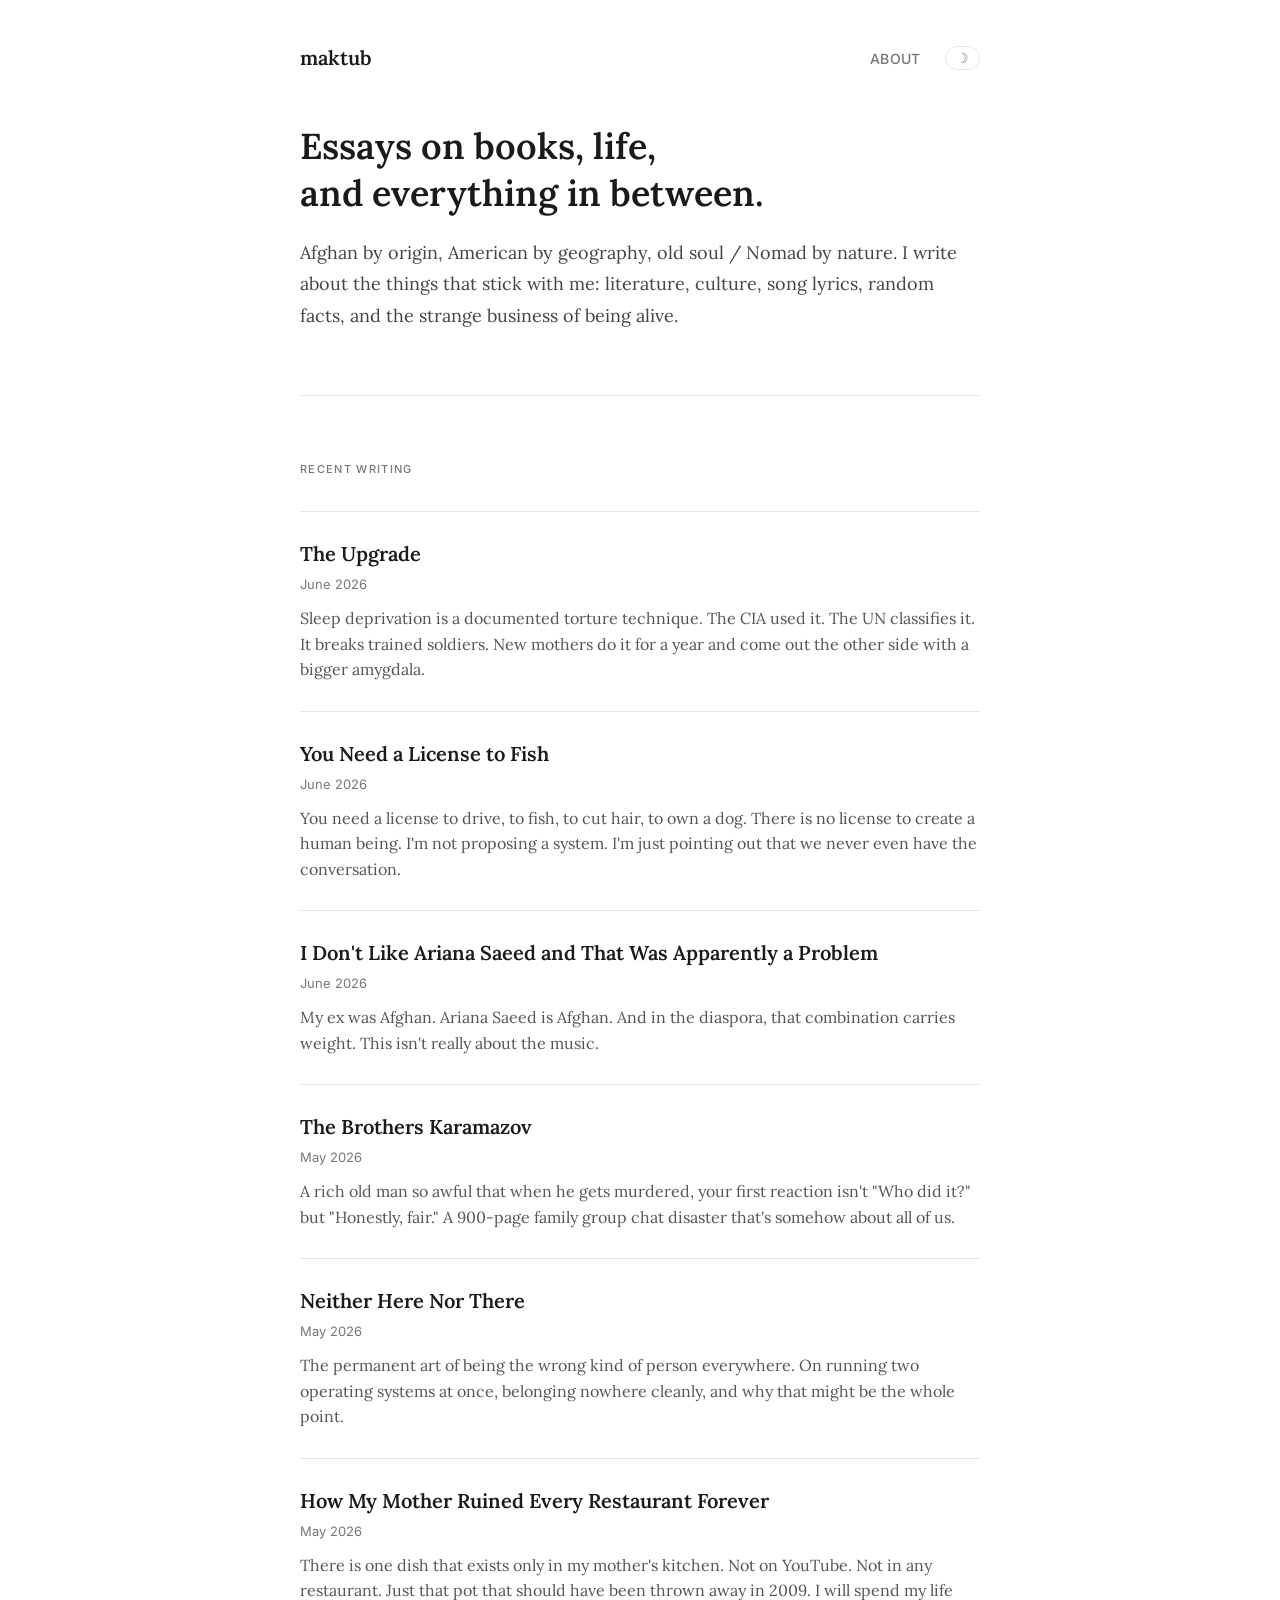
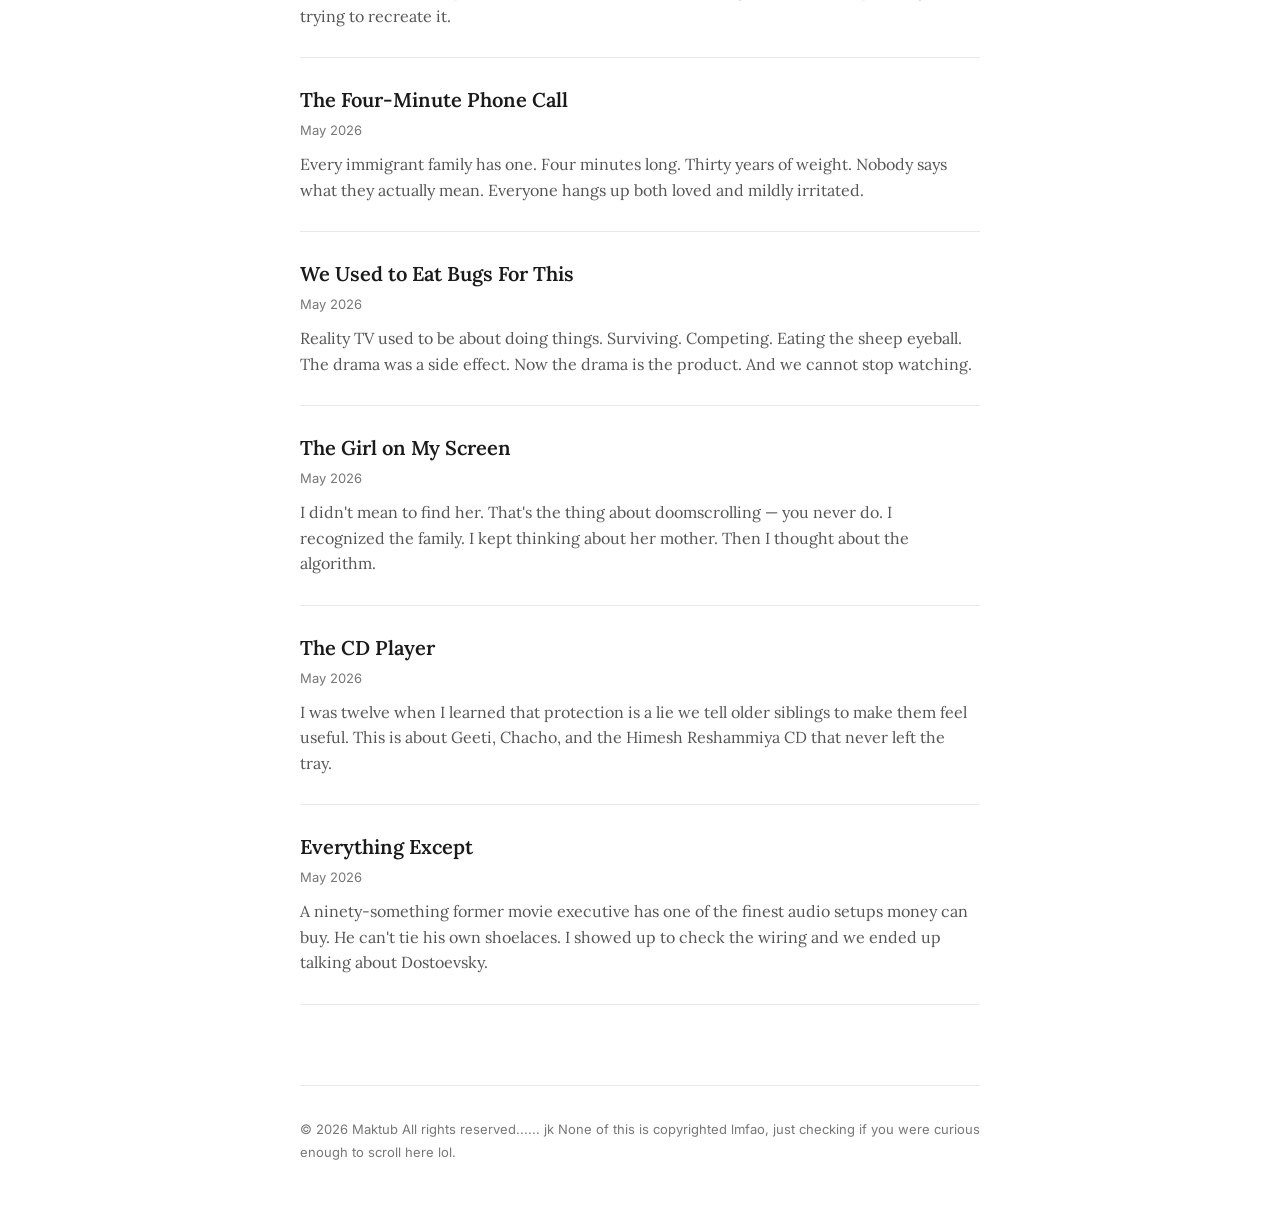
<file: index.html>
<!DOCTYPE html>
<html lang="en">
<head>
  <meta charset="UTF-8">
  <meta name="viewport" content="width=device-width, initial-scale=1.0">
  <title>maktub</title>
  <link rel="stylesheet" href="style.css">
</head>
<body>

  <nav>
    <a href="index.html" class="nav-logo">maktub</a>
    <div style="display:flex; align-items:center; gap:24px;">
      <ul class="nav-links">
        <li><a href="about.html">About</a></li>
      </ul>
      <button class="theme-toggle" onclick="toggleTheme()" title="Toggle dark mode">
        <span class="icon" id="theme-icon">☽</span>
      </button>
    </div>
  </nav>

  <main>

    <section class="hero">
      <h1>Essays on books, life,<br>and everything in between.</h1>
      <p>Afghan by origin, American by geography, old soul / Nomad by nature. I write about the things that stick with me: literature, culture, song lyrics, random facts, and the strange business of being alive.</p>
    </section>

    <section class="articles-section">
      <h2>Recent writing</h2>
      <ul class="article-list">

        <li>
          <a href="articles/2026-06-07-the-upgrade.html">
            <div class="article-title">The Upgrade</div>
            <div class="article-meta">June 2026</div>
            <div class="article-excerpt">Sleep deprivation is a documented torture technique. The CIA used it. The UN classifies it. It breaks trained soldiers. New mothers do it for a year and come out the other side with a bigger amygdala.</div>
          </a>
        </li>

        <li>
          <a href="articles/2026-06-06-you-need-a-license-to-fish.html">
            <div class="article-title">You Need a License to Fish</div>
            <div class="article-meta">June 2026</div>
            <div class="article-excerpt">You need a license to drive, to fish, to cut hair, to own a dog. There is no license to create a human being. I'm not proposing a system. I'm just pointing out that we never even have the conversation.</div>
          </a>
        </li>

        <li>
          <a href="articles/i-dont-like-ariana-saeed.html">
            <div class="article-title">I Don't Like Ariana Saeed and That Was Apparently a Problem</div>
            <div class="article-meta">June 2026</div>
            <div class="article-excerpt">My ex was Afghan. Ariana Saeed is Afghan. And in the diaspora, that combination carries weight. This isn't really about the music.</div>
          </a>
        </li>

        <li>
          <a href="articles/the-brothers-karamazov.html">
            <div class="article-title">The Brothers Karamazov</div>
            <div class="article-meta">May 2026</div>
            <div class="article-excerpt">A rich old man so awful that when he gets murdered, your first reaction isn't "Who did it?" but "Honestly, fair." A 900-page family group chat disaster that's somehow about all of us.</div>
          </a>
        </li>

        <li>
          <a href="articles/neither-here-nor-there.html">
            <div class="article-title">Neither Here Nor There</div>
            <div class="article-meta">May 2026</div>
            <div class="article-excerpt">The permanent art of being the wrong kind of person everywhere. On running two operating systems at once, belonging nowhere cleanly, and why that might be the whole point.</div>
          </a>
        </li>

        <li>
          <a href="articles/how-my-mother-ruined-every-restaurant-forever.html">
            <div class="article-title">How My Mother Ruined Every Restaurant Forever</div>
            <div class="article-meta">May 2026</div>
            <div class="article-excerpt">There is one dish that exists only in my mother's kitchen. Not on YouTube. Not in any restaurant. Just that pot that should have been thrown away in 2009. I will spend my life trying to recreate it.</div>
          </a>
        </li>

        <li>
          <a href="articles/the-four-minute-phone-call.html">
            <div class="article-title">The Four-Minute Phone Call</div>
            <div class="article-meta">May 2026</div>
            <div class="article-excerpt">Every immigrant family has one. Four minutes long. Thirty years of weight. Nobody says what they actually mean. Everyone hangs up both loved and mildly irritated.</div>
          </a>
        </li>

        <li>
          <a href="articles/we-used-to-eat-bugs-for-this.html">
            <div class="article-title">We Used to Eat Bugs For This</div>
            <div class="article-meta">May 2026</div>
            <div class="article-excerpt">Reality TV used to be about doing things. Surviving. Competing. Eating the sheep eyeball. The drama was a side effect. Now the drama is the product. And we cannot stop watching.</div>
          </a>
        </li>

        <li>
          <a href="articles/the-girl-on-my-screen.html">
            <div class="article-title">The Girl on My Screen</div>
            <div class="article-meta">May 2026</div>
            <div class="article-excerpt">I didn't mean to find her. That's the thing about doomscrolling — you never do. I recognized the family. I kept thinking about her mother. Then I thought about the algorithm.</div>
          </a>
        </li>

        <li>
          <a href="articles/the-cd-player.html">
            <div class="article-title">The CD Player</div>
            <div class="article-meta">May 2026</div>
            <div class="article-excerpt">I was twelve when I learned that protection is a lie we tell older siblings to make them feel useful. This is about Geeti, Chacho, and the Himesh Reshammiya CD that never left the tray.</div>
          </a>
        </li>

        <li>
          <a href="articles/everything-except.html">
            <div class="article-title">Everything Except</div>
            <div class="article-meta">May 2026</div>
            <div class="article-excerpt">A ninety-something former movie executive has one of the finest audio setups money can buy. He can't tie his own shoelaces. I showed up to check the wiring and we ended up talking about Dostoevsky.</div>
          </a>
        </li>

      </ul>
    </section>

  </main>

  <footer>
    &copy; 2026 Maktub All rights reserved...... jk None of this is copyrighted lmfao, just checking if you were curious enough to scroll here lol.
  </footer>

  <script>
    const icon = document.getElementById('theme-icon');
    if (localStorage.getItem('theme') === 'dark') {
      document.body.classList.add('dark');
      icon.textContent = '☀';
    }
    function toggleTheme() {
      document.body.classList.toggle('dark');
      const dark = document.body.classList.contains('dark');
      localStorage.setItem('theme', dark ? 'dark' : 'light');
      icon.textContent = dark ? '☀' : '☽';
    }
  </script>

</body>
</html>
</file>
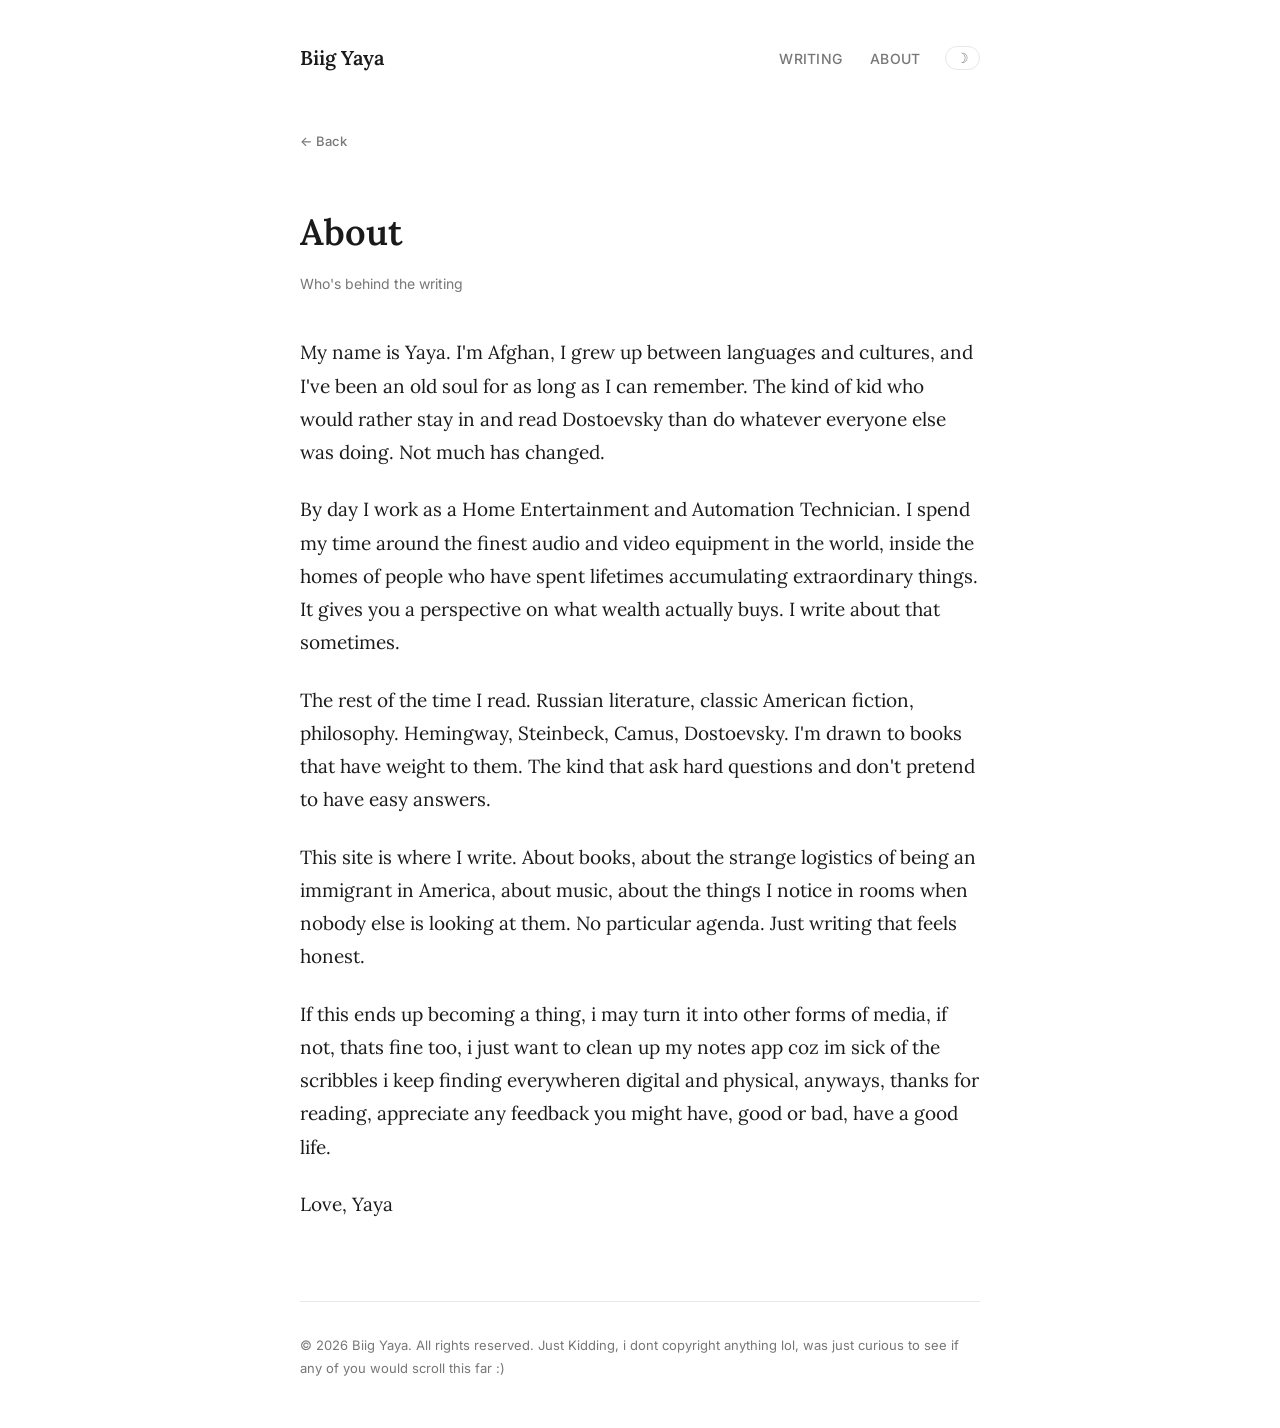
<file: about.html>
<!DOCTYPE html>
<html lang="en">
<head>
  <meta charset="UTF-8">
  <meta name="viewport" content="width=device-width, initial-scale=1.0">
  <title>About </title>
  <link rel="stylesheet" href="style.css">
</head>
<body>

  <nav>
    <a href="index.html" class="nav-logo">Biig Yaya</a>
    <div style="display:flex; align-items:center; gap:24px;">
      <ul class="nav-links">
        <li><a href="index.html">Writing</a></li>
        <li><a href="about.html">About</a></li>
      </ul>
      <button class="theme-toggle" onclick="toggleTheme()" title="Toggle dark mode">
        <span class="icon" id="theme-icon">☽</span>
      </button>
    </div>
  </nav>

  <main>

    <a href="index.html" class="back-link">← Back</a>

    <div class="about-header">
      <h1>About</h1>
      <p class="subtitle">Who's behind the writing</p>
    </div>

    <div class="about-body">
      <p>My name is Yaya. I'm Afghan, I grew up between languages and cultures, and I've been an old soul for as long as I can remember. The kind of kid who would rather stay in and read Dostoevsky than do whatever everyone else was doing. Not much has changed.</p>

      <p>By day I work as a Home Entertainment and Automation Technician. I spend my time around the finest audio and video equipment in the world, inside the homes of people who have spent lifetimes accumulating extraordinary things. It gives you a perspective on what wealth actually buys. I write about that sometimes.</p>

      <p>The rest of the time I read. Russian literature, classic American fiction, philosophy. Hemingway, Steinbeck, Camus, Dostoevsky. I'm drawn to books that have weight to them. The kind that ask hard questions and don't pretend to have easy answers.</p>

      <p>This site is where I write. About books, about the strange logistics of being an immigrant in America, about music, about the things I notice in rooms when nobody else is looking at them. No particular agenda. Just writing that feels honest.</p>

      <p>If this ends up becoming a thing, i may turn it into other forms of media, if not, thats fine too, i just want to clean up my notes app coz im sick of the scribbles i keep finding everywheren digital and physical, anyways, thanks for reading, appreciate any feedback you might have, good or bad, have a good life. </p>
	
	    <p>Love, Yaya</p>

    </div>

  </main>

  <footer>
    &copy; 2026 Biig Yaya. All rights reserved. Just Kidding, i dont copyright anything lol, was just curious to see if any of you would scroll this far :)
  </footer>

  <script>
    const icon = document.getElementById('theme-icon');
    if (localStorage.getItem('theme') === 'dark') {
      document.body.classList.add('dark');
      icon.textContent = '☀';
    }
    function toggleTheme() {
      document.body.classList.toggle('dark');
      const dark = document.body.classList.contains('dark');
      localStorage.setItem('theme', dark ? 'dark' : 'light');
      icon.textContent = dark ? '☀' : '☽';
    }
  </script>

</body>
</html>
</file>
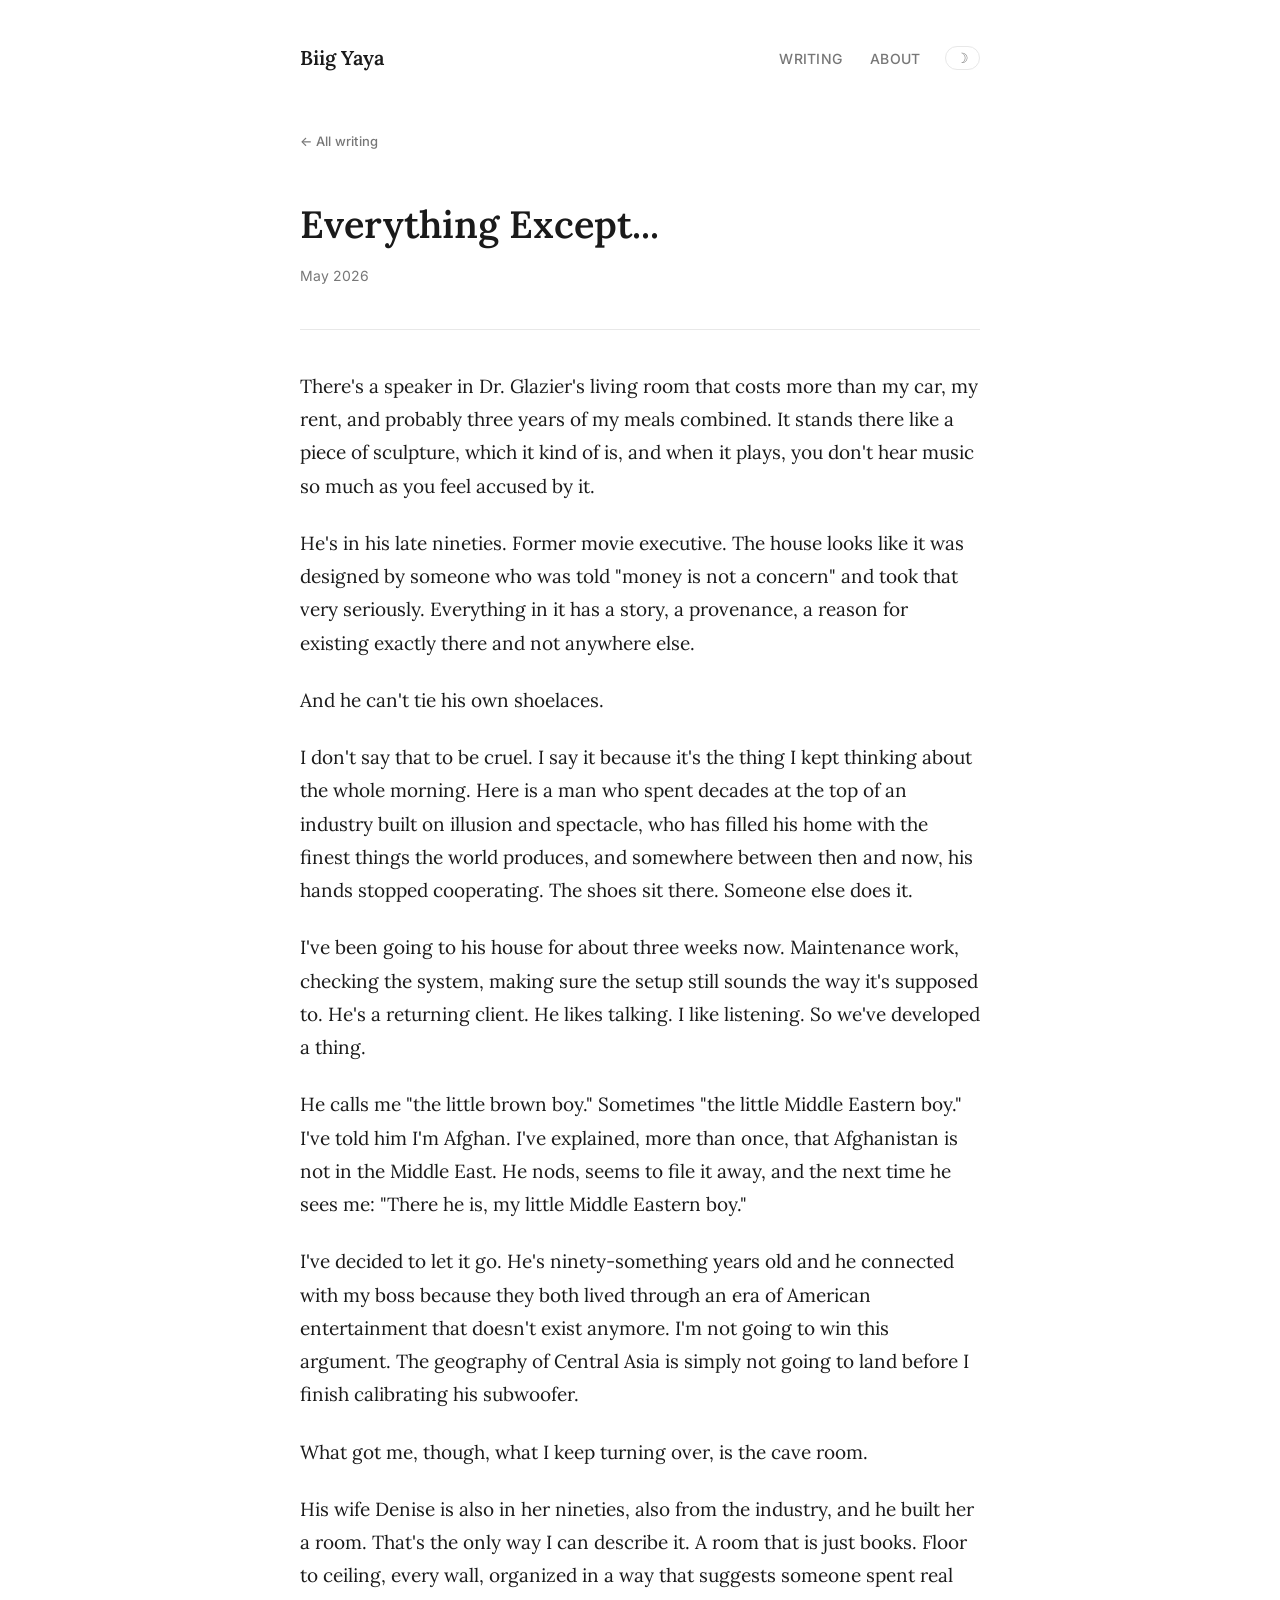
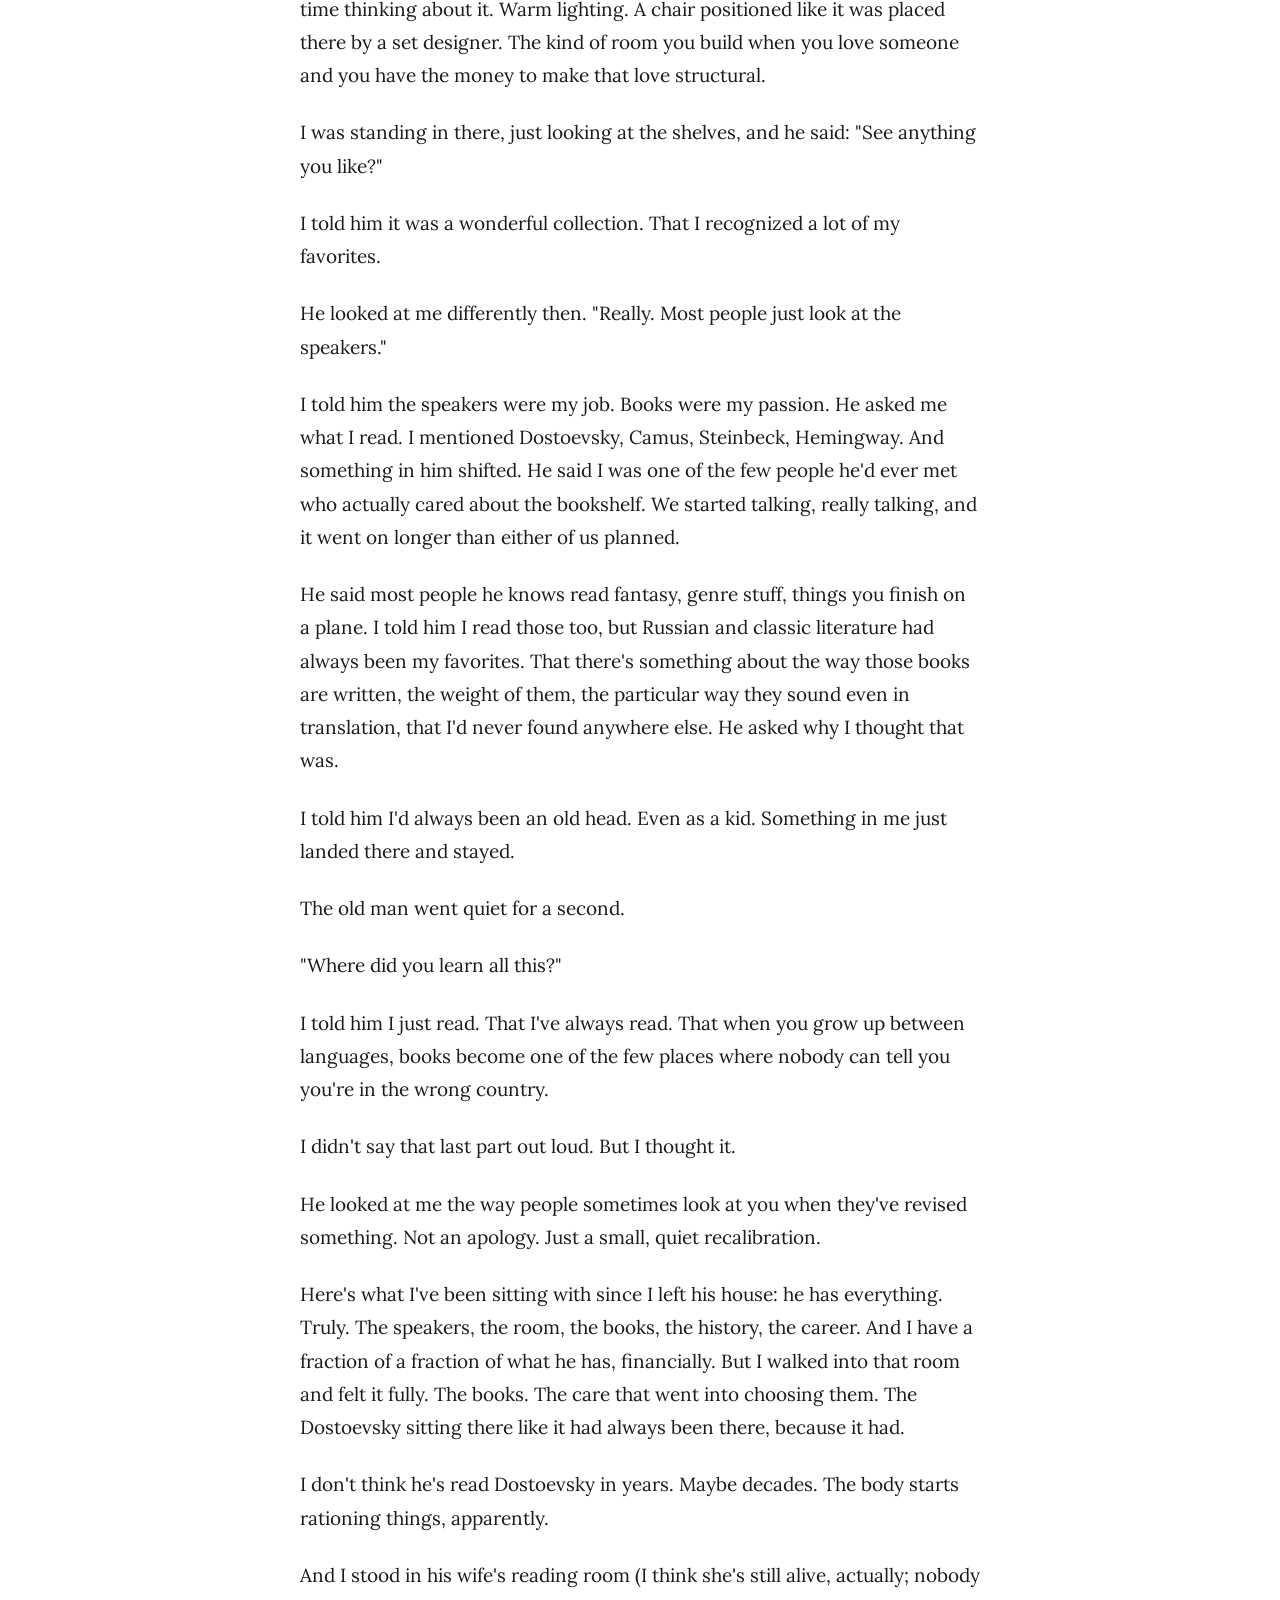
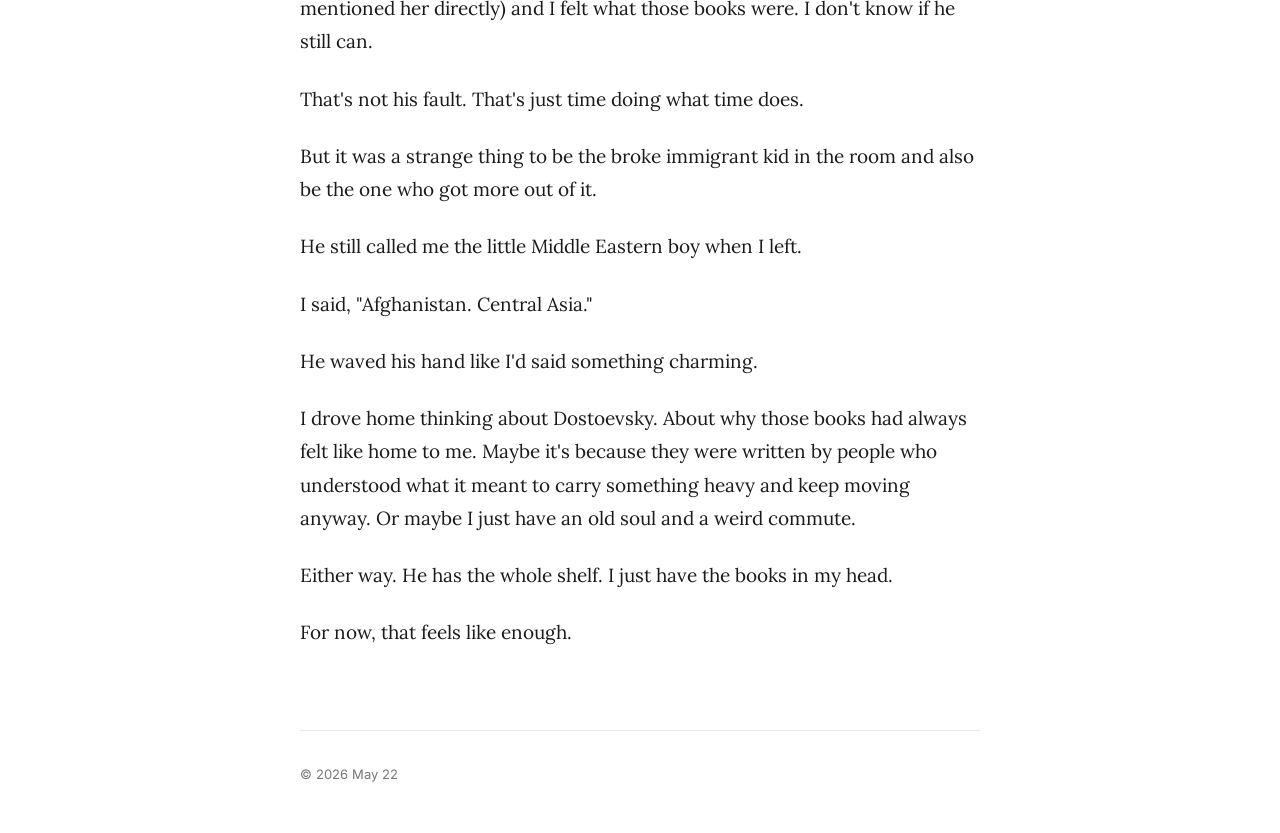
<file: articles/everything-except.html>
<!DOCTYPE html>
<html lang="en">
<head>
  <meta charset="UTF-8">
  <meta name="viewport" content="width=device-width, initial-scale=1.0">
  <title>Everything Except...</title>
  <link rel="stylesheet" href="../style.css">
</head>
<body>

  <nav>
    <a href="../index.html" class="nav-logo">Biig Yaya</a>
    <div style="display:flex; align-items:center; gap:24px;">
      <ul class="nav-links">
        <li><a href="../index.html">Writing</a></li>
        <li><a href="../about.html">About</a></li>
      </ul>
      <button class="theme-toggle" onclick="toggleTheme()" title="Toggle dark mode">
        <span class="icon" id="theme-icon">☽</span>
      </button>
    </div>
  </nav>

  <main>

    <a href="../index.html" class="back-link">← All writing</a>

    <div class="article-header">
      <h1>Everything Except...</h1>
      <div class="meta">May 2026</div>
    </div>

    <div class="article-body">

      <p>There's a speaker in Dr. Glazier's living room that costs more than my car, my rent, and probably three years of my meals combined. It stands there like a piece of sculpture, which it kind of is, and when it plays, you don't hear music so much as you feel accused by it.</p>

      <p>He's in his late nineties. Former movie executive. The house looks like it was designed by someone who was told "money is not a concern" and took that very seriously. Everything in it has a story, a provenance, a reason for existing exactly there and not anywhere else.</p>

      <p>And he can't tie his own shoelaces.</p>

      <p>I don't say that to be cruel. I say it because it's the thing I kept thinking about the whole morning. Here is a man who spent decades at the top of an industry built on illusion and spectacle, who has filled his home with the finest things the world produces, and somewhere between then and now, his hands stopped cooperating. The shoes sit there. Someone else does it.</p>

      <p>I've been going to his house for about three weeks now. Maintenance work, checking the system, making sure the setup still sounds the way it's supposed to. He's a returning client. He likes talking. I like listening. So we've developed a thing.</p>

      <p>He calls me "the little brown boy." Sometimes "the little Middle Eastern boy." I've told him I'm Afghan. I've explained, more than once, that Afghanistan is not in the Middle East. He nods, seems to file it away, and the next time he sees me: "There he is, my little Middle Eastern boy."</p>

      <p>I've decided to let it go. He's ninety-something years old and he connected with my boss because they both lived through an era of American entertainment that doesn't exist anymore. I'm not going to win this argument. The geography of Central Asia is simply not going to land before I finish calibrating his subwoofer.</p>

      <p>What got me, though, what I keep turning over, is the cave room.</p>

      <p>His wife Denise is also in her nineties, also from the industry, and he built her a room. That's the only way I can describe it. A room that is just books. Floor to ceiling, every wall, organized in a way that suggests someone spent real time thinking about it. Warm lighting. A chair positioned like it was placed there by a set designer. The kind of room you build when you love someone and you have the money to make that love structural.</p>

      <p>I was standing in there, just looking at the shelves, and he said: "See anything you like?"</p>

      <p>I told him it was a wonderful collection. That I recognized a lot of my favorites.</p>

      <p>He looked at me differently then. "Really. Most people just look at the speakers."</p>

      <p>I told him the speakers were my job. Books were my passion. He asked me what I read. I mentioned Dostoevsky, Camus, Steinbeck, Hemingway. And something in him shifted. He said I was one of the few people he'd ever met who actually cared about the bookshelf. We started talking, really talking, and it went on longer than either of us planned.</p>

      <p>He said most people he knows read fantasy, genre stuff, things you finish on a plane. I told him I read those too, but Russian and classic literature had always been my favorites. That there's something about the way those books are written, the weight of them, the particular way they sound even in translation, that I'd never found anywhere else. He asked why I thought that was.</p>

      <p>I told him I'd always been an old head. Even as a kid. Something in me just landed there and stayed.</p>

      <p>The old man went quiet for a second.</p>

      <p>"Where did you learn all this?"</p>

      <p>I told him I just read. That I've always read. That when you grow up between languages, books become one of the few places where nobody can tell you you're in the wrong country.</p>

      <p>I didn't say that last part out loud. But I thought it.</p>

      <p>He looked at me the way people sometimes look at you when they've revised something. Not an apology. Just a small, quiet recalibration.</p>

      <p>Here's what I've been sitting with since I left his house: he has everything. Truly. The speakers, the room, the books, the history, the career. And I have a fraction of a fraction of what he has, financially. But I walked into that room and felt it fully. The books. The care that went into choosing them. The Dostoevsky sitting there like it had always been there, because it had.</p>

      <p>I don't think he's read Dostoevsky in years. Maybe decades. The body starts rationing things, apparently.</p>

      <p>And I stood in his wife's reading room (I think she's still alive, actually; nobody mentioned her directly) and I felt what those books were. I don't know if he still can.</p>

      <p>That's not his fault. That's just time doing what time does.</p>

      <p>But it was a strange thing to be the broke immigrant kid in the room and also be the one who got more out of it.</p>

      <p>He still called me the little Middle Eastern boy when I left.</p>

      <p>I said, "Afghanistan. Central Asia."</p>

      <p>He waved his hand like I'd said something charming.</p>

      <p>I drove home thinking about Dostoevsky. About why those books had always felt like home to me. Maybe it's because they were written by people who understood what it meant to carry something heavy and keep moving anyway. Or maybe I just have an old soul and a weird commute.</p>

      <p>Either way. He has the whole shelf. I just have the books in my head.</p>

      <p>For now, that feels like enough.</p>

    </div>

  </main>

  <footer>
    &copy; 2026 May 22
  </footer>

  <script>
    const icon = document.getElementById('theme-icon');
    if (localStorage.getItem('theme') === 'dark') {
      document.body.classList.add('dark');
      icon.textContent = '☀';
    }
    function toggleTheme() {
      document.body.classList.toggle('dark');
      const dark = document.body.classList.contains('dark');
      localStorage.setItem('theme', dark ? 'dark' : 'light');
      icon.textContent = dark ? '☀' : '☽';
    }
  </script>

</body>
</html>
</file>
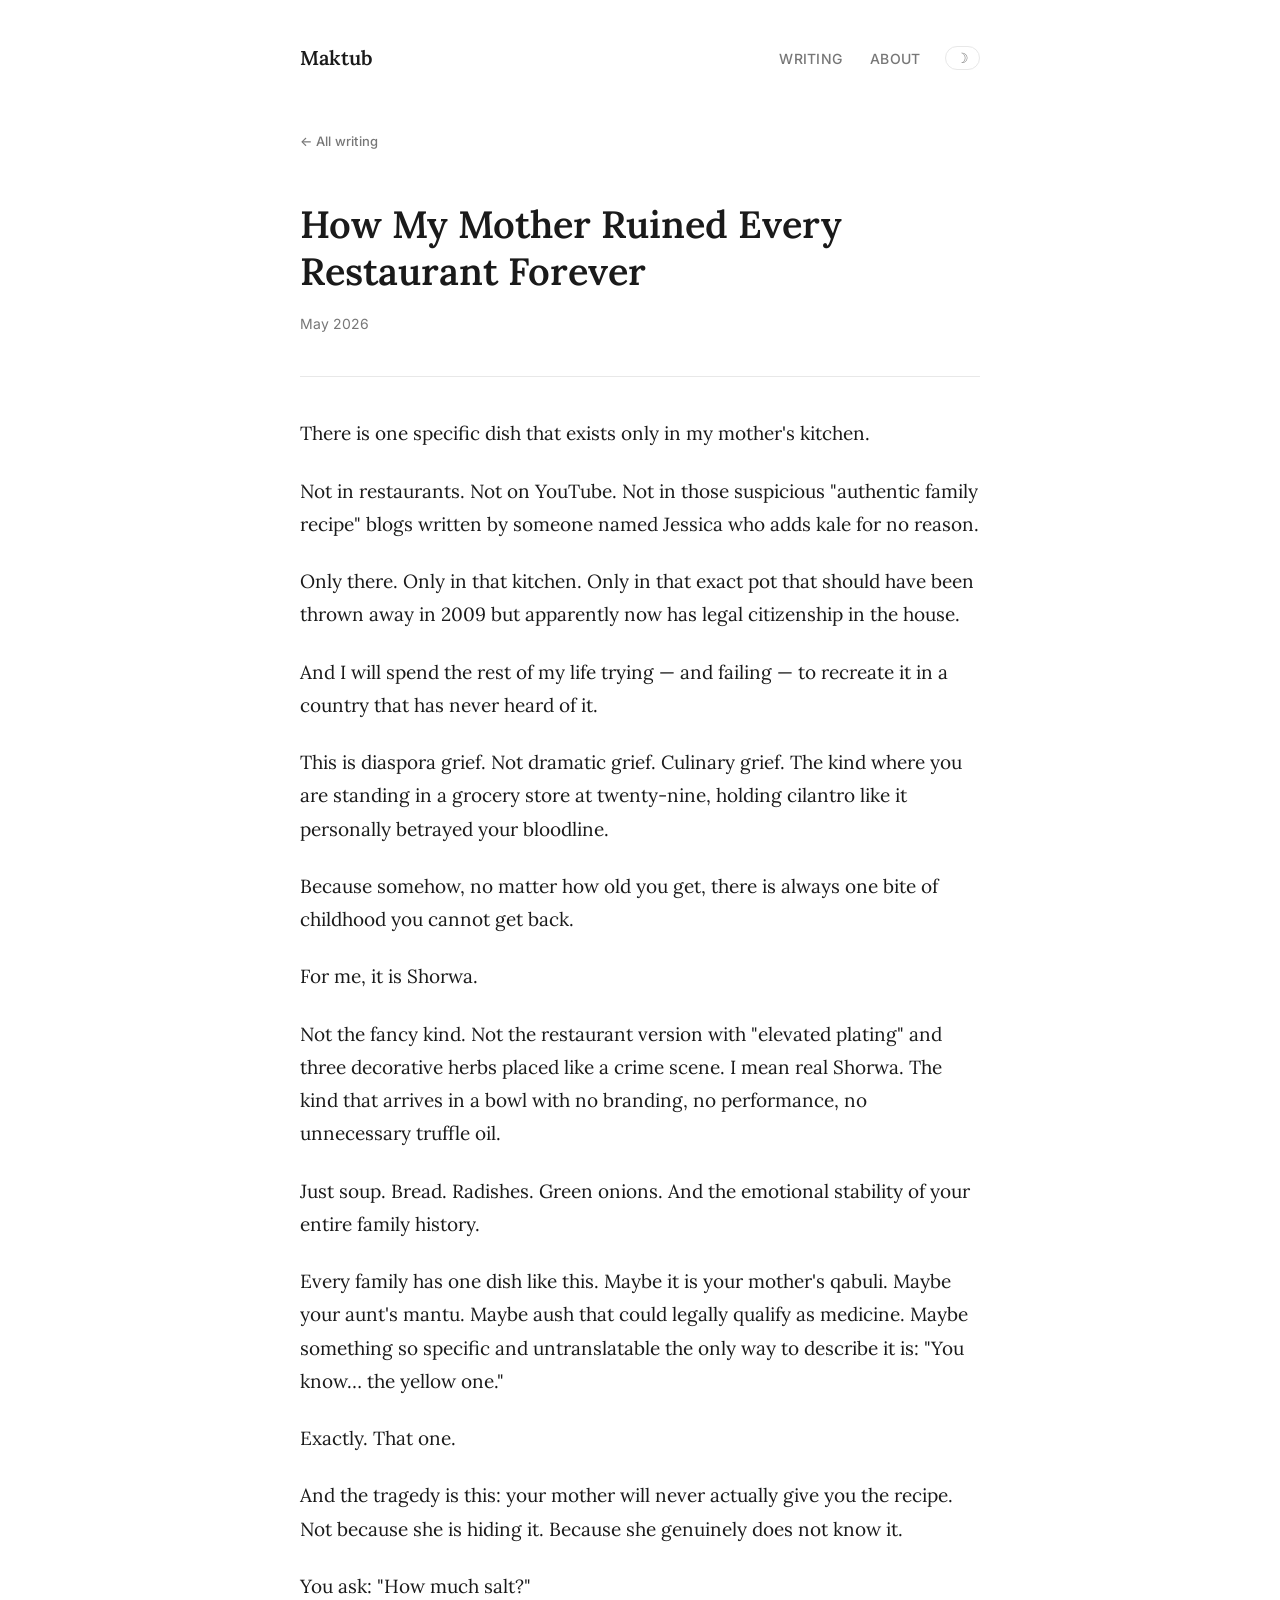
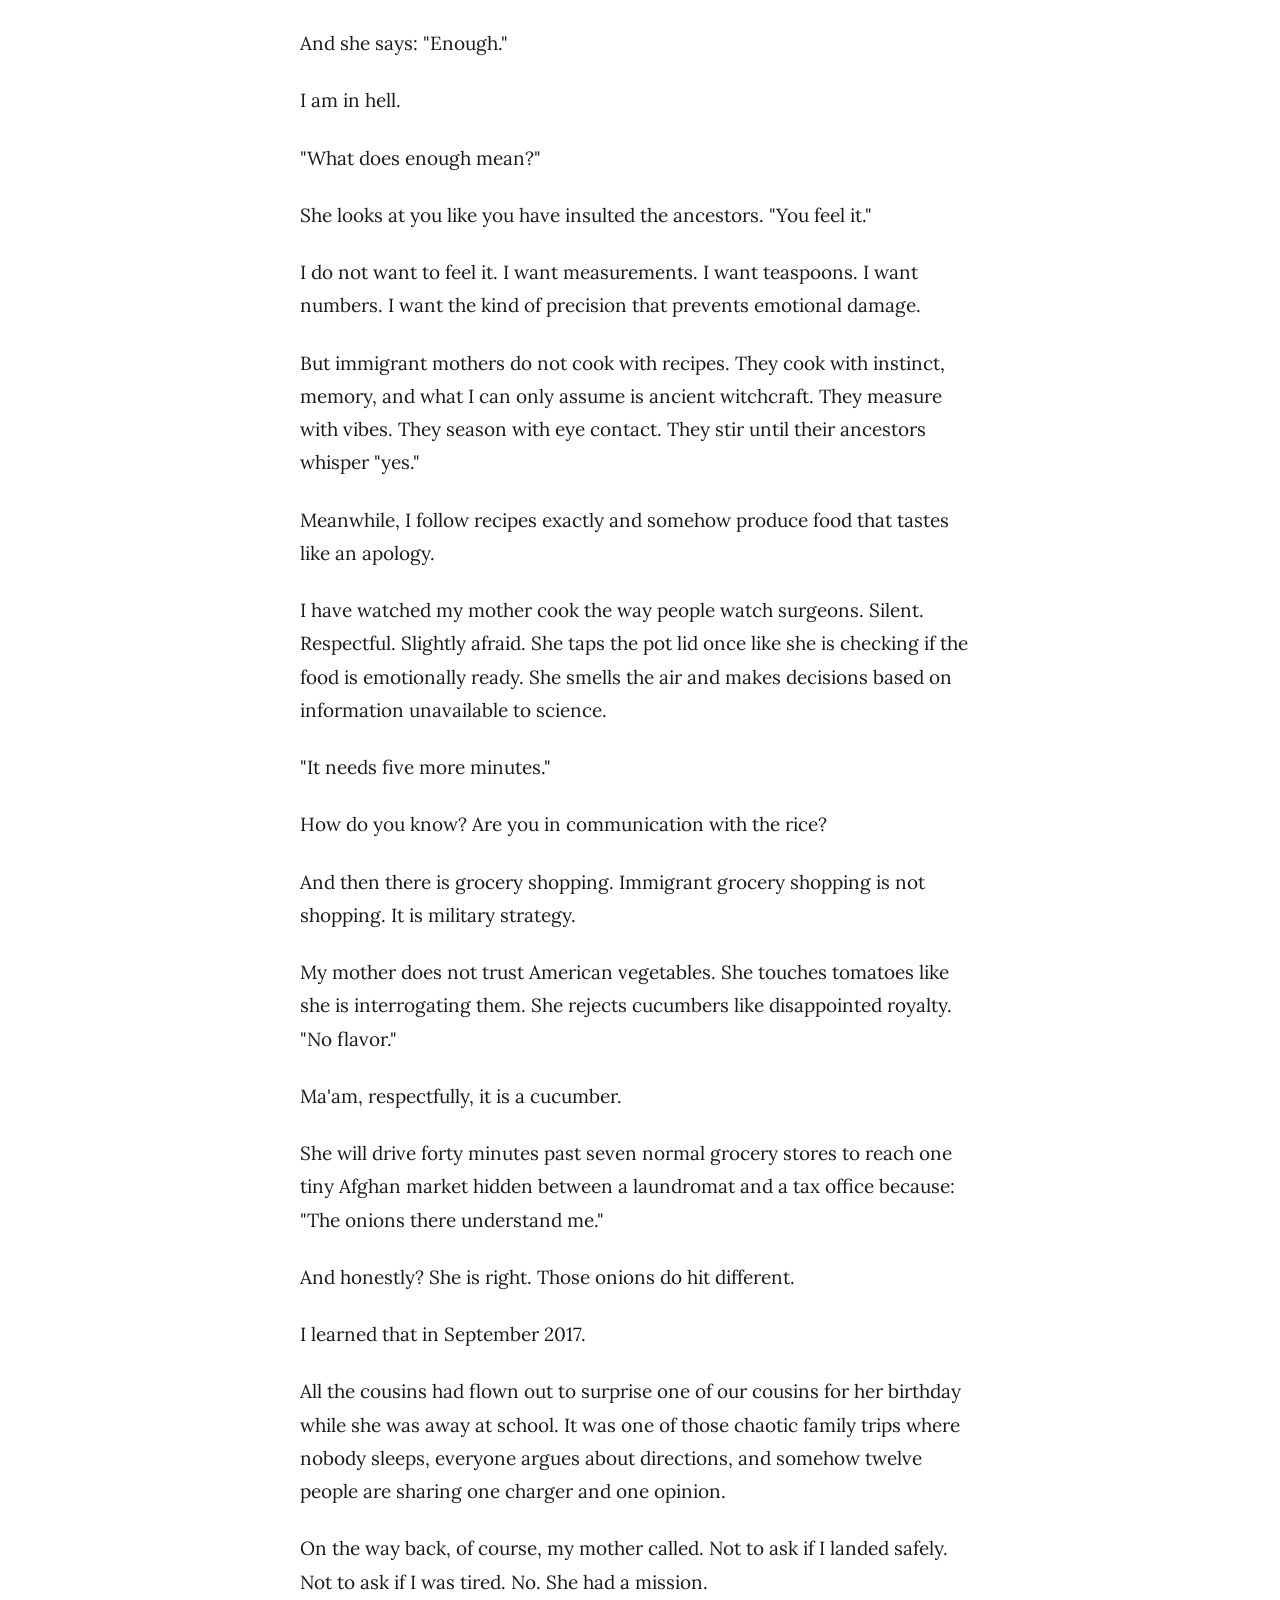
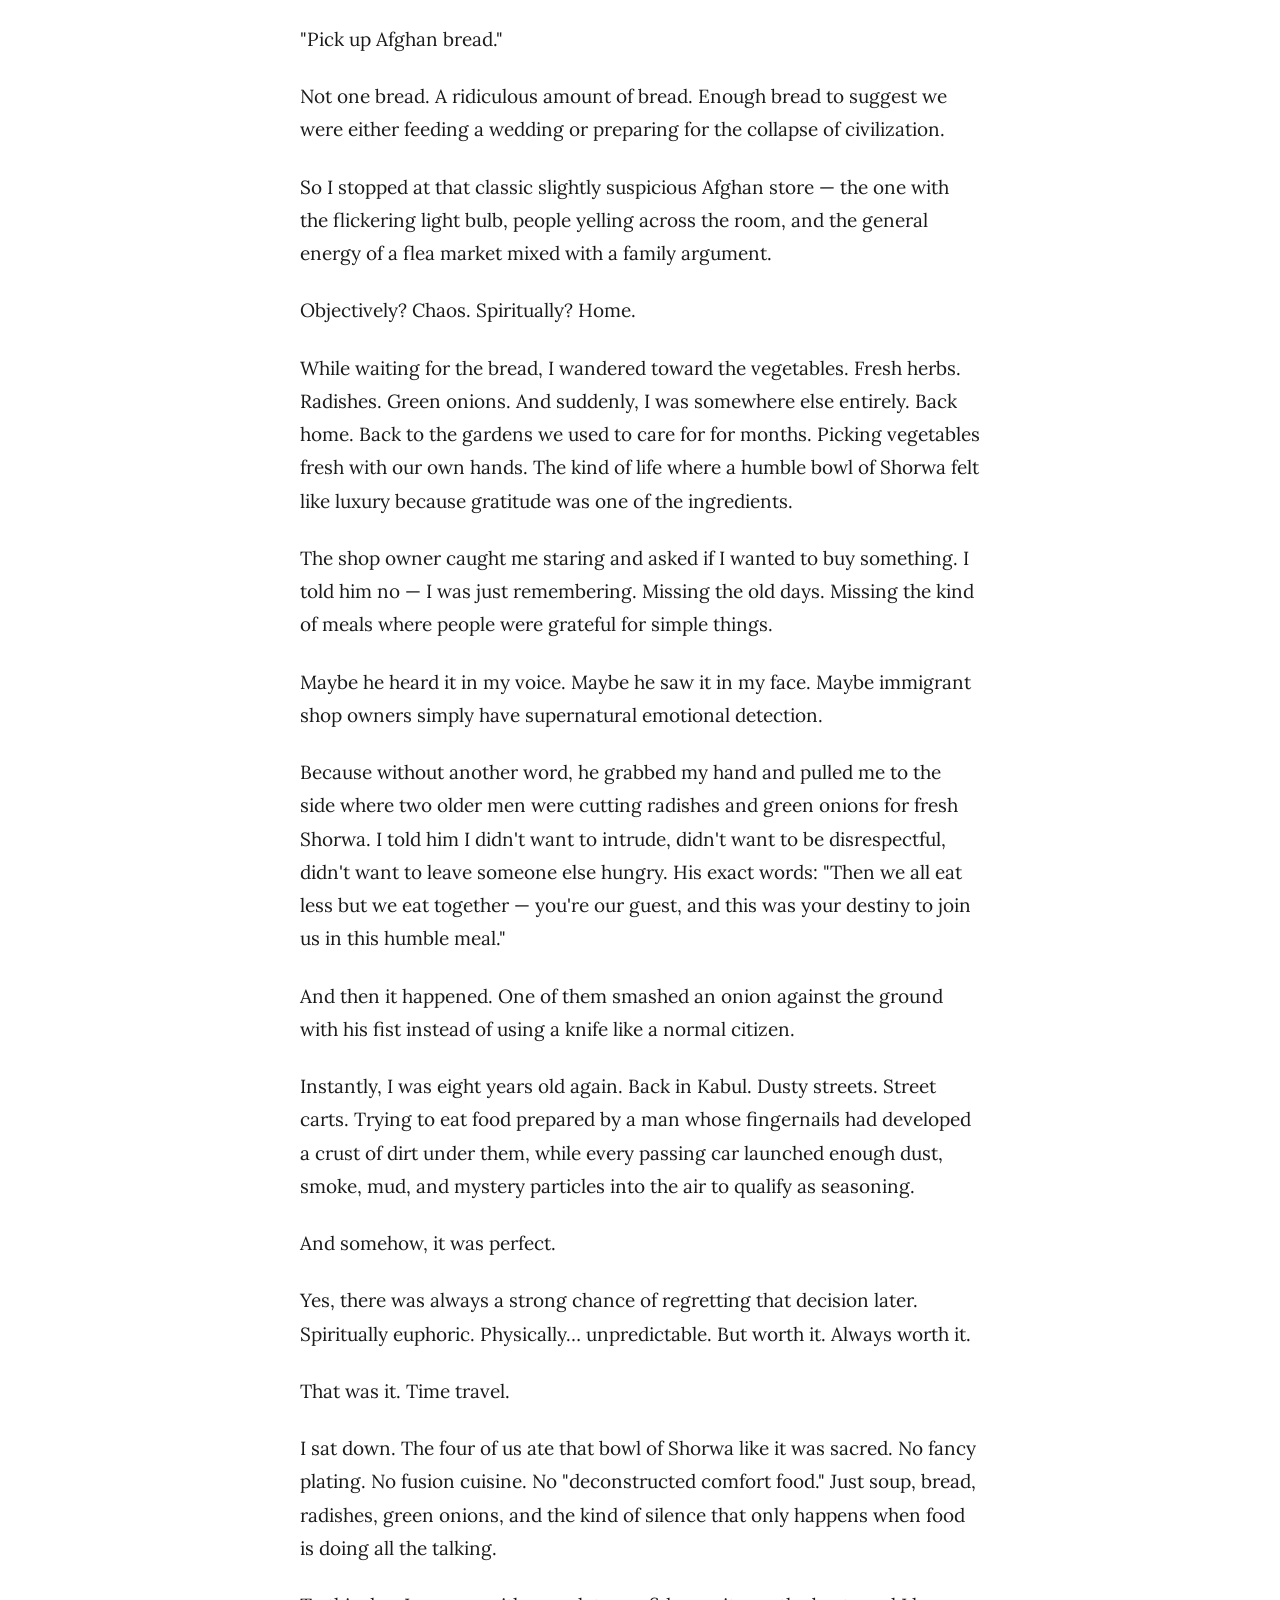
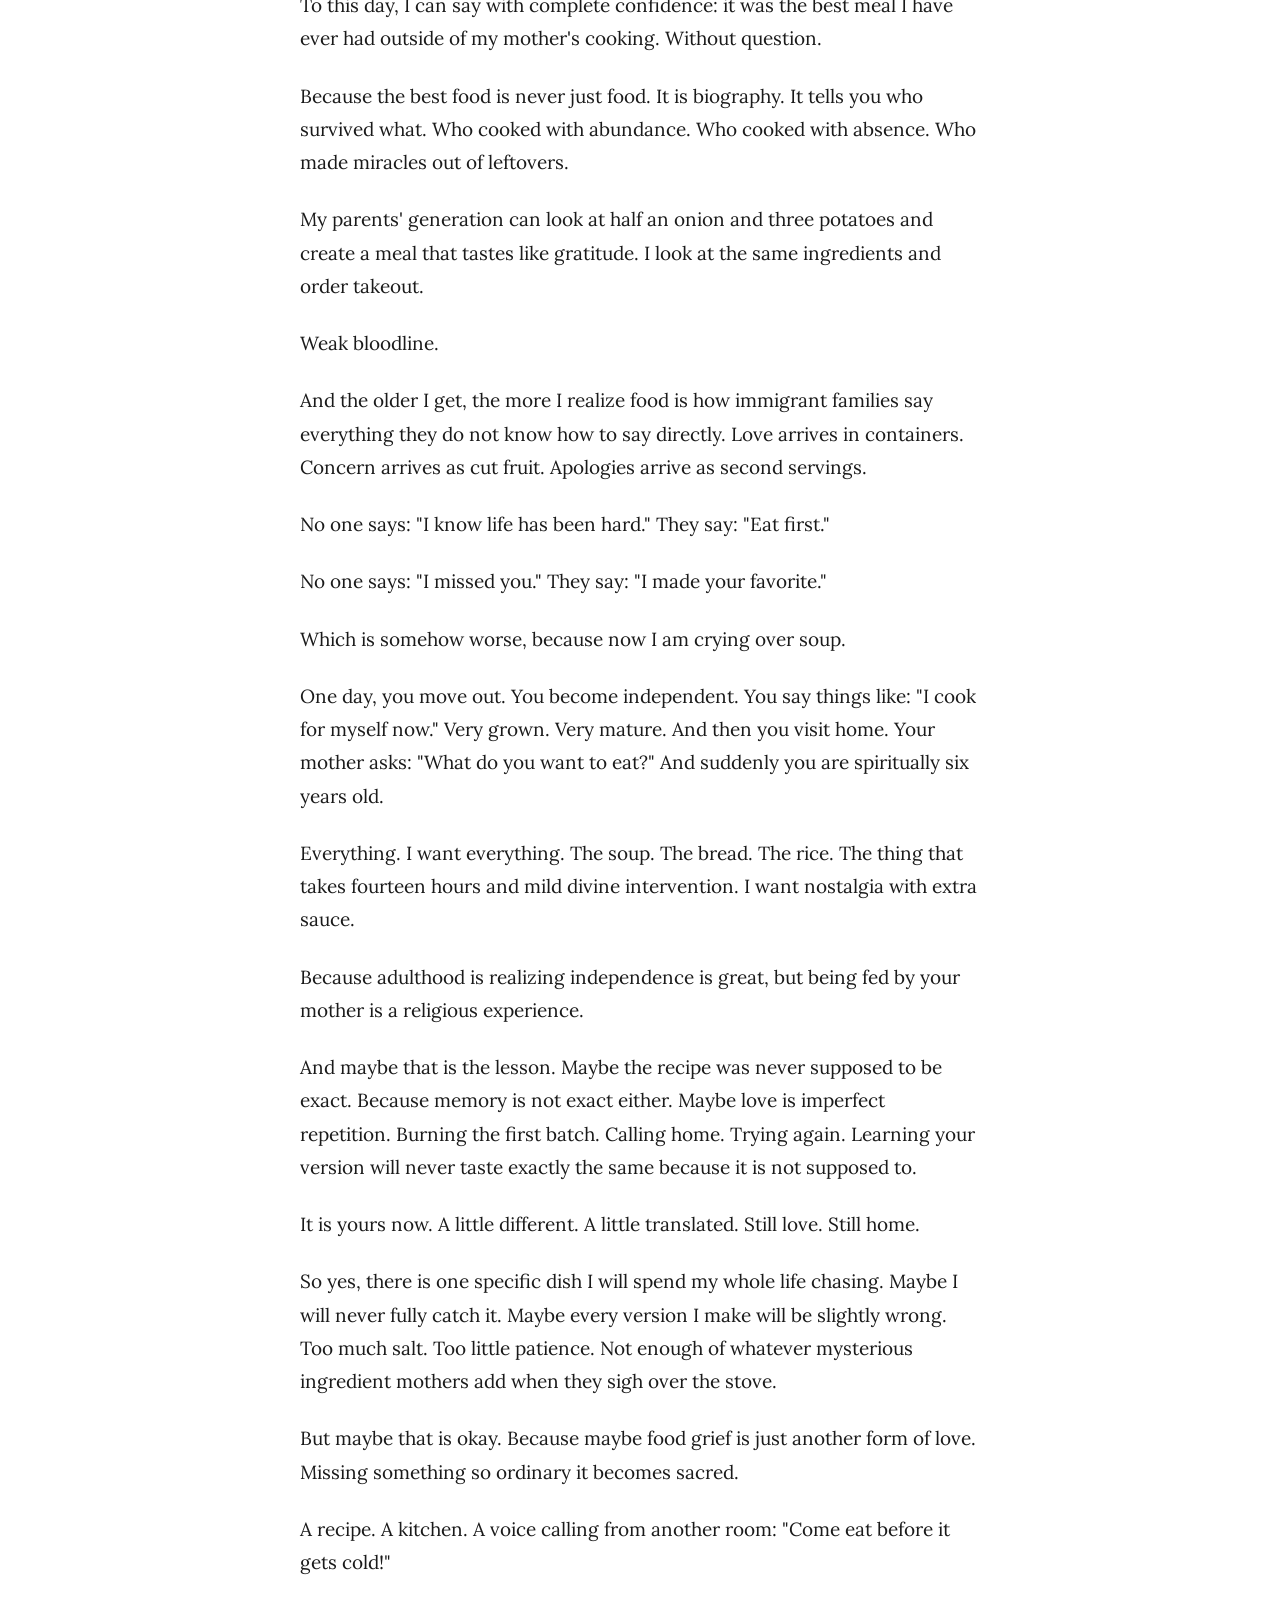
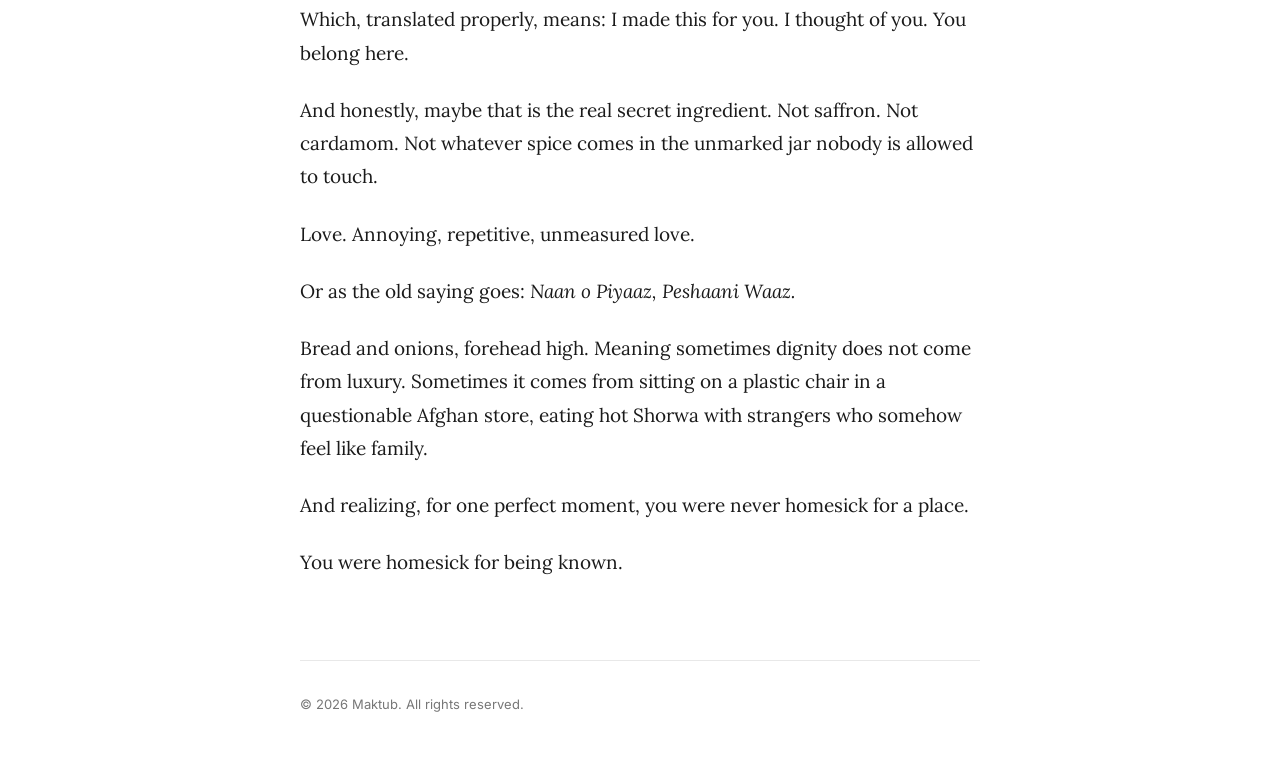
<file: articles/how-my-mother-ruined-every-restaurant-forever.html>
<!DOCTYPE html>
<html lang="en">
<head>
  <meta charset="UTF-8">
  <meta name="viewport" content="width=device-width, initial-scale=1.0">
  <title>How My Mother Ruined Every Restaurant Forever</title>
  <link rel="stylesheet" href="../style.css">
</head>
<body>

  <nav>
    <a href="../index.html" class="nav-logo">Maktub</a>
    <div style="display:flex; align-items:center; gap:24px;">
      <ul class="nav-links">
        <li><a href="../index.html">Writing</a></li>
        <li><a href="../about.html">About</a></li>
      </ul>
      <button class="theme-toggle" onclick="toggleTheme()" title="Toggle dark mode">
        <span class="icon" id="theme-icon">☽</span>
      </button>
    </div>
  </nav>

  <main>

    <a href="../index.html" class="back-link">← All writing</a>

    <div class="article-header">
      <h1>How My Mother Ruined Every Restaurant Forever</h1>
      <div class="meta">May 2026</div>
    </div>

    <div class="article-body">

      <p>There is one specific dish that exists only in my mother's kitchen.</p>

      <p>Not in restaurants. Not on YouTube. Not in those suspicious "authentic family recipe" blogs written by someone named Jessica who adds kale for no reason.</p>

      <p>Only there. Only in that kitchen. Only in that exact pot that should have been thrown away in 2009 but apparently now has legal citizenship in the house.</p>

      <p>And I will spend the rest of my life trying — and failing — to recreate it in a country that has never heard of it.</p>

      <p>This is diaspora grief. Not dramatic grief. Culinary grief. The kind where you are standing in a grocery store at twenty-nine, holding cilantro like it personally betrayed your bloodline.</p>

      <p>Because somehow, no matter how old you get, there is always one bite of childhood you cannot get back.</p>

      <p>For me, it is Shorwa.</p>

      <p>Not the fancy kind. Not the restaurant version with "elevated plating" and three decorative herbs placed like a crime scene. I mean real Shorwa. The kind that arrives in a bowl with no branding, no performance, no unnecessary truffle oil.</p>

      <p>Just soup. Bread. Radishes. Green onions. And the emotional stability of your entire family history.</p>

      <p>Every family has one dish like this. Maybe it is your mother's qabuli. Maybe your aunt's mantu. Maybe aush that could legally qualify as medicine. Maybe something so specific and untranslatable the only way to describe it is: "You know… the yellow one."</p>

      <p>Exactly. That one.</p>

      <p>And the tragedy is this: your mother will never actually give you the recipe. Not because she is hiding it. Because she genuinely does not know it.</p>

      <p>You ask: "How much salt?"</p>

      <p>And she says: "Enough."</p>

      <p>I am in hell.</p>

      <p>"What does enough mean?"</p>

      <p>She looks at you like you have insulted the ancestors. "You feel it."</p>

      <p>I do not want to feel it. I want measurements. I want teaspoons. I want numbers. I want the kind of precision that prevents emotional damage.</p>

      <p>But immigrant mothers do not cook with recipes. They cook with instinct, memory, and what I can only assume is ancient witchcraft. They measure with vibes. They season with eye contact. They stir until their ancestors whisper "yes."</p>

      <p>Meanwhile, I follow recipes exactly and somehow produce food that tastes like an apology.</p>

      <p>I have watched my mother cook the way people watch surgeons. Silent. Respectful. Slightly afraid. She taps the pot lid once like she is checking if the food is emotionally ready. She smells the air and makes decisions based on information unavailable to science.</p>

      <p>"It needs five more minutes."</p>

      <p>How do you know? Are you in communication with the rice?</p>

      <p>And then there is grocery shopping. Immigrant grocery shopping is not shopping. It is military strategy.</p>

      <p>My mother does not trust American vegetables. She touches tomatoes like she is interrogating them. She rejects cucumbers like disappointed royalty. "No flavor."</p>

      <p>Ma'am, respectfully, it is a cucumber.</p>

      <p>She will drive forty minutes past seven normal grocery stores to reach one tiny Afghan market hidden between a laundromat and a tax office because: "The onions there understand me."</p>

      <p>And honestly? She is right. Those onions do hit different.</p>

      <p>I learned that in September 2017.</p>

      <p>All the cousins had flown out to surprise one of our cousins for her birthday while she was away at school. It was one of those chaotic family trips where nobody sleeps, everyone argues about directions, and somehow twelve people are sharing one charger and one opinion.</p>

      <p>On the way back, of course, my mother called. Not to ask if I landed safely. Not to ask if I was tired. No. She had a mission.</p>

      <p>"Pick up Afghan bread."</p>

      <p>Not one bread. A ridiculous amount of bread. Enough bread to suggest we were either feeding a wedding or preparing for the collapse of civilization.</p>

      <p>So I stopped at that classic slightly suspicious Afghan store — the one with the flickering light bulb, people yelling across the room, and the general energy of a flea market mixed with a family argument.</p>

      <p>Objectively? Chaos. Spiritually? Home.</p>

      <p>While waiting for the bread, I wandered toward the vegetables. Fresh herbs. Radishes. Green onions. And suddenly, I was somewhere else entirely. Back home. Back to the gardens we used to care for for months. Picking vegetables fresh with our own hands. The kind of life where a humble bowl of Shorwa felt like luxury because gratitude was one of the ingredients.</p>

      <p>The shop owner caught me staring and asked if I wanted to buy something. I told him no — I was just remembering. Missing the old days. Missing the kind of meals where people were grateful for simple things.</p>

      <p>Maybe he heard it in my voice. Maybe he saw it in my face. Maybe immigrant shop owners simply have supernatural emotional detection.</p>

      <p>Because without another word, he grabbed my hand and pulled me to the side where two older men were cutting radishes and green onions for fresh Shorwa. I told him I didn't want to intrude, didn't want to be disrespectful, didn't want to leave someone else hungry. His exact words: "Then we all eat less but we eat together — you're our guest, and this was your destiny to join us in this humble meal."</p>

      <p>And then it happened. One of them smashed an onion against the ground with his fist instead of using a knife like a normal citizen.</p>

      <p>Instantly, I was eight years old again. Back in Kabul. Dusty streets. Street carts. Trying to eat food prepared by a man whose fingernails had developed a crust of dirt under them, while every passing car launched enough dust, smoke, mud, and mystery particles into the air to qualify as seasoning.</p>

      <p>And somehow, it was perfect.</p>

      <p>Yes, there was always a strong chance of regretting that decision later. Spiritually euphoric. Physically… unpredictable. But worth it. Always worth it.</p>

      <p>That was it. Time travel.</p>

      <p>I sat down. The four of us ate that bowl of Shorwa like it was sacred. No fancy plating. No fusion cuisine. No "deconstructed comfort food." Just soup, bread, radishes, green onions, and the kind of silence that only happens when food is doing all the talking.</p>

      <p>To this day, I can say with complete confidence: it was the best meal I have ever had outside of my mother's cooking. Without question.</p>

      <p>Because the best food is never just food. It is biography. It tells you who survived what. Who cooked with abundance. Who cooked with absence. Who made miracles out of leftovers.</p>

      <p>My parents' generation can look at half an onion and three potatoes and create a meal that tastes like gratitude. I look at the same ingredients and order takeout.</p>

      <p>Weak bloodline.</p>

      <p>And the older I get, the more I realize food is how immigrant families say everything they do not know how to say directly. Love arrives in containers. Concern arrives as cut fruit. Apologies arrive as second servings.</p>

      <p>No one says: "I know life has been hard." They say: "Eat first."</p>

      <p>No one says: "I missed you." They say: "I made your favorite."</p>

      <p>Which is somehow worse, because now I am crying over soup.</p>

      <p>One day, you move out. You become independent. You say things like: "I cook for myself now." Very grown. Very mature. And then you visit home. Your mother asks: "What do you want to eat?" And suddenly you are spiritually six years old.</p>

      <p>Everything. I want everything. The soup. The bread. The rice. The thing that takes fourteen hours and mild divine intervention. I want nostalgia with extra sauce.</p>

      <p>Because adulthood is realizing independence is great, but being fed by your mother is a religious experience.</p>

      <p>And maybe that is the lesson. Maybe the recipe was never supposed to be exact. Because memory is not exact either. Maybe love is imperfect repetition. Burning the first batch. Calling home. Trying again. Learning your version will never taste exactly the same because it is not supposed to.</p>

      <p>It is yours now. A little different. A little translated. Still love. Still home.</p>

      <p>So yes, there is one specific dish I will spend my whole life chasing. Maybe I will never fully catch it. Maybe every version I make will be slightly wrong. Too much salt. Too little patience. Not enough of whatever mysterious ingredient mothers add when they sigh over the stove.</p>

      <p>But maybe that is okay. Because maybe food grief is just another form of love. Missing something so ordinary it becomes sacred.</p>

      <p>A recipe. A kitchen. A voice calling from another room: "Come eat before it gets cold!"</p>

      <p>Which, translated properly, means: I made this for you. I thought of you. You belong here.</p>

      <p>And honestly, maybe that is the real secret ingredient. Not saffron. Not cardamom. Not whatever spice comes in the unmarked jar nobody is allowed to touch.</p>

      <p>Love. Annoying, repetitive, unmeasured love.</p>

      <p>Or as the old saying goes: <em>Naan o Piyaaz, Peshaani Waaz.</em></p>

      <p>Bread and onions, forehead high. Meaning sometimes dignity does not come from luxury. Sometimes it comes from sitting on a plastic chair in a questionable Afghan store, eating hot Shorwa with strangers who somehow feel like family.</p>

      <p>And realizing, for one perfect moment, you were never homesick for a place.</p>

      <p>You were homesick for being known.</p>

    </div>

  </main>

  <footer>
    &copy; 2026 Maktub. All rights reserved.
  </footer>

  <script>
    const icon = document.getElementById('theme-icon');
    if (localStorage.getItem('theme') === 'dark') {
      document.body.classList.add('dark');
      icon.textContent = '☀';
    }
    function toggleTheme() {
      document.body.classList.toggle('dark');
      const dark = document.body.classList.contains('dark');
      localStorage.setItem('theme', dark ? 'dark' : 'light');
      icon.textContent = dark ? '☀' : '☽';
    }
  </script>

</body>
</html>
</file>
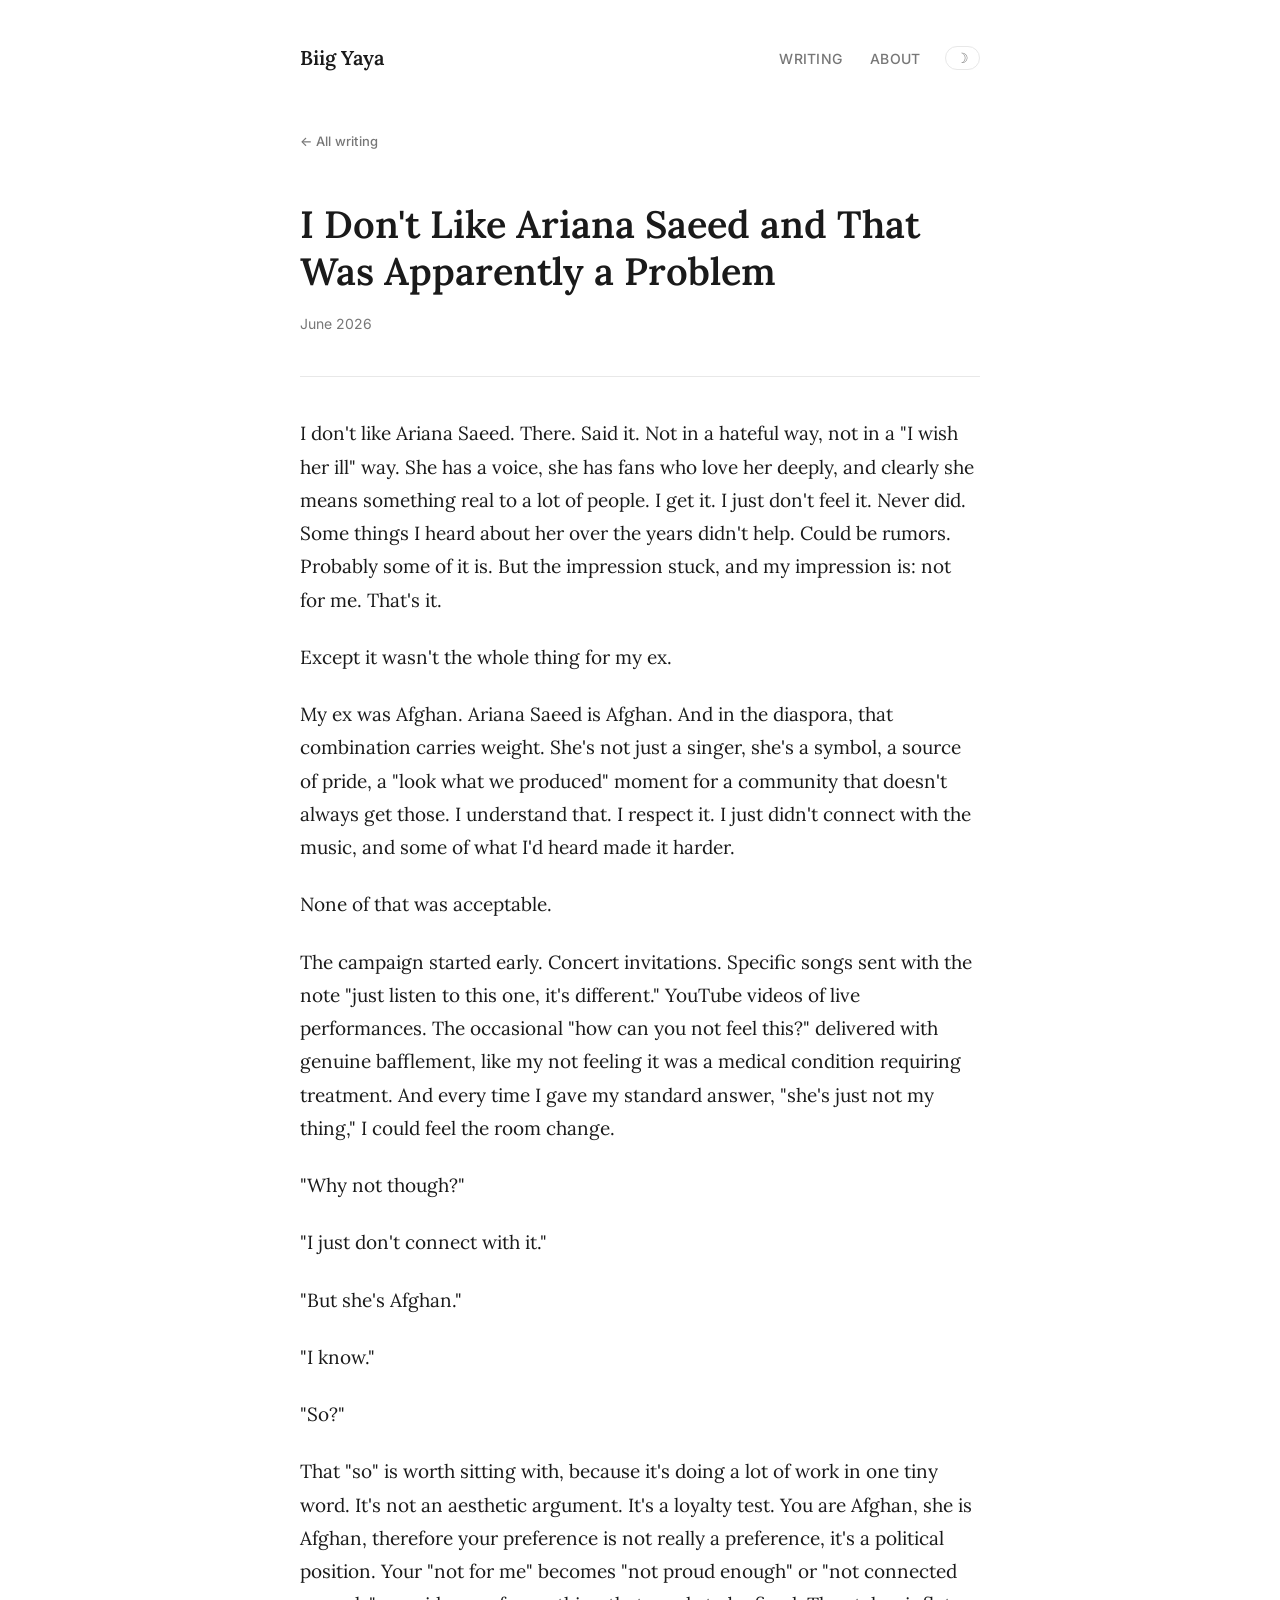
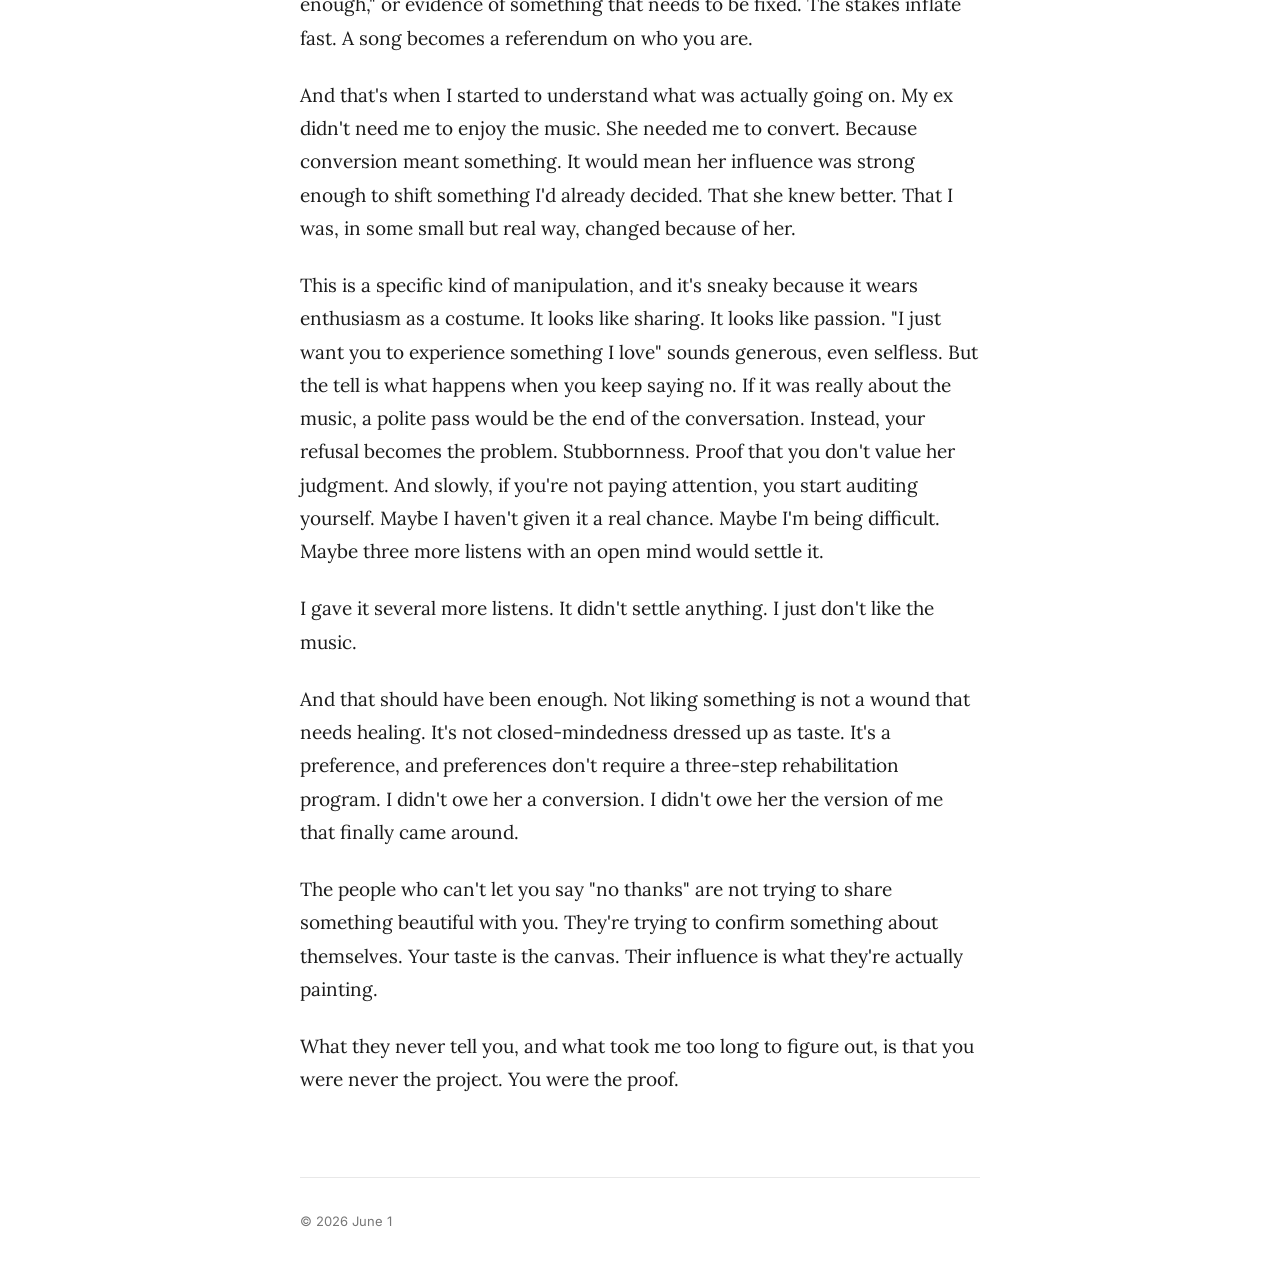
<file: articles/i-dont-like-ariana-saeed.html>
<!DOCTYPE html>
<html lang="en">
<head>
  <meta charset="UTF-8">
  <meta name="viewport" content="width=device-width, initial-scale=1.0">
  <title>I Don't Like Ariana Saeed and That Was Apparently a Problem</title>
  <link rel="stylesheet" href="../style.css">
</head>
<body>

  <nav>
    <a href="../index.html" class="nav-logo">Biig Yaya</a>
    <div style="display:flex; align-items:center; gap:24px;">
      <ul class="nav-links">
        <li><a href="../index.html">Writing</a></li>
        <li><a href="../about.html">About</a></li>
      </ul>
      <button class="theme-toggle" onclick="toggleTheme()" title="Toggle dark mode">
        <span class="icon" id="theme-icon">☽</span>
      </button>
    </div>
  </nav>

  <main>

    <a href="../index.html" class="back-link">← All writing</a>

    <div class="article-header">
      <h1>I Don't Like Ariana Saeed and That Was Apparently a Problem</h1>
      <div class="meta">June 2026</div>
    </div>

    <div class="article-body">

      <p>I don't like Ariana Saeed. There. Said it. Not in a hateful way, not in a "I wish her ill" way. She has a voice, she has fans who love her deeply, and clearly she means something real to a lot of people. I get it. I just don't feel it. Never did. Some things I heard about her over the years didn't help. Could be rumors. Probably some of it is. But the impression stuck, and my impression is: not for me. That's it.</p>

      <p>Except it wasn't the whole thing for my ex.</p>

      <p>My ex was Afghan. Ariana Saeed is Afghan. And in the diaspora, that combination carries weight. She's not just a singer, she's a symbol, a source of pride, a "look what we produced" moment for a community that doesn't always get those. I understand that. I respect it. I just didn't connect with the music, and some of what I'd heard made it harder.</p>

      <p>None of that was acceptable.</p>

      <p>The campaign started early. Concert invitations. Specific songs sent with the note "just listen to this one, it's different." YouTube videos of live performances. The occasional "how can you not feel this?" delivered with genuine bafflement, like my not feeling it was a medical condition requiring treatment. And every time I gave my standard answer, "she's just not my thing," I could feel the room change.</p>

      <p>"Why not though?"</p>

      <p>"I just don't connect with it."</p>

      <p>"But she's Afghan."</p>

      <p>"I know."</p>

      <p>"So?"</p>

      <p>That "so" is worth sitting with, because it's doing a lot of work in one tiny word. It's not an aesthetic argument. It's a loyalty test. You are Afghan, she is Afghan, therefore your preference is not really a preference, it's a political position. Your "not for me" becomes "not proud enough" or "not connected enough," or evidence of something that needs to be fixed. The stakes inflate fast. A song becomes a referendum on who you are.</p>

      <p>And that's when I started to understand what was actually going on. My ex didn't need me to enjoy the music. She needed me to convert. Because conversion meant something. It would mean her influence was strong enough to shift something I'd already decided. That she knew better. That I was, in some small but real way, changed because of her.</p>

      <p>This is a specific kind of manipulation, and it's sneaky because it wears enthusiasm as a costume. It looks like sharing. It looks like passion. "I just want you to experience something I love" sounds generous, even selfless. But the tell is what happens when you keep saying no. If it was really about the music, a polite pass would be the end of the conversation. Instead, your refusal becomes the problem. Stubbornness. Proof that you don't value her judgment. And slowly, if you're not paying attention, you start auditing yourself. Maybe I haven't given it a real chance. Maybe I'm being difficult. Maybe three more listens with an open mind would settle it.</p>

      <p>I gave it several more listens. It didn't settle anything. I just don't like the music.</p>

      <p>And that should have been enough. Not liking something is not a wound that needs healing. It's not closed-mindedness dressed up as taste. It's a preference, and preferences don't require a three-step rehabilitation program. I didn't owe her a conversion. I didn't owe her the version of me that finally came around.</p>

      <p>The people who can't let you say "no thanks" are not trying to share something beautiful with you. They're trying to confirm something about themselves. Your taste is the canvas. Their influence is what they're actually painting.</p>

      <p>What they never tell you, and what took me too long to figure out, is that you were never the project. You were the proof.</p>

    </div>

  </main>

  <footer>
    &copy; 2026 June 1
  </footer>

  <script>
    const icon = document.getElementById('theme-icon');
    if (localStorage.getItem('theme') === 'dark') {
      document.body.classList.add('dark');
      icon.textContent = '☀';
    }
    function toggleTheme() {
      document.body.classList.toggle('dark');
      const dark = document.body.classList.contains('dark');
      localStorage.setItem('theme', dark ? 'dark' : 'light');
      icon.textContent = dark ? '☀' : '☽';
    }
  </script>

</body>
</html>
</file>
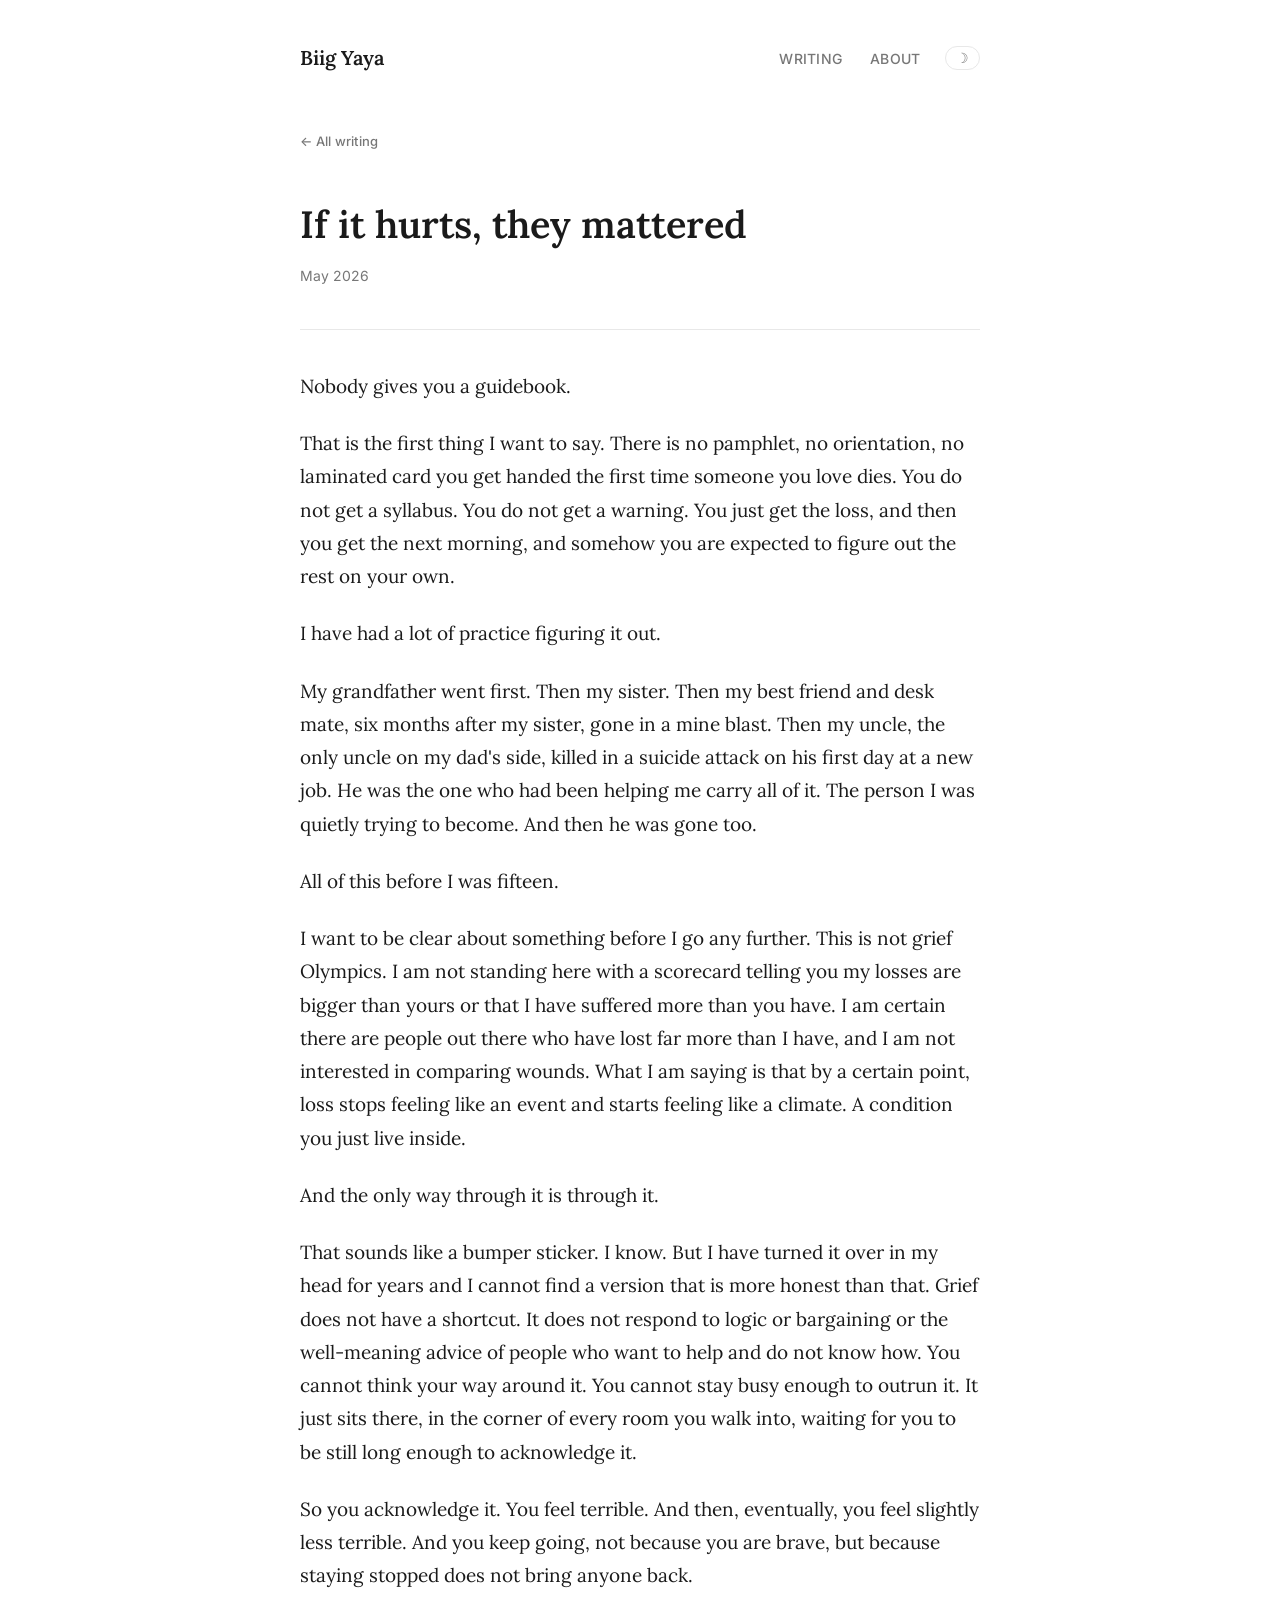
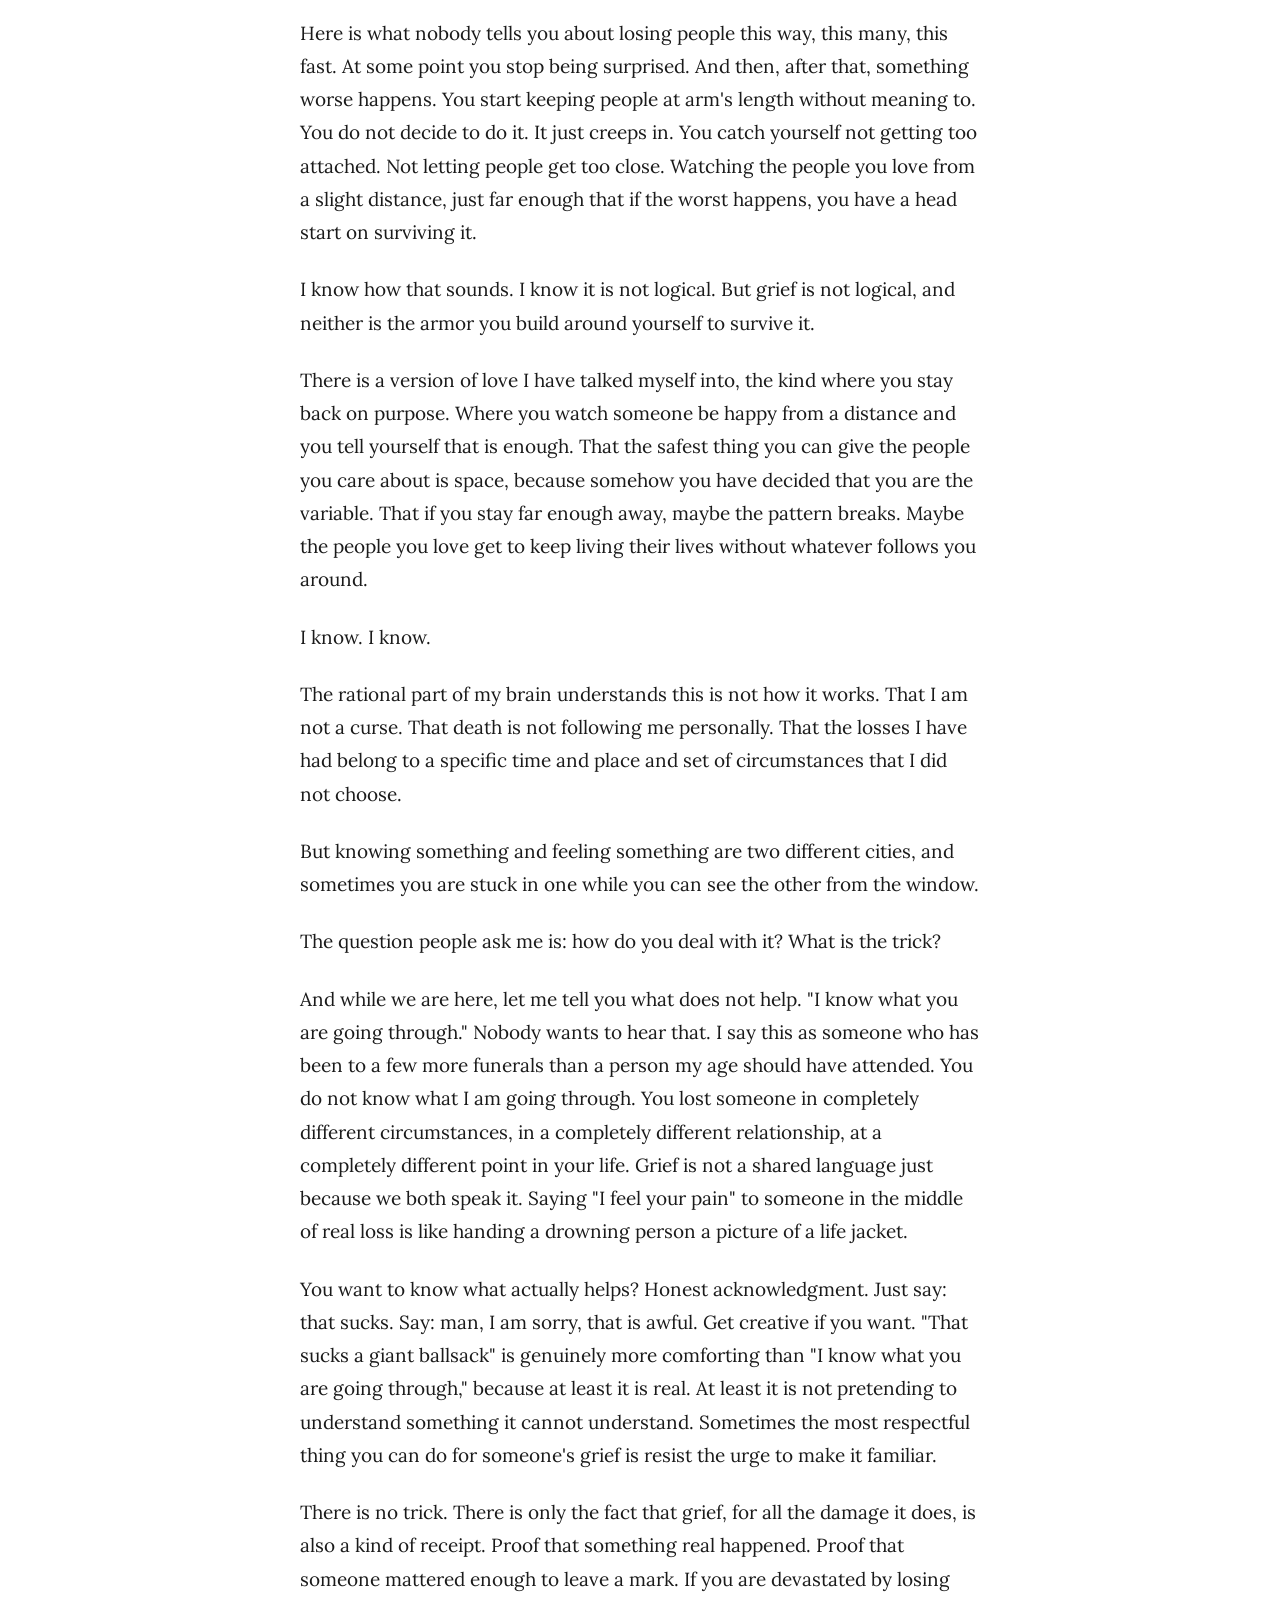
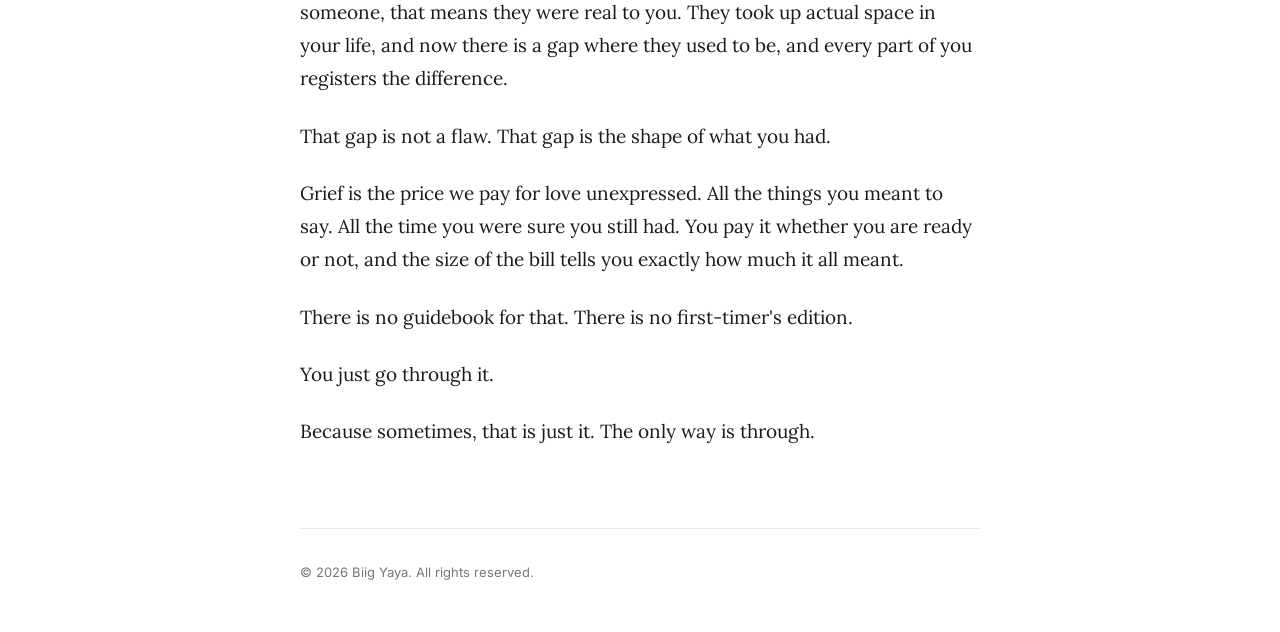
<file: articles/if-it-hurts-they-mattered.html>
<!DOCTYPE html>
<html lang="en">
<head>
  <meta charset="UTF-8">
  <meta name="viewport" content="width=device-width, initial-scale=1.0">
  <title>If it hurts, they mattered — Biig Yaya</title>
  <link rel="stylesheet" href="../style.css">
</head>
<body>

  <nav>
    <a href="../index.html" class="nav-logo">Biig Yaya</a>
    <div style="display:flex; align-items:center; gap:24px;">
      <ul class="nav-links">
        <li><a href="../index.html">Writing</a></li>
        <li><a href="../about.html">About</a></li>
      </ul>
      <button class="theme-toggle" onclick="toggleTheme()" title="Toggle dark mode">
        <span class="icon" id="theme-icon">☽</span>
      </button>
    </div>
  </nav>

  <main>

    <a href="../index.html" class="back-link">← All writing</a>

    <div class="article-header">
      <h1>If it hurts, they mattered</h1>
      <div class="meta">May 2026</div>
    </div>

    <div class="article-body">

      <p>Nobody gives you a guidebook.</p>

      <p>That is the first thing I want to say. There is no pamphlet, no orientation, no laminated card you get handed the first time someone you love dies. You do not get a syllabus. You do not get a warning. You just get the loss, and then you get the next morning, and somehow you are expected to figure out the rest on your own.</p>

      <p>I have had a lot of practice figuring it out.</p>

      <p>My grandfather went first. Then my sister. Then my best friend and desk mate, six months after my sister, gone in a mine blast. Then my uncle, the only uncle on my dad's side, killed in a suicide attack on his first day at a new job. He was the one who had been helping me carry all of it. The person I was quietly trying to become. And then he was gone too.</p>

      <p>All of this before I was fifteen.</p>

      <p>I want to be clear about something before I go any further. This is not grief Olympics. I am not standing here with a scorecard telling you my losses are bigger than yours or that I have suffered more than you have. I am certain there are people out there who have lost far more than I have, and I am not interested in comparing wounds. What I am saying is that by a certain point, loss stops feeling like an event and starts feeling like a climate. A condition you just live inside.</p>

      <p>And the only way through it is through it.</p>

      <p>That sounds like a bumper sticker. I know. But I have turned it over in my head for years and I cannot find a version that is more honest than that. Grief does not have a shortcut. It does not respond to logic or bargaining or the well-meaning advice of people who want to help and do not know how. You cannot think your way around it. You cannot stay busy enough to outrun it. It just sits there, in the corner of every room you walk into, waiting for you to be still long enough to acknowledge it.</p>

      <p>So you acknowledge it. You feel terrible. And then, eventually, you feel slightly less terrible. And you keep going, not because you are brave, but because staying stopped does not bring anyone back.</p>

      <p>Here is what nobody tells you about losing people this way, this many, this fast. At some point you stop being surprised. And then, after that, something worse happens. You start keeping people at arm's length without meaning to. You do not decide to do it. It just creeps in. You catch yourself not getting too attached. Not letting people get too close. Watching the people you love from a slight distance, just far enough that if the worst happens, you have a head start on surviving it.</p>

      <p>I know how that sounds. I know it is not logical. But grief is not logical, and neither is the armor you build around yourself to survive it.</p>

      <p>There is a version of love I have talked myself into, the kind where you stay back on purpose. Where you watch someone be happy from a distance and you tell yourself that is enough. That the safest thing you can give the people you care about is space, because somehow you have decided that you are the variable. That if you stay far enough away, maybe the pattern breaks. Maybe the people you love get to keep living their lives without whatever follows you around.</p>

      <p>I know. I know.</p>

      <p>The rational part of my brain understands this is not how it works. That I am not a curse. That death is not following me personally. That the losses I have had belong to a specific time and place and set of circumstances that I did not choose.</p>

      <p>But knowing something and feeling something are two different cities, and sometimes you are stuck in one while you can see the other from the window.</p>

      <p>The question people ask me is: how do you deal with it? What is the trick?</p>

      <p>And while we are here, let me tell you what does not help. "I know what you are going through." Nobody wants to hear that. I say this as someone who has been to a few more funerals than a person my age should have attended. You do not know what I am going through. You lost someone in completely different circumstances, in a completely different relationship, at a completely different point in your life. Grief is not a shared language just because we both speak it. Saying "I feel your pain" to someone in the middle of real loss is like handing a drowning person a picture of a life jacket.</p>

      <p>You want to know what actually helps? Honest acknowledgment. Just say: that sucks. Say: man, I am sorry, that is awful. Get creative if you want. "That sucks a giant ballsack" is genuinely more comforting than "I know what you are going through," because at least it is real. At least it is not pretending to understand something it cannot understand. Sometimes the most respectful thing you can do for someone's grief is resist the urge to make it familiar.</p>

      <p>There is no trick. There is only the fact that grief, for all the damage it does, is also a kind of receipt. Proof that something real happened. Proof that someone mattered enough to leave a mark. If you are devastated by losing someone, that means they were real to you. They took up actual space in your life, and now there is a gap where they used to be, and every part of you registers the difference.</p>

      <p>That gap is not a flaw. That gap is the shape of what you had.</p>

      <p>Grief is the price we pay for love unexpressed. All the things you meant to say. All the time you were sure you still had. You pay it whether you are ready or not, and the size of the bill tells you exactly how much it all meant.</p>

      <p>There is no guidebook for that. There is no first-timer's edition.</p>

      <p>You just go through it.</p>

      <p>Because sometimes, that is just it. The only way is through.</p>

    </div>

  </main>

  <footer>
    &copy; 2026 Biig Yaya. All rights reserved.
  </footer>

  <script>
    const icon = document.getElementById('theme-icon');
    if (localStorage.getItem('theme') === 'dark') {
      document.body.classList.add('dark');
      icon.textContent = '☀';
    }
    function toggleTheme() {
      document.body.classList.toggle('dark');
      const dark = document.body.classList.contains('dark');
      localStorage.setItem('theme', dark ? 'dark' : 'light');
      icon.textContent = dark ? '☀' : '☽';
    }
  </script>

</body>
</html>
</file>
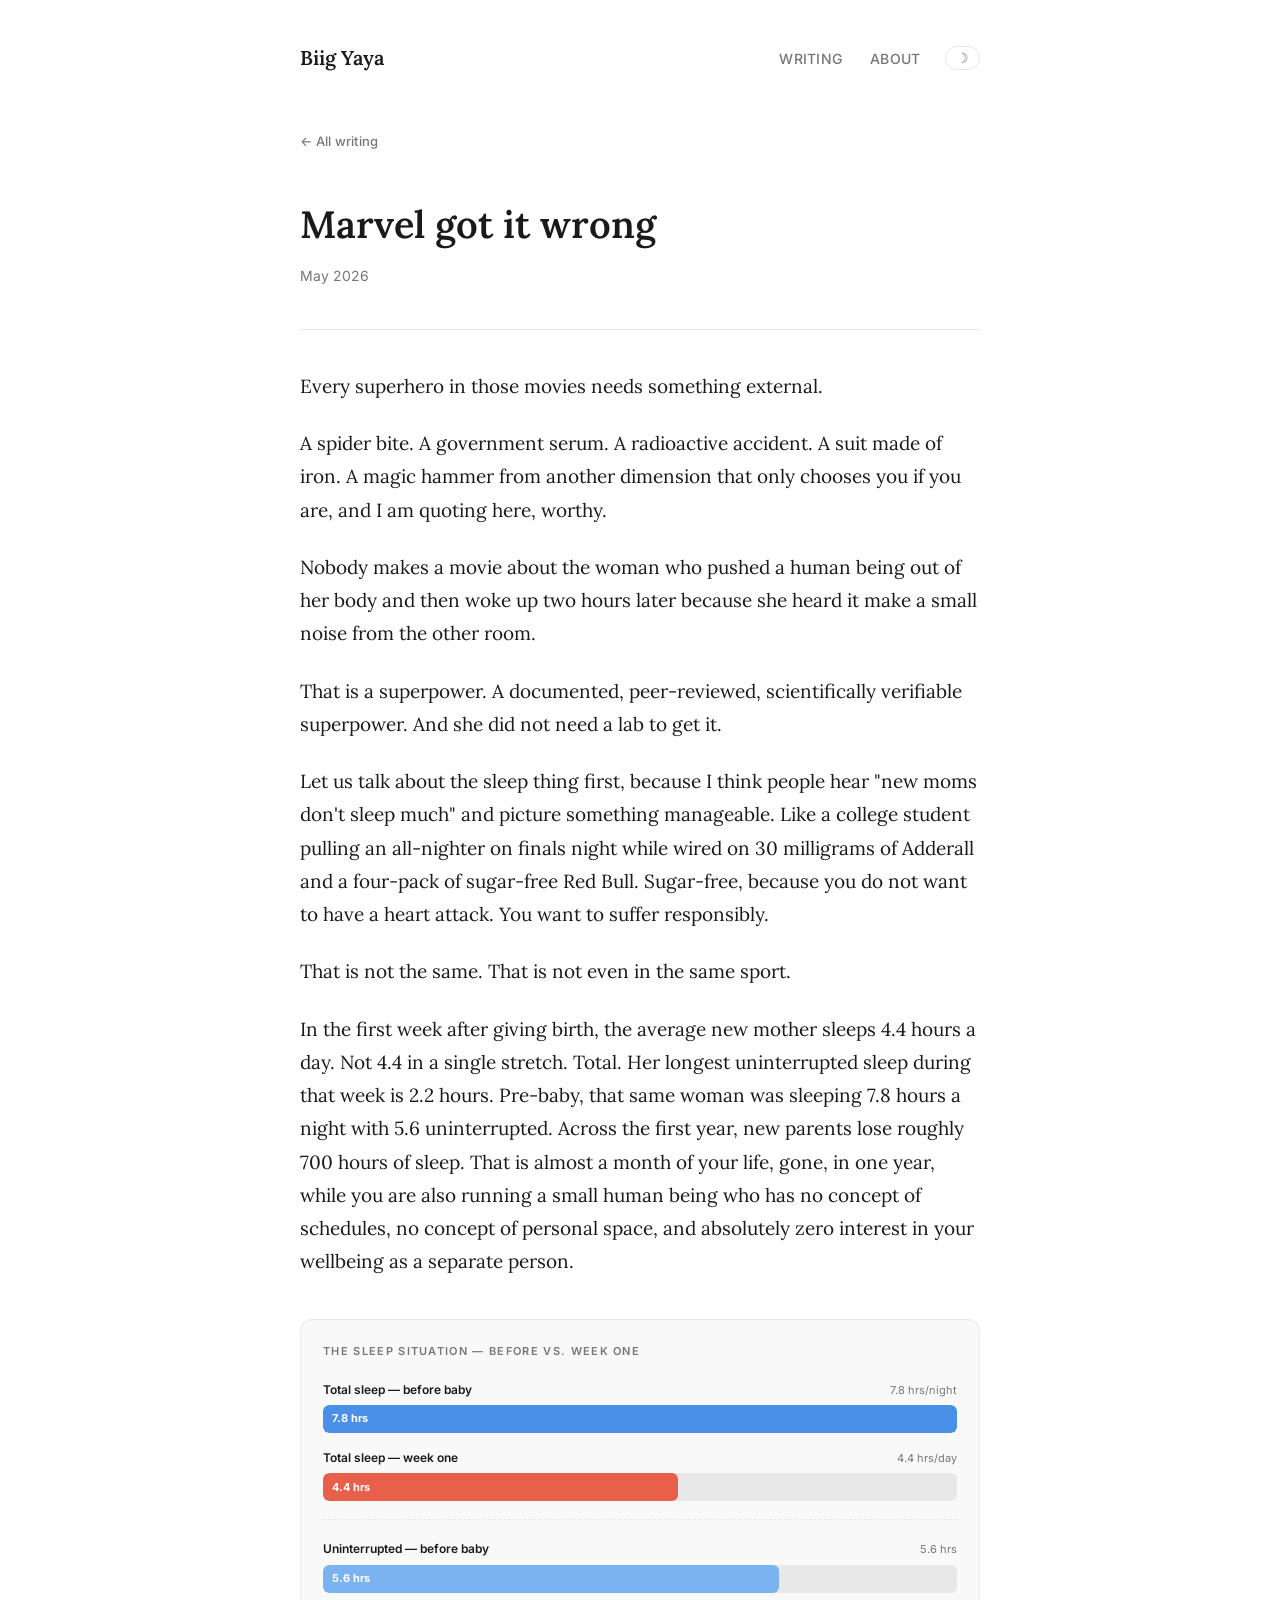
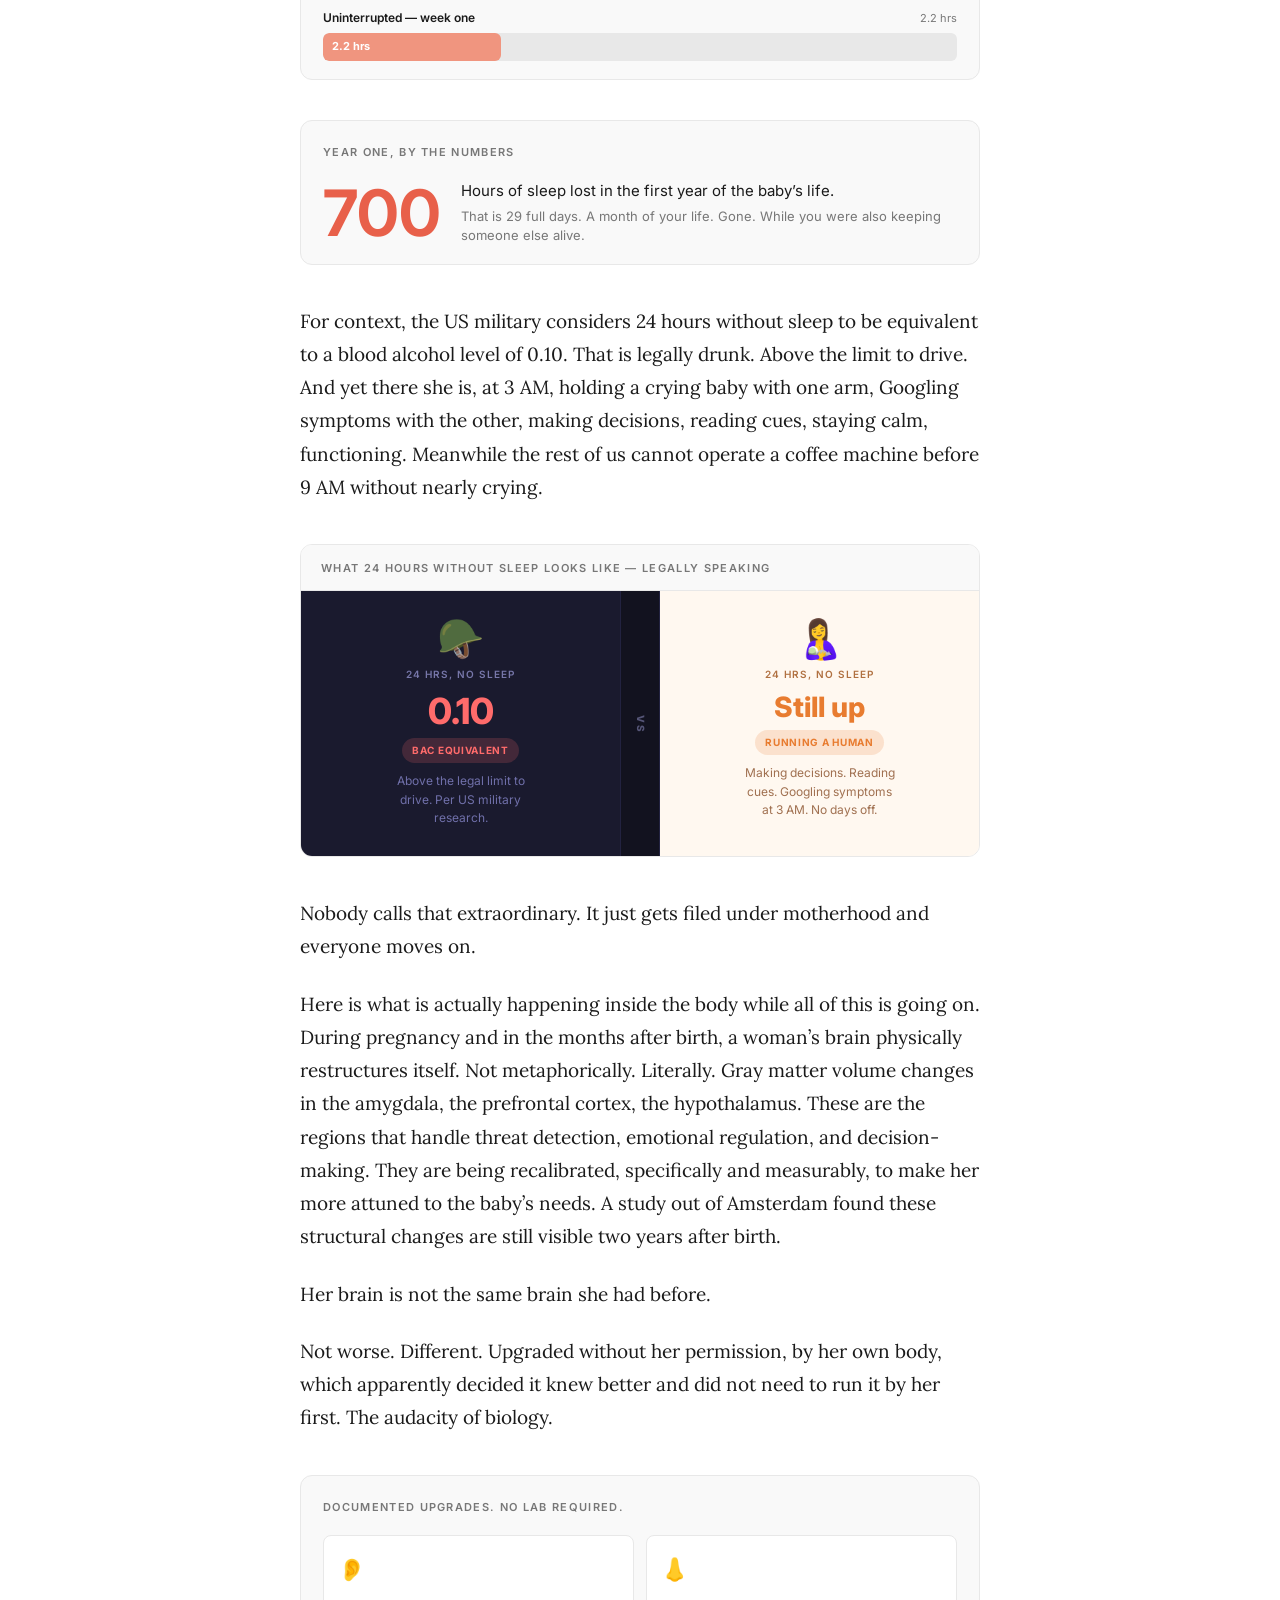
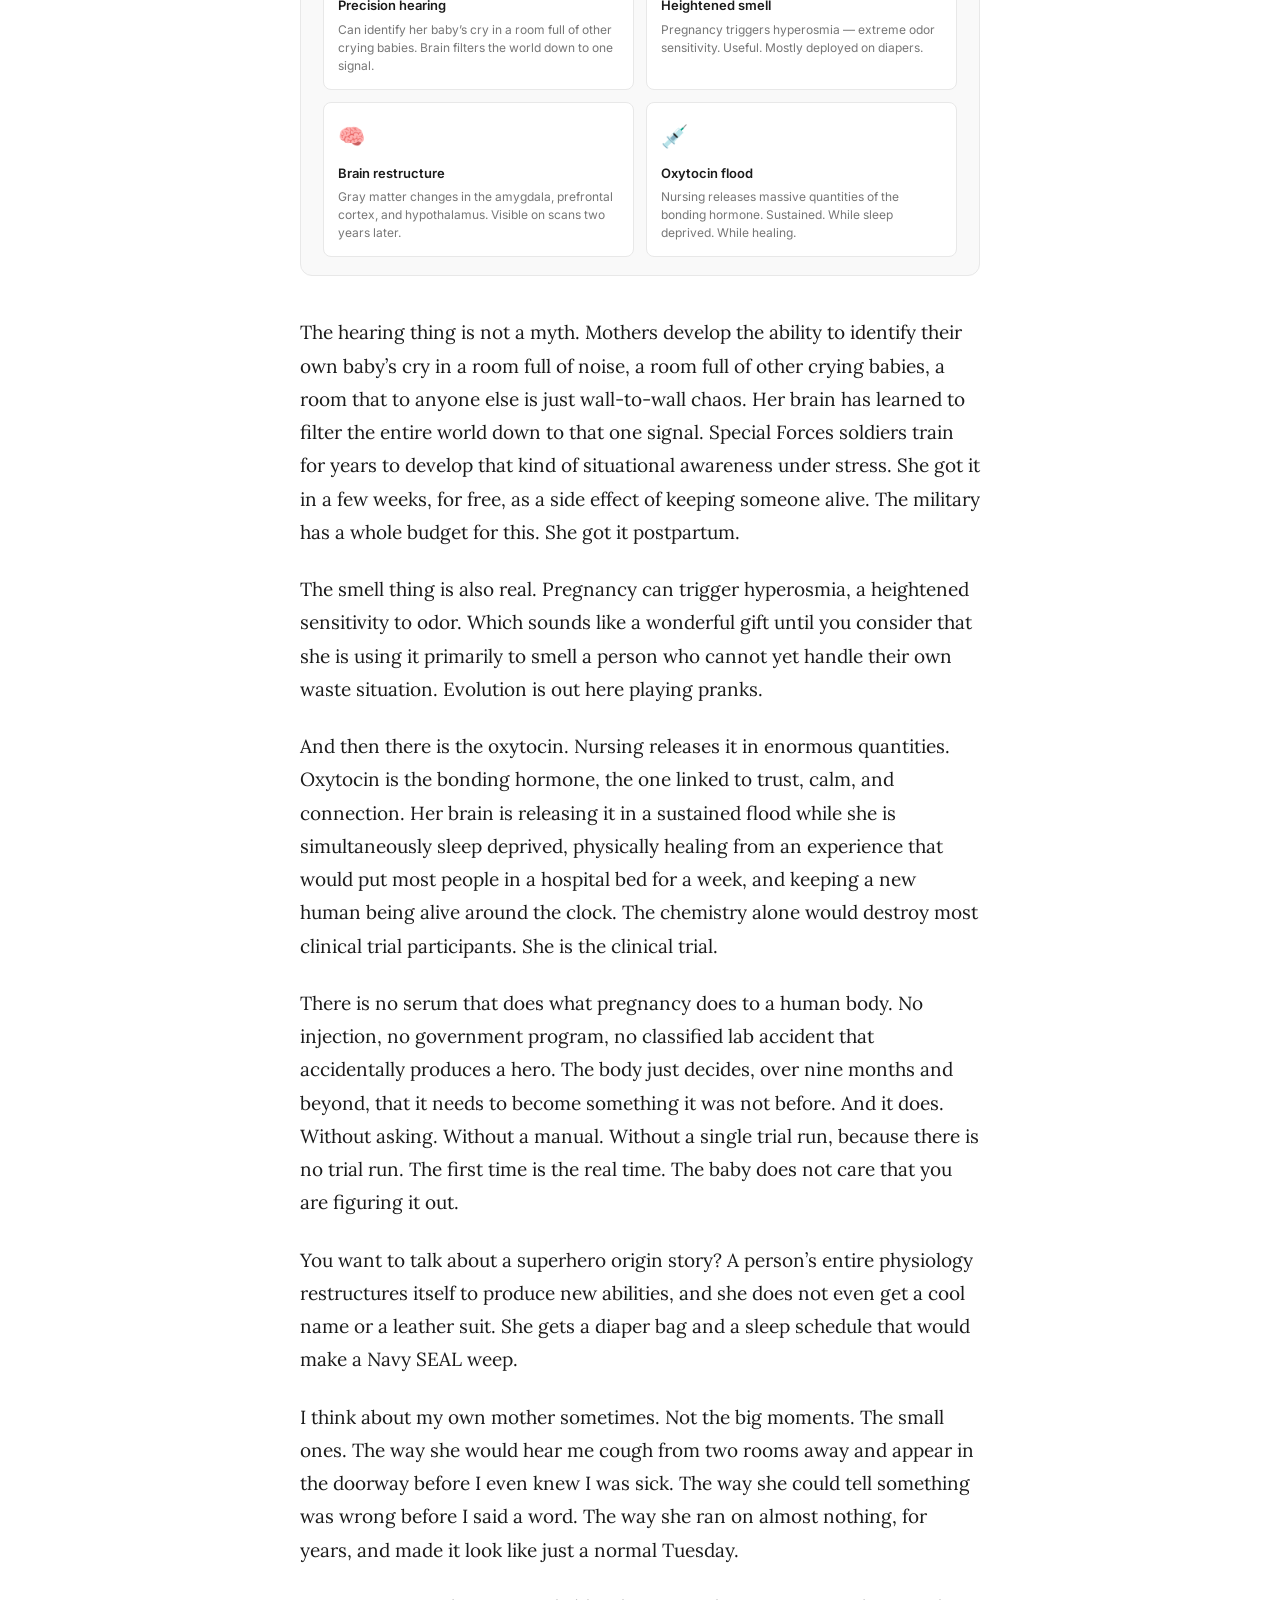
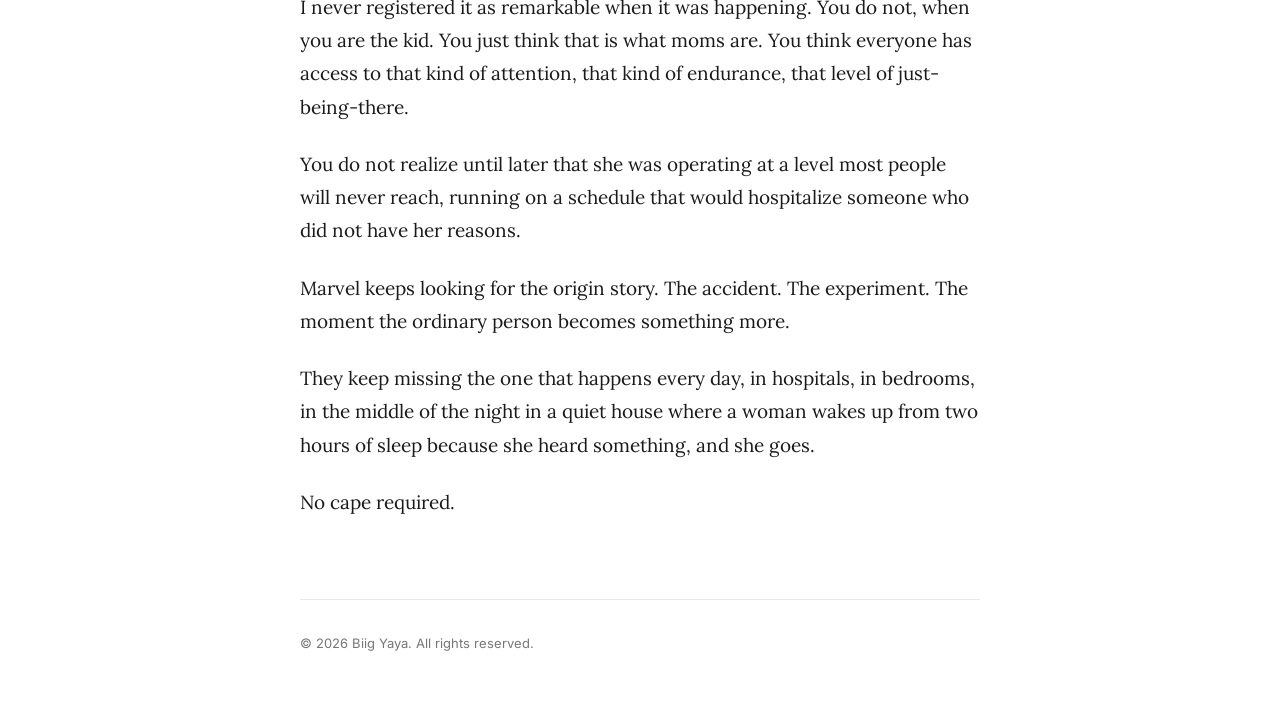
<file: articles/marvel-got-it-wrong.html>
<!DOCTYPE html>
<html lang="en">
<head>
  <meta charset="UTF-8">
  <meta name="viewport" content="width=device-width, initial-scale=1.0">
  <title>Marvel got it wrong — Biig Yaya</title>
  <link rel="stylesheet" href="../style.css">
  <style>
    /* ── Shared card wrapper ── */
    .stat-block {
      margin: 40px 0;
      padding: 22px 22px 18px;
      background: var(--surface);
      border: 1px solid var(--border);
      border-radius: 12px;
      font-family: 'Inter', sans-serif;
    }
    .stat-block-label {
      font-size: 11px;
      font-weight: 600;
      letter-spacing: 0.12em;
      text-transform: uppercase;
      color: var(--muted);
      margin-bottom: 18px;
    }

    /* ── Sleep chart ��─ */
    .sleep-rows { display: flex; flex-direction: column; gap: 14px; }
    .sleep-row  { display: flex; flex-direction: column; gap: 5px; }
    .sleep-row-label {
      display: flex;
      justify-content: space-between;
      align-items: baseline;
      gap: 8px;
      font-size: 12px;
      min-width: 0;
    }
    .sleep-row-label strong {
      color: var(--text);
      font-weight: 600;
      white-space: nowrap;
      overflow: hidden;
      text-overflow: ellipsis;
      min-width: 0;
    }
    .sleep-row-label .val {
      color: var(--muted);
      white-space: nowrap;
      flex-shrink: 0;
      font-size: 11px;
    }
    .bar-track {
      height: 28px;
      background: var(--border);
      border-radius: 6px;
      overflow: hidden;
    }
    .bar-fill {
      height: 100%;
      border-radius: 6px;
      display: flex;
      align-items: center;
      padding-left: 9px;
      font-size: 11px;
      font-weight: 700;
      color: #fff;
      white-space: nowrap;
      min-width: 34px;
    }
    .bar-blue        { background: #4a8fe8; }
    .bar-coral       { background: #e8604a; }
    .bar-blue-light  { background: #7bb3f0; }
    .bar-coral-light { background: #f0957f; }
    .chart-divider {
      border: none;
      border-top: 1px dashed var(--border);
      margin: 4px 0;
    }

    /* ── 700-hour big stat ── */
    .big-stat { display: flex; align-items: center; gap: 20px; }
    .big-stat-number {
      font-size: 64px;
      font-weight: 700;
      line-height: 1;
      color: #e8604a;
      flex-shrink: 0;
    }
    .big-stat-text { font-size: 15px; line-height: 1.5; color: var(--text); }
    .big-stat-text em {
      font-style: normal;
      font-size: 13px;
      color: var(--muted);
      display: block;
      margin-top: 4px;
    }

    /* ── BAC infographic ── */
    .bac-wrap {
      margin: 40px 0;
      border: 1px solid var(--border);
      border-radius: 12px;
      overflow: hidden;
      font-family: 'Inter', sans-serif;
    }
    .bac-header {
      padding: 14px 20px 12px;
      border-bottom: 1px solid var(--border);
      background: var(--surface);
      font-size: 11px;
      font-weight: 600;
      letter-spacing: 0.12em;
      text-transform: uppercase;
      color: var(--muted);
    }
    .bac-infographic {
      display: grid;
      grid-template-columns: 1fr 40px 1fr;
    }
    .bac-side {
      padding: 28px 18px;
      display: flex;
      flex-direction: column;
      align-items: center;
      text-align: center;
      gap: 9px;
    }
    .bac-side-left  { background: #1a1a2e; }
    .bac-side-right { background: #fff8f0; }
    body.dark .bac-side-left  { background: #0d0d1a; }
    body.dark .bac-side-right { background: #1f1608; }
    .bac-vs {
      background: #12121f;
      display: flex;
      align-items: center;
      justify-content: center;
      font-size: 10px;
      font-weight: 800;
      letter-spacing: 0.15em;
      color: #555577;
      writing-mode: vertical-rl;
      text-transform: uppercase;
      border-left: 1px solid #222240;
      border-right: 1px solid #222240;
    }
    body.dark .bac-vs { background: #080810; }
    .bac-icon    { font-size: 38px; line-height: 1; }
    .bac-headline {
      font-size: 10px;
      font-weight: 600;
      letter-spacing: 0.1em;
      text-transform: uppercase;
    }
    .bac-side-left  .bac-headline { color: #7777aa; }
    .bac-side-right .bac-headline { color: #b07040; }
    .bac-big {
      font-weight: 800;
      font-size: 36px;
      line-height: 1;
    }
    .bac-side-left  .bac-big { color: #ff6b6b; }
    .bac-side-right .bac-big { color: #e87c30; font-size: 28px; }
    .bac-tag {
      font-size: 10px;
      font-weight: 700;
      letter-spacing: 0.07em;
      text-transform: uppercase;
      padding: 4px 10px;
      border-radius: 20px;
    }
    .bac-side-left  .bac-tag { background: rgba(255,107,107,0.18); color: #ff6b6b; }
    .bac-side-right .bac-tag { background: rgba(232,124,48,0.18);  color: #e87c30; }
    .bac-desc {
      font-size: 12px;
      line-height: 1.55;
      max-width: 150px;
    }
    .bac-side-left  .bac-desc { color: #7070aa; }
    .bac-side-right .bac-desc { color: #a07050; }

    /* ── Superpower cards ── */
    .powers-grid {
      display: grid;
      grid-template-columns: 1fr 1fr;
      gap: 12px;
    }
    .power-card {
      background: var(--bg);
      border: 1px solid var(--border);
      border-radius: 8px;
      padding: 14px;
    }
    .power-card-icon  { font-size: 22px; margin-bottom: 6px; }
    .power-card-title { font-size: 13px; font-weight: 600; color: var(--text); margin-bottom: 4px; }
    .power-card-desc  { font-size: 12px; color: var(--muted); line-height: 1.5; }

    /* ── Mobile — matches site 600px breakpoint ── */
    @media (max-width: 600px) {
      .stat-block { padding: 16px 14px 14px; margin: 28px 0; }

      /* Sleep chart: shrink label text, let value wrap below */
      .sleep-row-label { flex-wrap: wrap; }
      .sleep-row-label strong { font-size: 11px; }

      /* 700 stat: stack */
      .big-stat { flex-direction: column; align-items: flex-start; gap: 4px; }
      .big-stat-number { font-size: 52px; }
      .big-stat-text { font-size: 14px; }

      /* BAC: stack vertically */
      .bac-infographic {
        grid-template-columns: 1fr;
        grid-template-rows: auto auto auto;
      }
      .bac-vs {
        writing-mode: horizontal-tb;
        padding: 8px 20px;
        border-left: none;
        border-right: none;
        border-top: 1px solid #222240;
        border-bottom: 1px solid #222240;
        font-size: 10px;
      }
      .bac-side { padding: 22px 20px; }
      .bac-big  { font-size: 30px; }
      .bac-side-right .bac-big { font-size: 24px; }

      /* Powers: single column */
      .powers-grid { grid-template-columns: 1fr; }
    }
  </style>
</head>
<body>

  <nav>
    <a href="../index.html" class="nav-logo">Biig Yaya</a>
    <div style="display:flex; align-items:center; gap:24px;">
      <ul class="nav-links">
        <li><a href="../index.html">Writing</a></li>
        <li><a href="../about.html">About</a></li>
      </ul>
      <button class="theme-toggle" onclick="toggleTheme()" title="Toggle dark mode">
        <span class="icon" id="theme-icon">☽</span>
      </button>
    </div>
  </nav>

  <main>

    <a href="../index.html" class="back-link">&#8592; All writing</a>

    <div class="article-header">
      <h1>Marvel got it wrong</h1>
      <div class="meta">May 2026</div>
    </div>

    <div class="article-body">

      <p>Every superhero in those movies needs something external.</p>

      <p>A spider bite. A government serum. A radioactive accident. A suit made of iron. A magic hammer from another dimension that only chooses you if you are, and I am quoting here, worthy.</p>

      <p>Nobody makes a movie about the woman who pushed a human being out of her body and then woke up two hours later because she heard it make a small noise from the other room.</p>

      <p>That is a superpower. A documented, peer-reviewed, scientifically verifiable superpower. And she did not need a lab to get it.</p>

      <p>Let us talk about the sleep thing first, because I think people hear "new moms don't sleep much" and picture something manageable. Like a college student pulling an all-nighter on finals night while wired on 30 milligrams of Adderall and a four-pack of sugar-free Red Bull. Sugar-free, because you do not want to have a heart attack. You want to suffer responsibly.</p>

      <p>That is not the same. That is not even in the same sport.</p>

      <p>In the first week after giving birth, the average new mother sleeps 4.4 hours a day. Not 4.4 in a single stretch. Total. Her longest uninterrupted sleep during that week is 2.2 hours. Pre-baby, that same woman was sleeping 7.8 hours a night with 5.6 uninterrupted. Across the first year, new parents lose roughly 700 hours of sleep. That is almost a month of your life, gone, in one year, while you are also running a small human being who has no concept of schedules, no concept of personal space, and absolutely zero interest in your wellbeing as a separate person.</p>

      <!-- VISUAL 1: Sleep chart -->
      <div class="stat-block">
        <div class="stat-block-label">The sleep situation &#8212; before vs. week one</div>
        <div class="sleep-rows">
          <div class="sleep-row">
            <div class="sleep-row-label">
              <strong>Total sleep &#8212; before baby</strong>
              <span class="val">7.8 hrs/night</span>
            </div>
            <div class="bar-track">
              <div class="bar-fill bar-blue" style="width:100%">7.8 hrs</div>
            </div>
          </div>
          <div class="sleep-row">
            <div class="sleep-row-label">
              <strong>Total sleep &#8212; week one</strong>
              <span class="val">4.4 hrs/day</span>
            </div>
            <div class="bar-track">
              <div class="bar-fill bar-coral" style="width:56%">4.4 hrs</div>
            </div>
          </div>
          <hr class="chart-divider">
          <div class="sleep-row">
            <div class="sleep-row-label">
              <strong>Uninterrupted &#8212; before baby</strong>
              <span class="val">5.6 hrs</span>
            </div>
            <div class="bar-track">
              <div class="bar-fill bar-blue-light" style="width:72%">5.6 hrs</div>
            </div>
          </div>
          <div class="sleep-row">
            <div class="sleep-row-label">
              <strong>Uninterrupted &#8212; week one</strong>
              <span class="val">2.2 hrs</span>
            </div>
            <div class="bar-track">
              <div class="bar-fill bar-coral-light" style="width:28%">2.2 hrs</div>
            </div>
          </div>
        </div>
      </div>

      <!-- VISUAL 2: 700 hours -->
      <div class="stat-block">
        <div class="stat-block-label">Year one, by the numbers</div>
        <div class="big-stat">
          <div class="big-stat-number">700</div>
          <div class="big-stat-text">
            Hours of sleep lost in the first year of the baby&#8217;s life.
            <em>That is 29 full days. A month of your life. Gone. While you were also keeping someone else alive.</em>
          </div>
        </div>
      </div>

      <p>For context, the US military considers 24 hours without sleep to be equivalent to a blood alcohol level of 0.10. That is legally drunk. Above the limit to drive. And yet there she is, at 3 AM, holding a crying baby with one arm, Googling symptoms with the other, making decisions, reading cues, staying calm, functioning. Meanwhile the rest of us cannot operate a coffee machine before 9 AM without nearly crying.</p>

      <!-- VISUAL 3: BAC infographic -->
      <div class="bac-wrap">
        <div class="bac-header">What 24 hours without sleep looks like &#8212; legally speaking</div>
        <div class="bac-infographic">
          <div class="bac-side bac-side-left">
            <div class="bac-icon">&#x1FA96;</div>
            <div class="bac-headline">24 hrs, no sleep</div>
            <div class="bac-big">0.10</div>
            <div class="bac-tag">BAC equivalent</div>
            <div class="bac-desc">Above the legal limit to drive. Per US military research.</div>
          </div>
          <div class="bac-vs">vs</div>
          <div class="bac-side bac-side-right">
            <div class="bac-icon">&#x1F931;</div>
            <div class="bac-headline">24 hrs, no sleep</div>
            <div class="bac-big">Still up</div>
            <div class="bac-tag">Running a human</div>
            <div class="bac-desc">Making decisions. Reading cues. Googling symptoms at 3 AM. No days off.</div>
          </div>
        </div>
      </div>

      <p>Nobody calls that extraordinary. It just gets filed under motherhood and everyone moves on.</p>

      <p>Here is what is actually happening inside the body while all of this is going on. During pregnancy and in the months after birth, a woman&#8217;s brain physically restructures itself. Not metaphorically. Literally. Gray matter volume changes in the amygdala, the prefrontal cortex, the hypothalamus. These are the regions that handle threat detection, emotional regulation, and decision-making. They are being recalibrated, specifically and measurably, to make her more attuned to the baby&#8217;s needs. A study out of Amsterdam found these structural changes are still visible two years after birth.</p>

      <p>Her brain is not the same brain she had before.</p>

      <p>Not worse. Different. Upgraded without her permission, by her own body, which apparently decided it knew better and did not need to run it by her first. The audacity of biology.</p>

      <!-- VISUAL 4: Superpower cards -->
      <div class="stat-block">
        <div class="stat-block-label">Documented upgrades. No lab required.</div>
        <div class="powers-grid">
          <div class="power-card">
            <div class="power-card-icon">&#x1F442;</div>
            <div class="power-card-title">Precision hearing</div>
            <div class="power-card-desc">Can identify her baby&#8217;s cry in a room full of other crying babies. Brain filters the world down to one signal.</div>
          </div>
          <div class="power-card">
            <div class="power-card-icon">&#x1F443;</div>
            <div class="power-card-title">Heightened smell</div>
            <div class="power-card-desc">Pregnancy triggers hyperosmia &#8212; extreme odor sensitivity. Useful. Mostly deployed on diapers.</div>
          </div>
          <div class="power-card">
            <div class="power-card-icon">&#x1F9E0;</div>
            <div class="power-card-title">Brain restructure</div>
            <div class="power-card-desc">Gray matter changes in the amygdala, prefrontal cortex, and hypothalamus. Visible on scans two years later.</div>
          </div>
          <div class="power-card">
            <div class="power-card-icon">&#x1F489;</div>
            <div class="power-card-title">Oxytocin flood</div>
            <div class="power-card-desc">Nursing releases massive quantities of the bonding hormone. Sustained. While sleep deprived. While healing.</div>
          </div>
        </div>
      </div>

      <p>The hearing thing is not a myth. Mothers develop the ability to identify their own baby&#8217;s cry in a room full of noise, a room full of other crying babies, a room that to anyone else is just wall-to-wall chaos. Her brain has learned to filter the entire world down to that one signal. Special Forces soldiers train for years to develop that kind of situational awareness under stress. She got it in a few weeks, for free, as a side effect of keeping someone alive. The military has a whole budget for this. She got it postpartum.</p>

      <p>The smell thing is also real. Pregnancy can trigger hyperosmia, a heightened sensitivity to odor. Which sounds like a wonderful gift until you consider that she is using it primarily to smell a person who cannot yet handle their own waste situation. Evolution is out here playing pranks.</p>

      <p>And then there is the oxytocin. Nursing releases it in enormous quantities. Oxytocin is the bonding hormone, the one linked to trust, calm, and connection. Her brain is releasing it in a sustained flood while she is simultaneously sleep deprived, physically healing from an experience that would put most people in a hospital bed for a week, and keeping a new human being alive around the clock. The chemistry alone would destroy most clinical trial participants. She is the clinical trial.</p>

      <p>There is no serum that does what pregnancy does to a human body. No injection, no government program, no classified lab accident that accidentally produces a hero. The body just decides, over nine months and beyond, that it needs to become something it was not before. And it does. Without asking. Without a manual. Without a single trial run, because there is no trial run. The first time is the real time. The baby does not care that you are figuring it out.</p>

      <p>You want to talk about a superhero origin story? A person&#8217;s entire physiology restructures itself to produce new abilities, and she does not even get a cool name or a leather suit. She gets a diaper bag and a sleep schedule that would make a Navy SEAL weep.</p>

      <p>I think about my own mother sometimes. Not the big moments. The small ones. The way she would hear me cough from two rooms away and appear in the doorway before I even knew I was sick. The way she could tell something was wrong before I said a word. The way she ran on almost nothing, for years, and made it look like just a normal Tuesday.</p>

      <p>I never registered it as remarkable when it was happening. You do not, when you are the kid. You just think that is what moms are. You think everyone has access to that kind of attention, that kind of endurance, that level of just-being-there.</p>

      <p>You do not realize until later that she was operating at a level most people will never reach, running on a schedule that would hospitalize someone who did not have her reasons.</p>

      <p>Marvel keeps looking for the origin story. The accident. The experiment. The moment the ordinary person becomes something more.</p>

      <p>They keep missing the one that happens every day, in hospitals, in bedrooms, in the middle of the night in a quiet house where a woman wakes up from two hours of sleep because she heard something, and she goes.</p>

      <p>No cape required.</p>

    </div>

  </main>

  <footer>
    &copy; 2026 Biig Yaya. All rights reserved.
  </footer>

  <script>
    const icon = document.getElementById('theme-icon');
    if (localStorage.getItem('theme') === 'dark') {
      document.body.classList.add('dark');
      icon.textContent = '☀';
    }
    function toggleTheme() {
      document.body.classList.toggle('dark');
      const dark = document.body.classList.contains('dark');
      localStorage.setItem('theme', dark ? 'dark' : 'light');
      icon.textContent = dark ? '☀' : '☽';
    }
  </script>

</body>
</html>
</file>
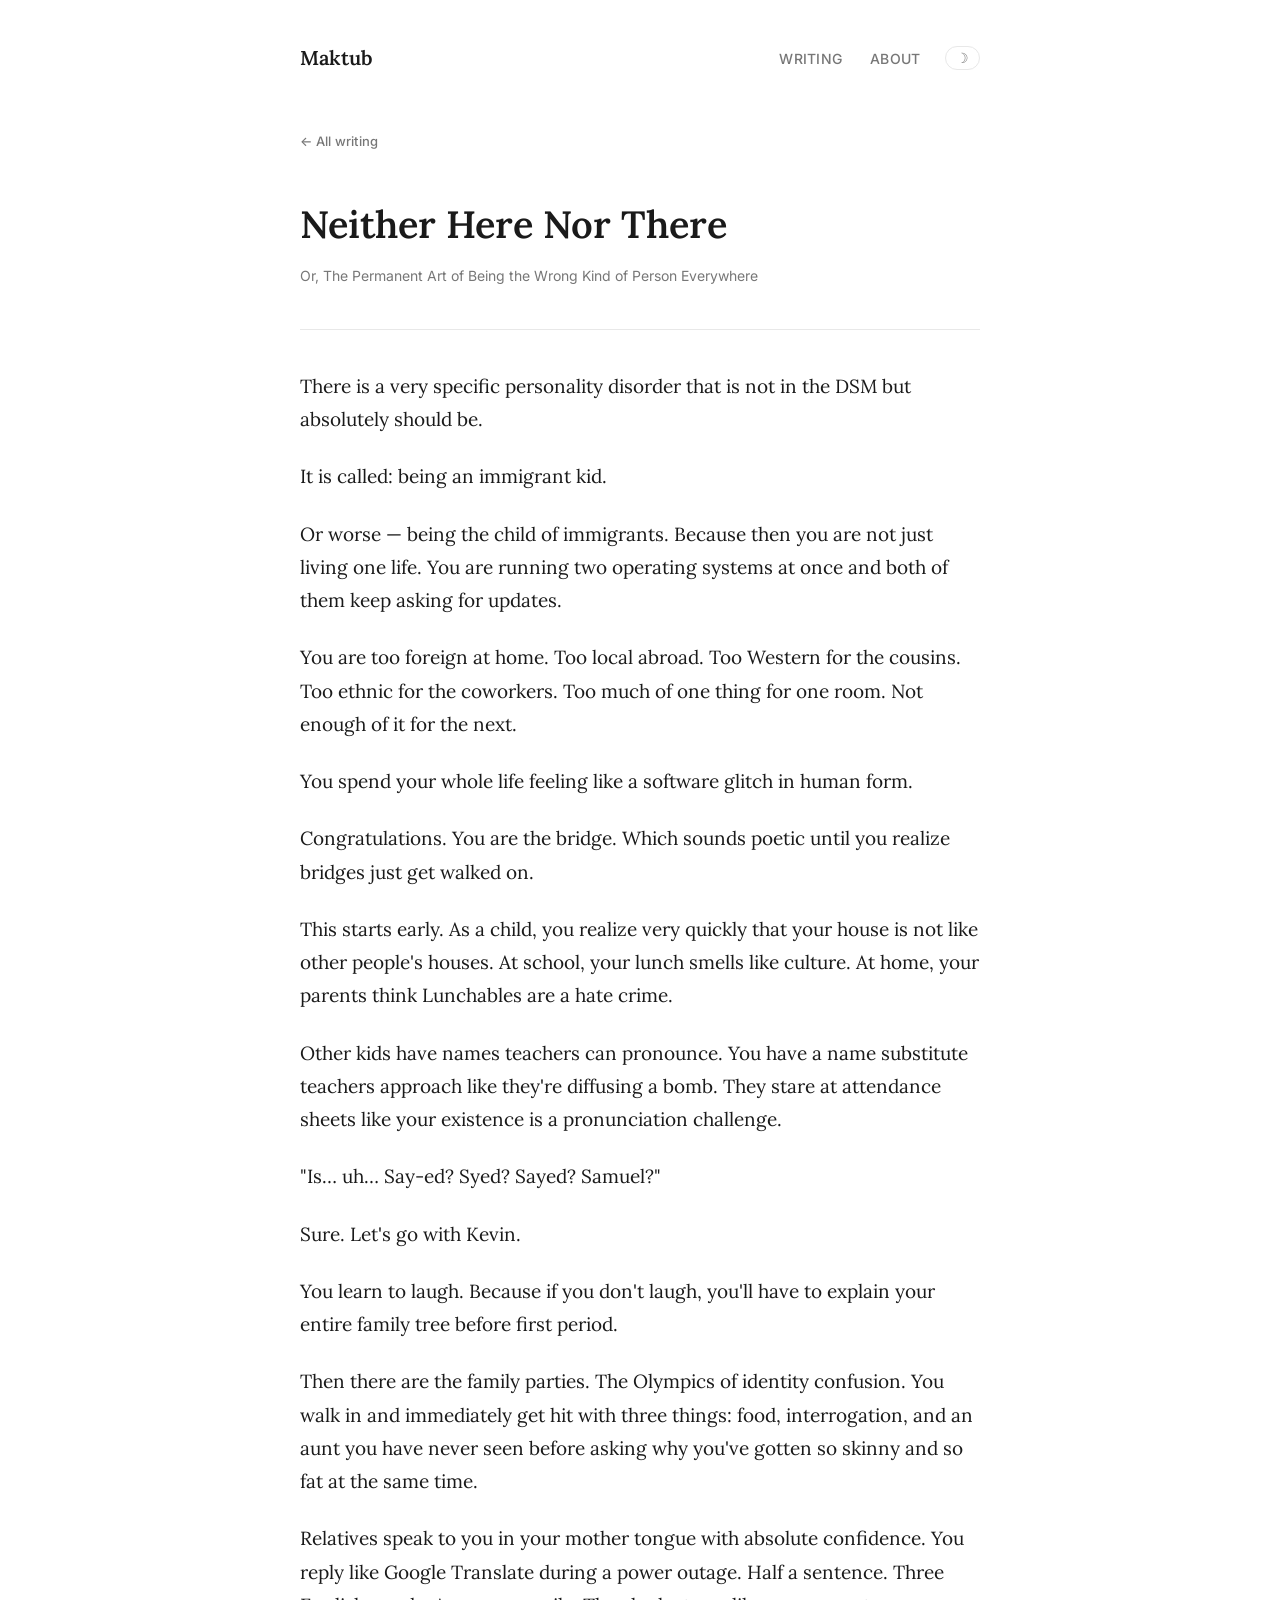
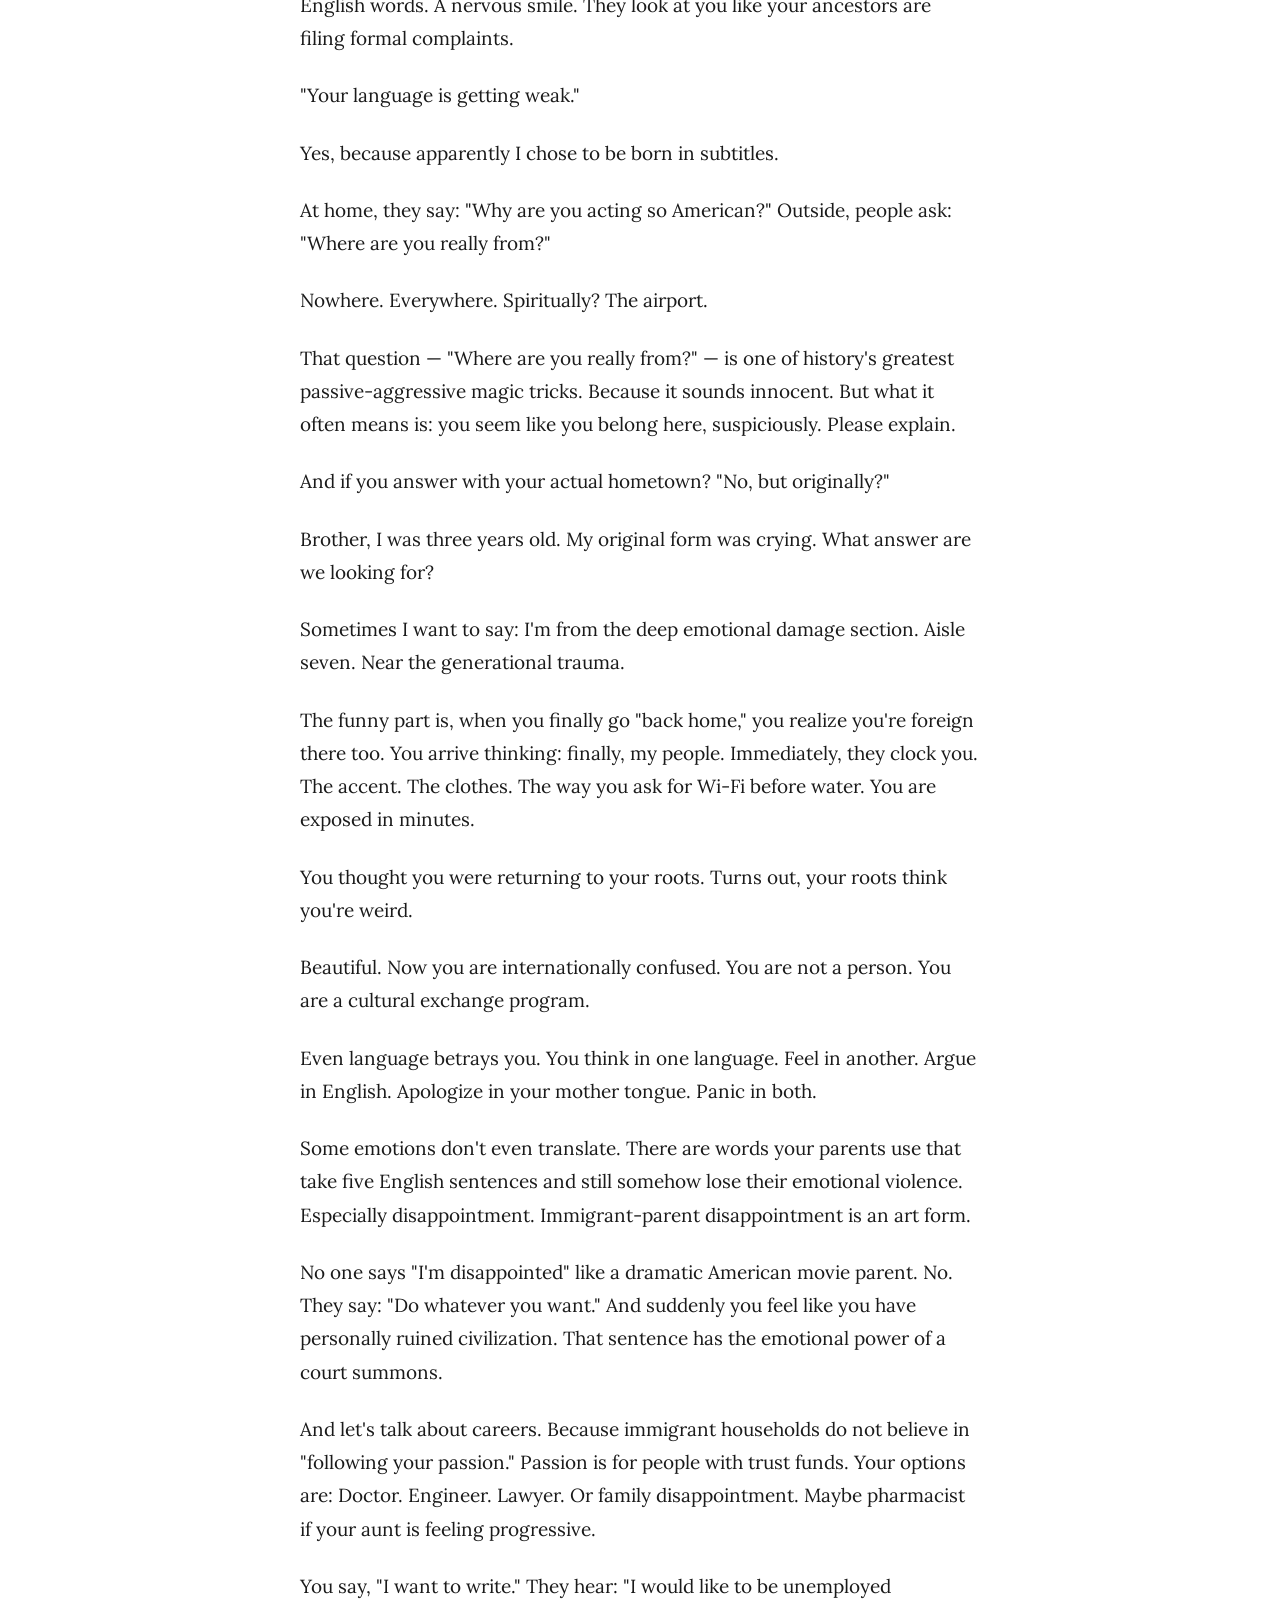
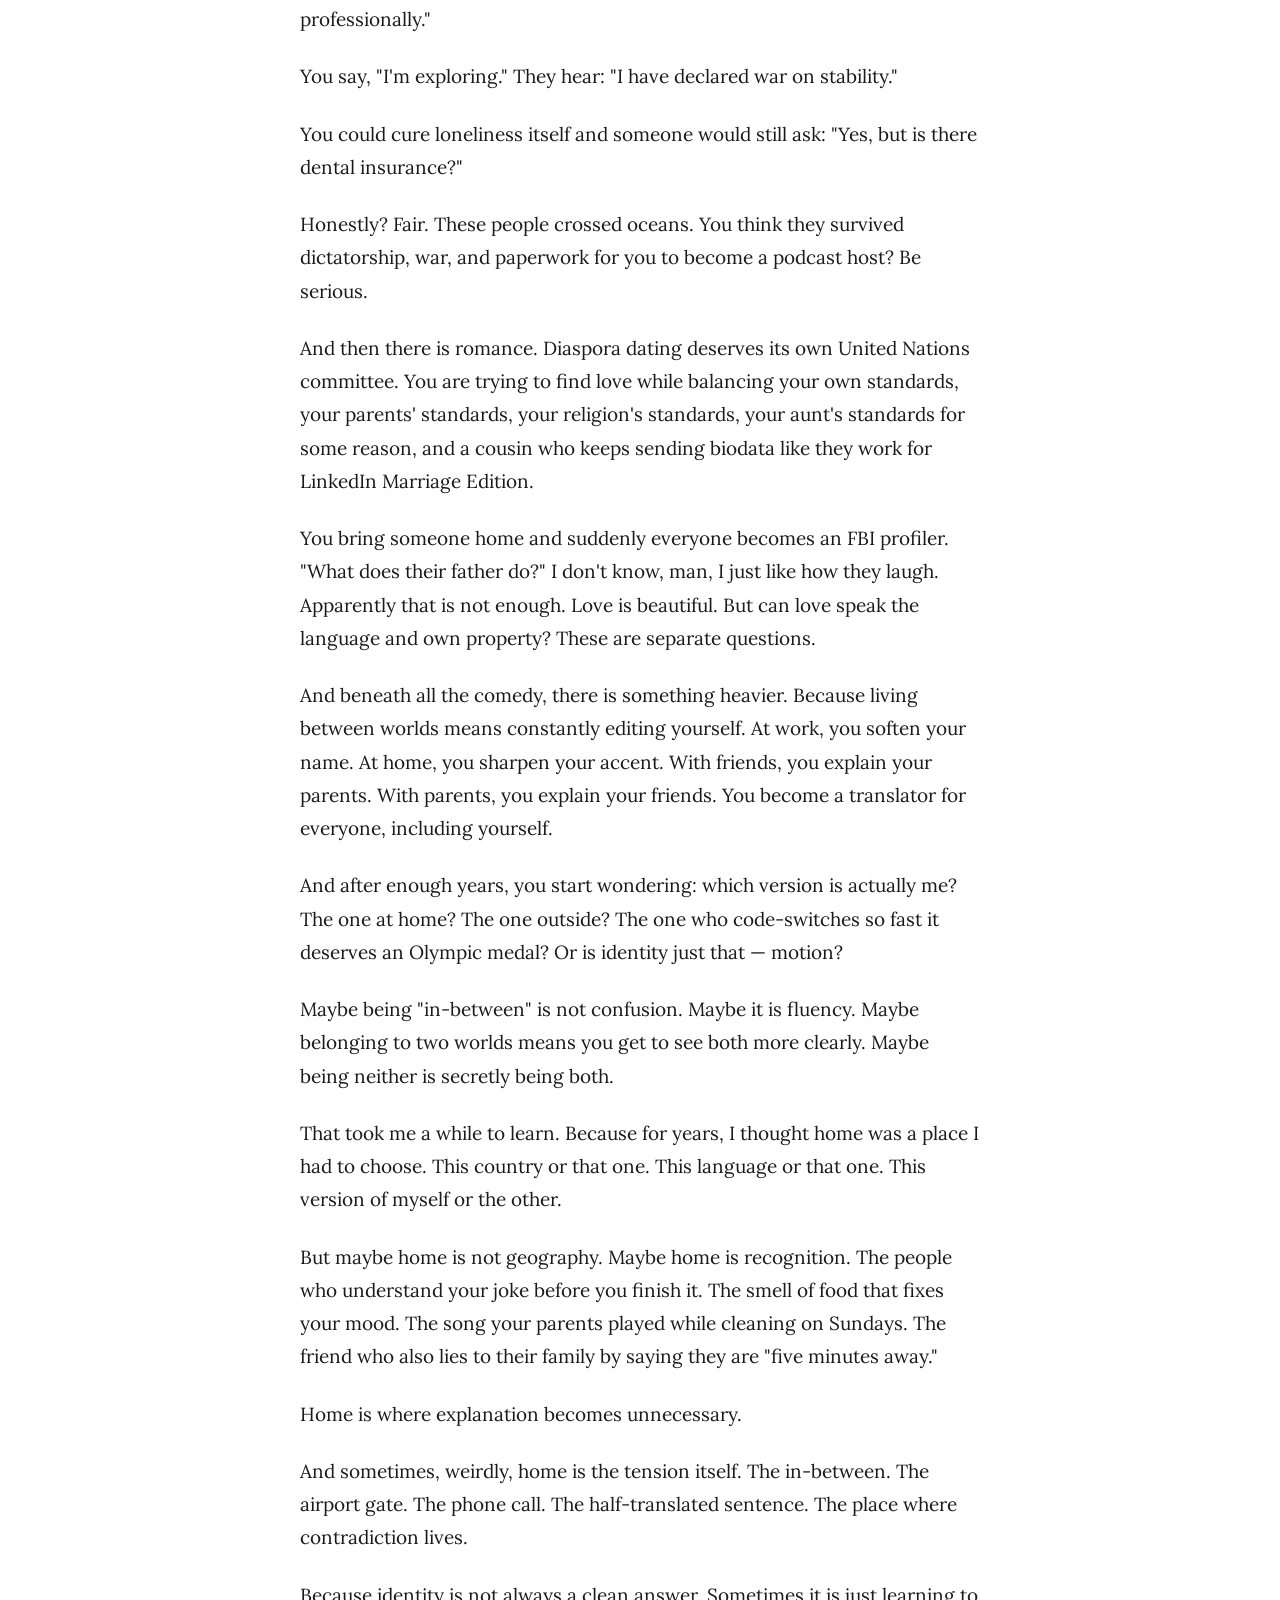
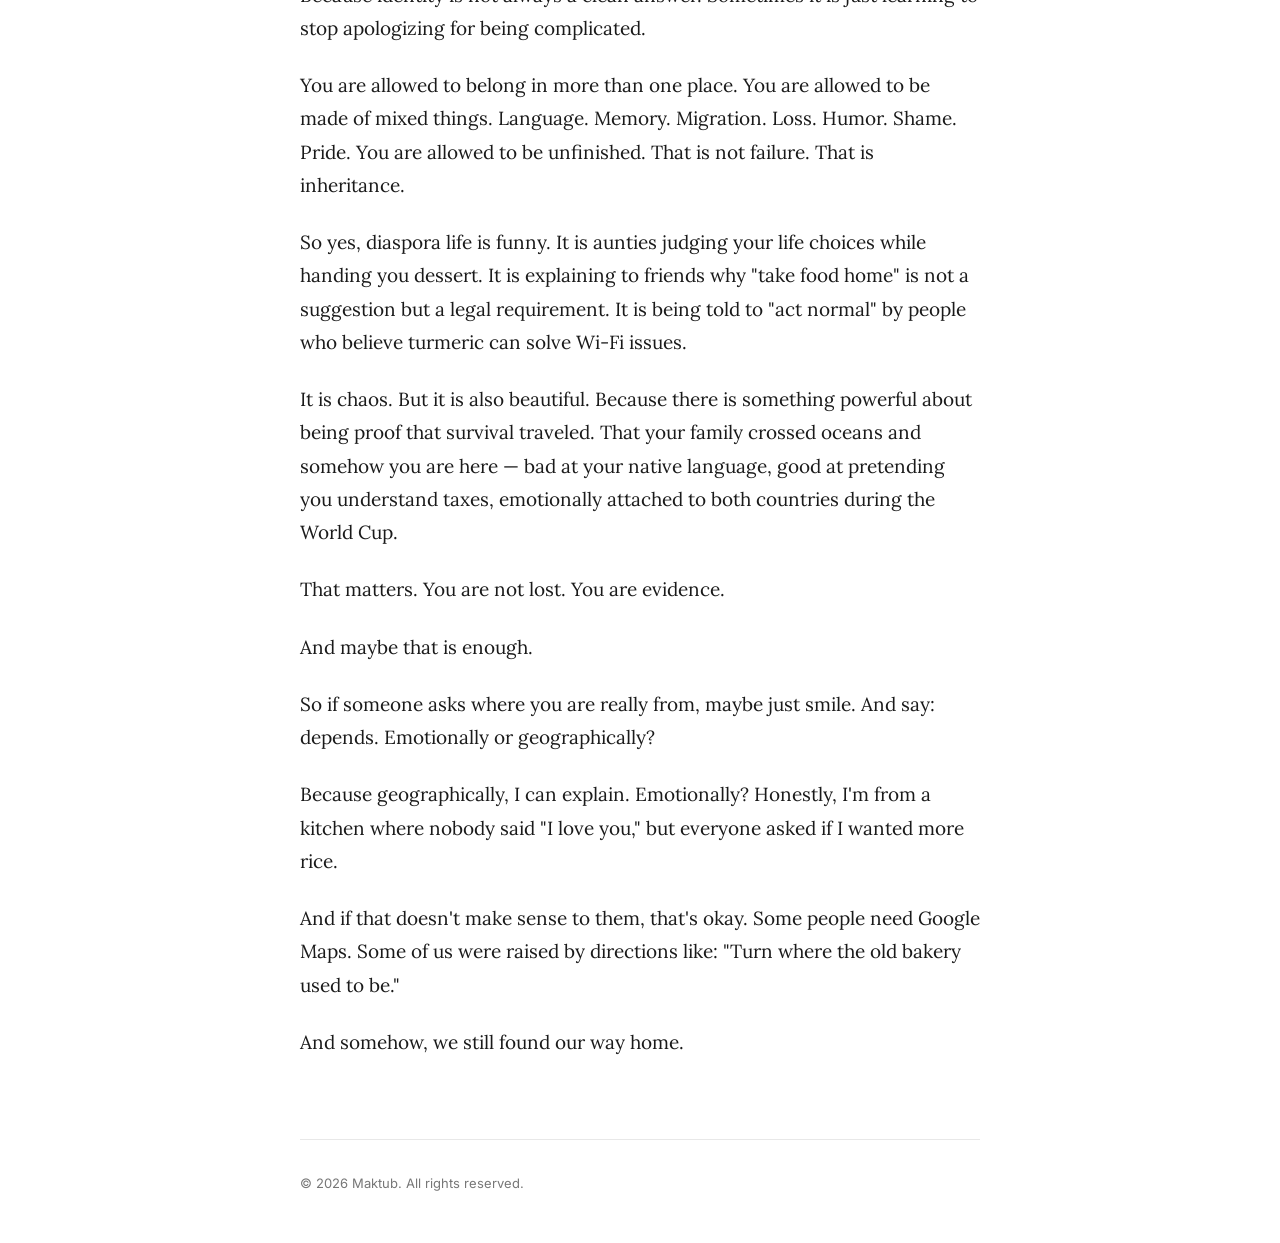
<file: articles/neither-here-nor-there.html>
<!DOCTYPE html>
<html lang="en">
<head>
  <meta charset="UTF-8">
  <meta name="viewport" content="width=device-width, initial-scale=1.0">
  <title>Neither Here Nor There — Maktub</title>
  <link rel="stylesheet" href="../style.css">
</head>
<body>

  <nav>
    <a href="../index.html" class="nav-logo">Maktub</a>
    <div style="display:flex; align-items:center; gap:24px;">
      <ul class="nav-links">
        <li><a href="../index.html">Writing</a></li>
        <li><a href="../about.html">About</a></li>
      </ul>
      <button class="theme-toggle" onclick="toggleTheme()" title="Toggle dark mode">
        <span class="icon" id="theme-icon">☽</span>
      </button>
    </div>
  </nav>

  <main>

    <a href="../index.html" class="back-link">← All writing</a>

    <div class="article-header">
      <h1>Neither Here Nor There</h1>
      <div class="meta">Or, The Permanent Art of Being the Wrong Kind of Person Everywhere</div>
    </div>

    <div class="article-body">

      <p>There is a very specific personality disorder that is not in the DSM but absolutely should be.</p>

      <p>It is called: being an immigrant kid.</p>

      <p>Or worse — being the child of immigrants. Because then you are not just living one life. You are running two operating systems at once and both of them keep asking for updates.</p>

      <p>You are too foreign at home. Too local abroad. Too Western for the cousins. Too ethnic for the coworkers. Too much of one thing for one room. Not enough of it for the next.</p>

      <p>You spend your whole life feeling like a software glitch in human form.</p>

      <p>Congratulations. You are the bridge. Which sounds poetic until you realize bridges just get walked on.</p>

      <p>This starts early. As a child, you realize very quickly that your house is not like other people's houses. At school, your lunch smells like culture. At home, your parents think Lunchables are a hate crime.</p>

      <p>Other kids have names teachers can pronounce. You have a name substitute teachers approach like they're diffusing a bomb. They stare at attendance sheets like your existence is a pronunciation challenge.</p>

      <p>"Is… uh… Say-ed? Syed? Sayed? Samuel?"</p>

      <p>Sure. Let's go with Kevin.</p>

      <p>You learn to laugh. Because if you don't laugh, you'll have to explain your entire family tree before first period.</p>

      <p>Then there are the family parties. The Olympics of identity confusion. You walk in and immediately get hit with three things: food, interrogation, and an aunt you have never seen before asking why you've gotten so skinny and so fat at the same time.</p>

      <p>Relatives speak to you in your mother tongue with absolute confidence. You reply like Google Translate during a power outage. Half a sentence. Three English words. A nervous smile. They look at you like your ancestors are filing formal complaints.</p>

      <p>"Your language is getting weak."</p>

      <p>Yes, because apparently I chose to be born in subtitles.</p>

      <p>At home, they say: "Why are you acting so American?" Outside, people ask: "Where are you really from?"</p>

      <p>Nowhere. Everywhere. Spiritually? The airport.</p>

      <p>That question — "Where are you really from?" — is one of history's greatest passive-aggressive magic tricks. Because it sounds innocent. But what it often means is: you seem like you belong here, suspiciously. Please explain.</p>

      <p>And if you answer with your actual hometown? "No, but originally?"</p>

      <p>Brother, I was three years old. My original form was crying. What answer are we looking for?</p>

      <p>Sometimes I want to say: I'm from the deep emotional damage section. Aisle seven. Near the generational trauma.</p>

      <p>The funny part is, when you finally go "back home," you realize you're foreign there too. You arrive thinking: finally, my people. Immediately, they clock you. The accent. The clothes. The way you ask for Wi-Fi before water. You are exposed in minutes.</p>

      <p>You thought you were returning to your roots. Turns out, your roots think you're weird.</p>

      <p>Beautiful. Now you are internationally confused. You are not a person. You are a cultural exchange program.</p>

      <p>Even language betrays you. You think in one language. Feel in another. Argue in English. Apologize in your mother tongue. Panic in both.</p>

      <p>Some emotions don't even translate. There are words your parents use that take five English sentences and still somehow lose their emotional violence. Especially disappointment. Immigrant-parent disappointment is an art form.</p>

      <p>No one says "I'm disappointed" like a dramatic American movie parent. No. They say: "Do whatever you want." And suddenly you feel like you have personally ruined civilization. That sentence has the emotional power of a court summons.</p>

      <p>And let's talk about careers. Because immigrant households do not believe in "following your passion." Passion is for people with trust funds. Your options are: Doctor. Engineer. Lawyer. Or family disappointment. Maybe pharmacist if your aunt is feeling progressive.</p>

      <p>You say, "I want to write." They hear: "I would like to be unemployed professionally."</p>

      <p>You say, "I'm exploring." They hear: "I have declared war on stability."</p>

      <p>You could cure loneliness itself and someone would still ask: "Yes, but is there dental insurance?"</p>

      <p>Honestly? Fair. These people crossed oceans. You think they survived dictatorship, war, and paperwork for you to become a podcast host? Be serious.</p>

      <p>And then there is romance. Diaspora dating deserves its own United Nations committee. You are trying to find love while balancing your own standards, your parents' standards, your religion's standards, your aunt's standards for some reason, and a cousin who keeps sending biodata like they work for LinkedIn Marriage Edition.</p>

      <p>You bring someone home and suddenly everyone becomes an FBI profiler. "What does their father do?" I don't know, man, I just like how they laugh. Apparently that is not enough. Love is beautiful. But can love speak the language and own property? These are separate questions.</p>

      <p>And beneath all the comedy, there is something heavier. Because living between worlds means constantly editing yourself. At work, you soften your name. At home, you sharpen your accent. With friends, you explain your parents. With parents, you explain your friends. You become a translator for everyone, including yourself.</p>

      <p>And after enough years, you start wondering: which version is actually me? The one at home? The one outside? The one who code-switches so fast it deserves an Olympic medal? Or is identity just that — motion?</p>

      <p>Maybe being "in-between" is not confusion. Maybe it is fluency. Maybe belonging to two worlds means you get to see both more clearly. Maybe being neither is secretly being both.</p>

      <p>That took me a while to learn. Because for years, I thought home was a place I had to choose. This country or that one. This language or that one. This version of myself or the other.</p>

      <p>But maybe home is not geography. Maybe home is recognition. The people who understand your joke before you finish it. The smell of food that fixes your mood. The song your parents played while cleaning on Sundays. The friend who also lies to their family by saying they are "five minutes away."</p>

      <p>Home is where explanation becomes unnecessary.</p>

      <p>And sometimes, weirdly, home is the tension itself. The in-between. The airport gate. The phone call. The half-translated sentence. The place where contradiction lives.</p>

      <p>Because identity is not always a clean answer. Sometimes it is just learning to stop apologizing for being complicated.</p>

      <p>You are allowed to belong in more than one place. You are allowed to be made of mixed things. Language. Memory. Migration. Loss. Humor. Shame. Pride. You are allowed to be unfinished. That is not failure. That is inheritance.</p>

      <p>So yes, diaspora life is funny. It is aunties judging your life choices while handing you dessert. It is explaining to friends why "take food home" is not a suggestion but a legal requirement. It is being told to "act normal" by people who believe turmeric can solve Wi-Fi issues.</p>

      <p>It is chaos. But it is also beautiful. Because there is something powerful about being proof that survival traveled. That your family crossed oceans and somehow you are here — bad at your native language, good at pretending you understand taxes, emotionally attached to both countries during the World Cup.</p>

      <p>That matters. You are not lost. You are evidence.</p>

      <p>And maybe that is enough.</p>

      <p>So if someone asks where you are really from, maybe just smile. And say: depends. Emotionally or geographically?</p>

      <p>Because geographically, I can explain. Emotionally? Honestly, I'm from a kitchen where nobody said "I love you," but everyone asked if I wanted more rice.</p>

      <p>And if that doesn't make sense to them, that's okay. Some people need Google Maps. Some of us were raised by directions like: "Turn where the old bakery used to be."</p>

      <p>And somehow, we still found our way home.</p>

    </div>

  </main>

  <footer>
    &copy; 2026 Maktub. All rights reserved.
  </footer>

  <script>
    const icon = document.getElementById('theme-icon');
    if (localStorage.getItem('theme') === 'dark') {
      document.body.classList.add('dark');
      icon.textContent = '☀';
    }
    function toggleTheme() {
      document.body.classList.toggle('dark');
      const dark = document.body.classList.contains('dark');
      localStorage.setItem('theme', dark ? 'dark' : 'light');
      icon.textContent = dark ? '☀' : '☽';
    }
  </script>

</body>
</html>
</file>
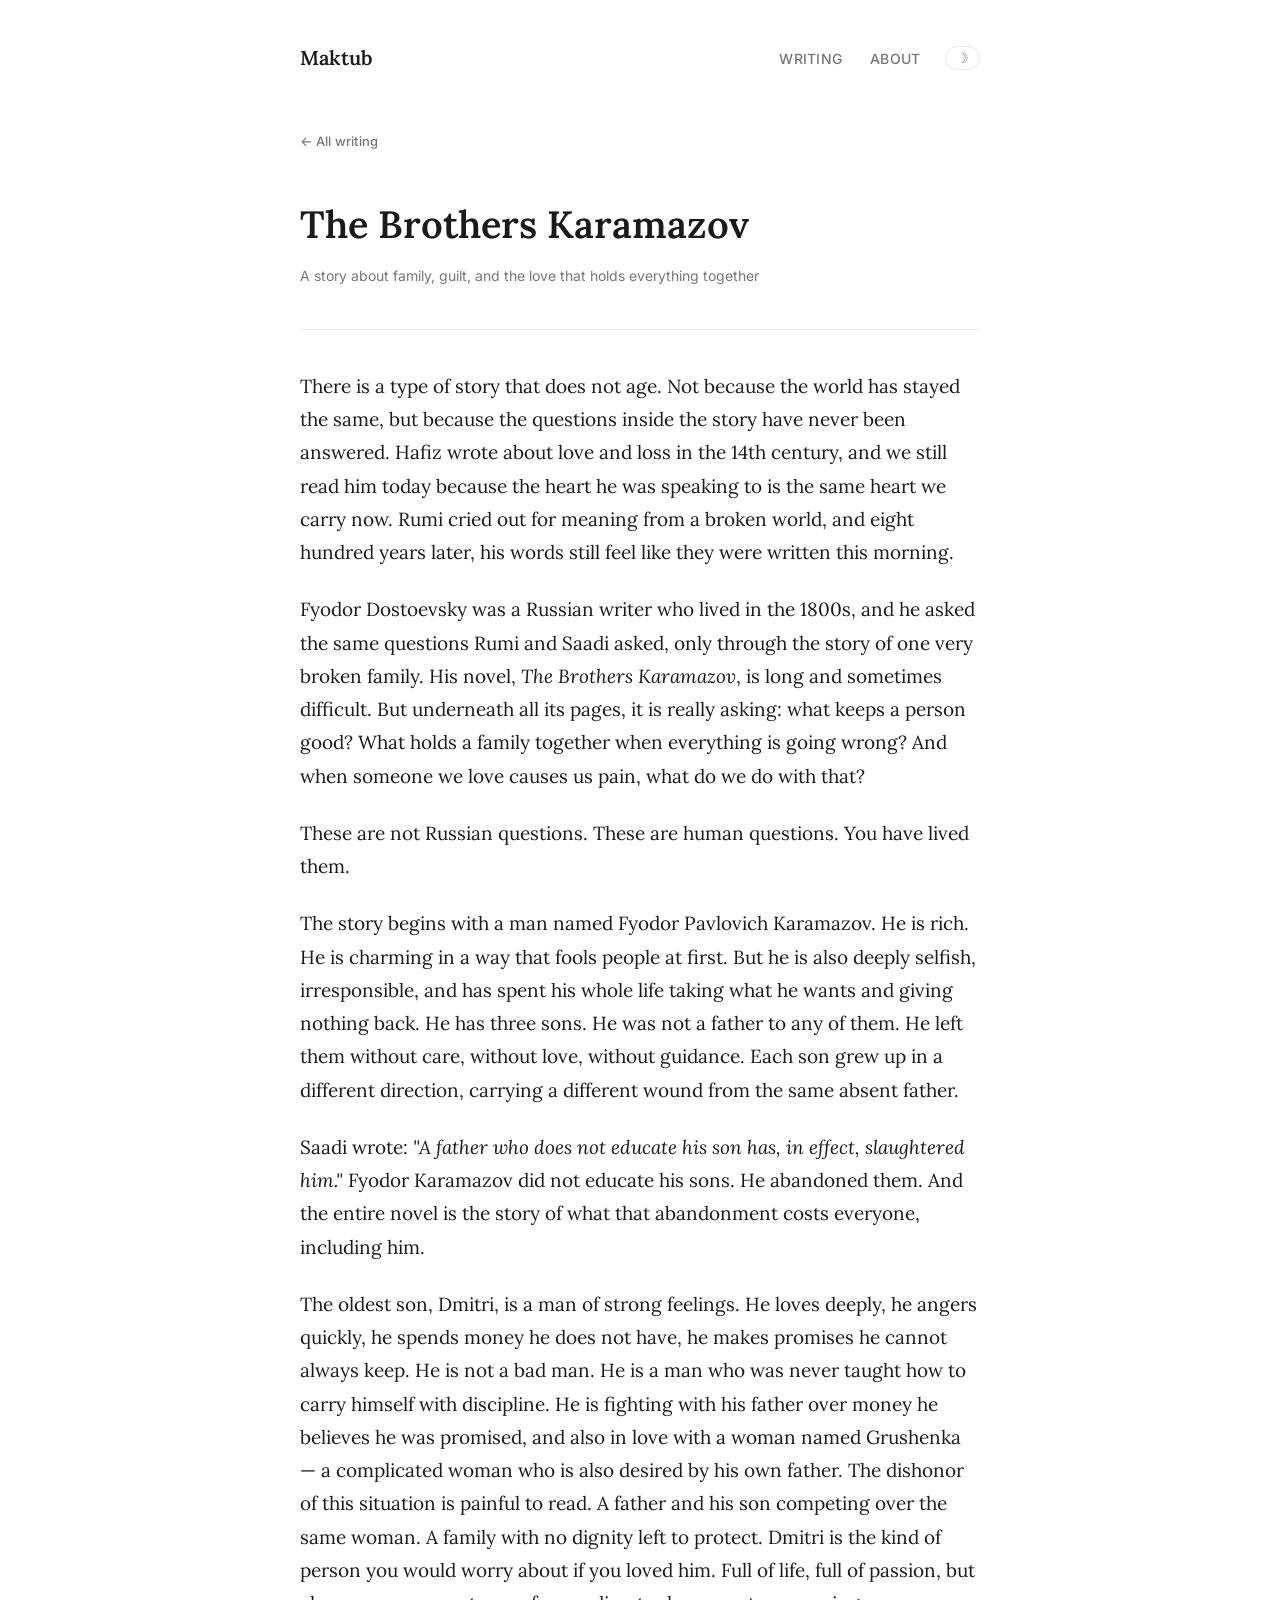
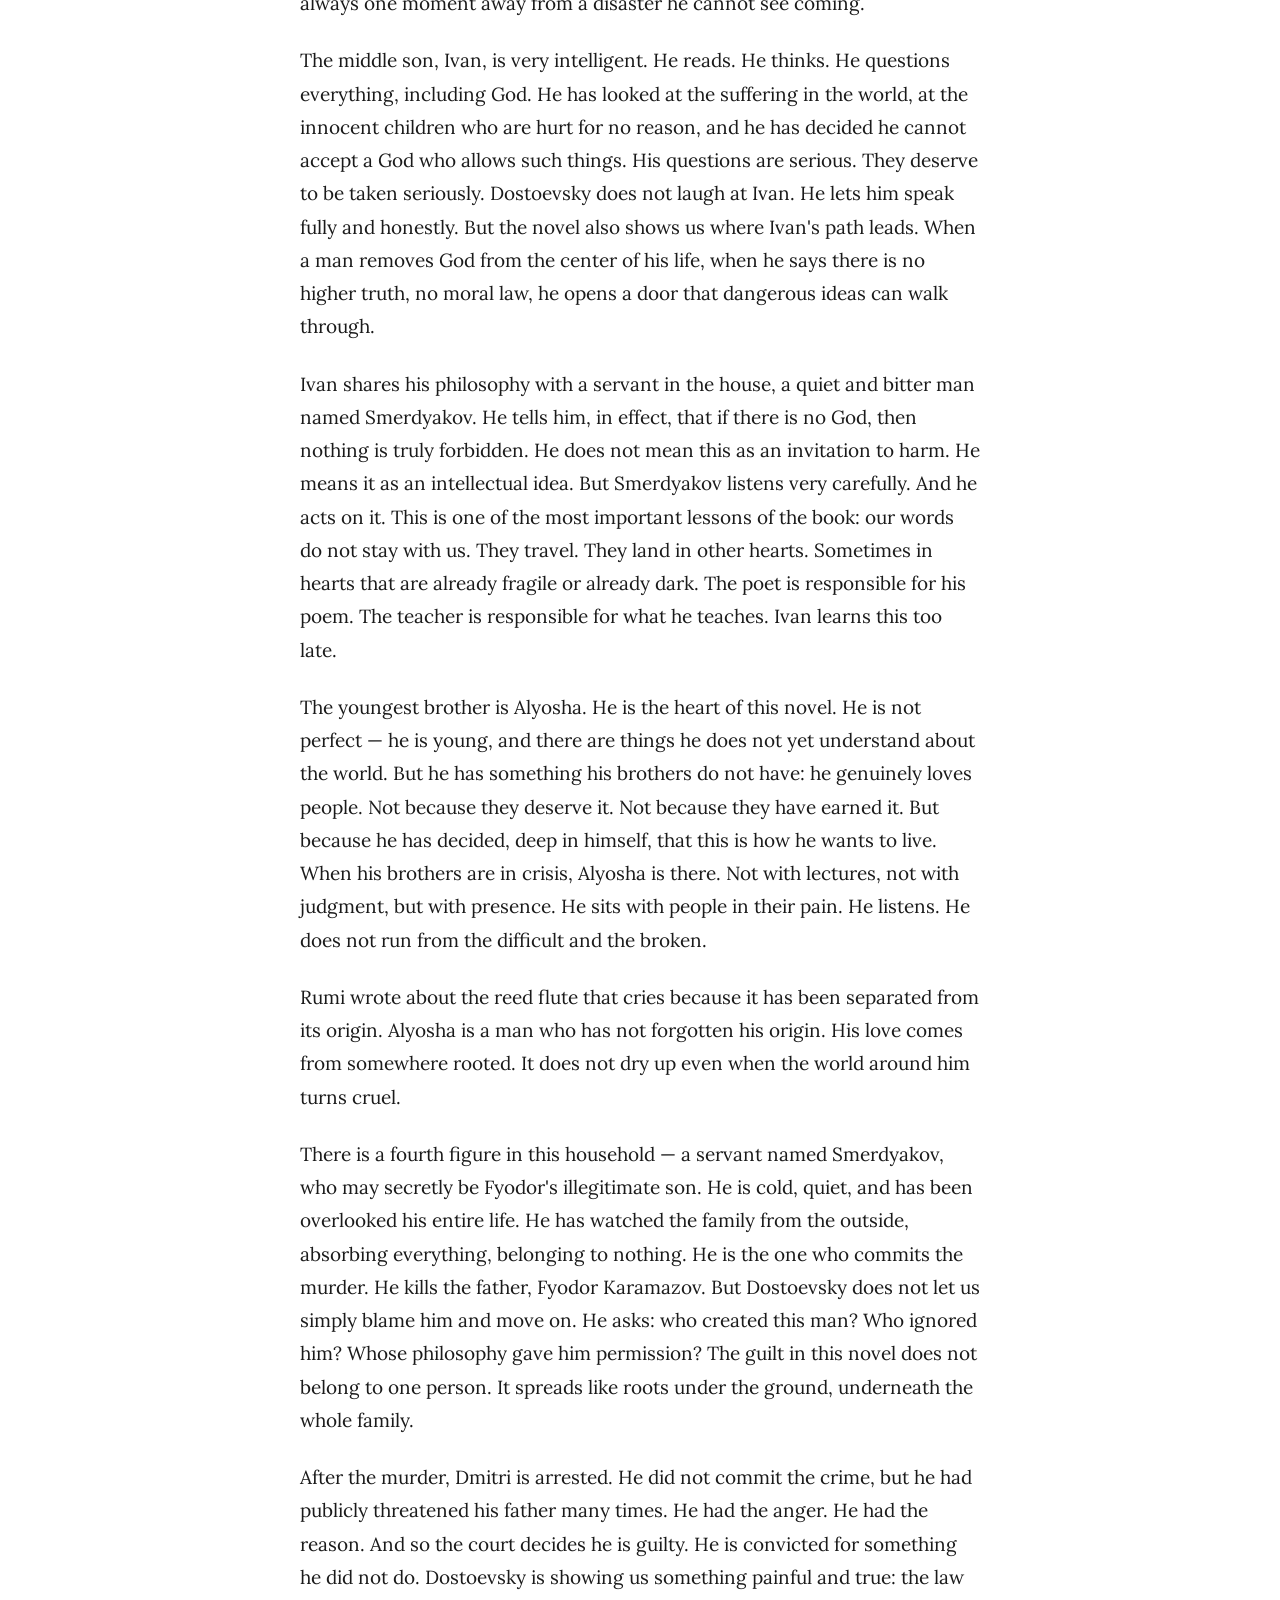
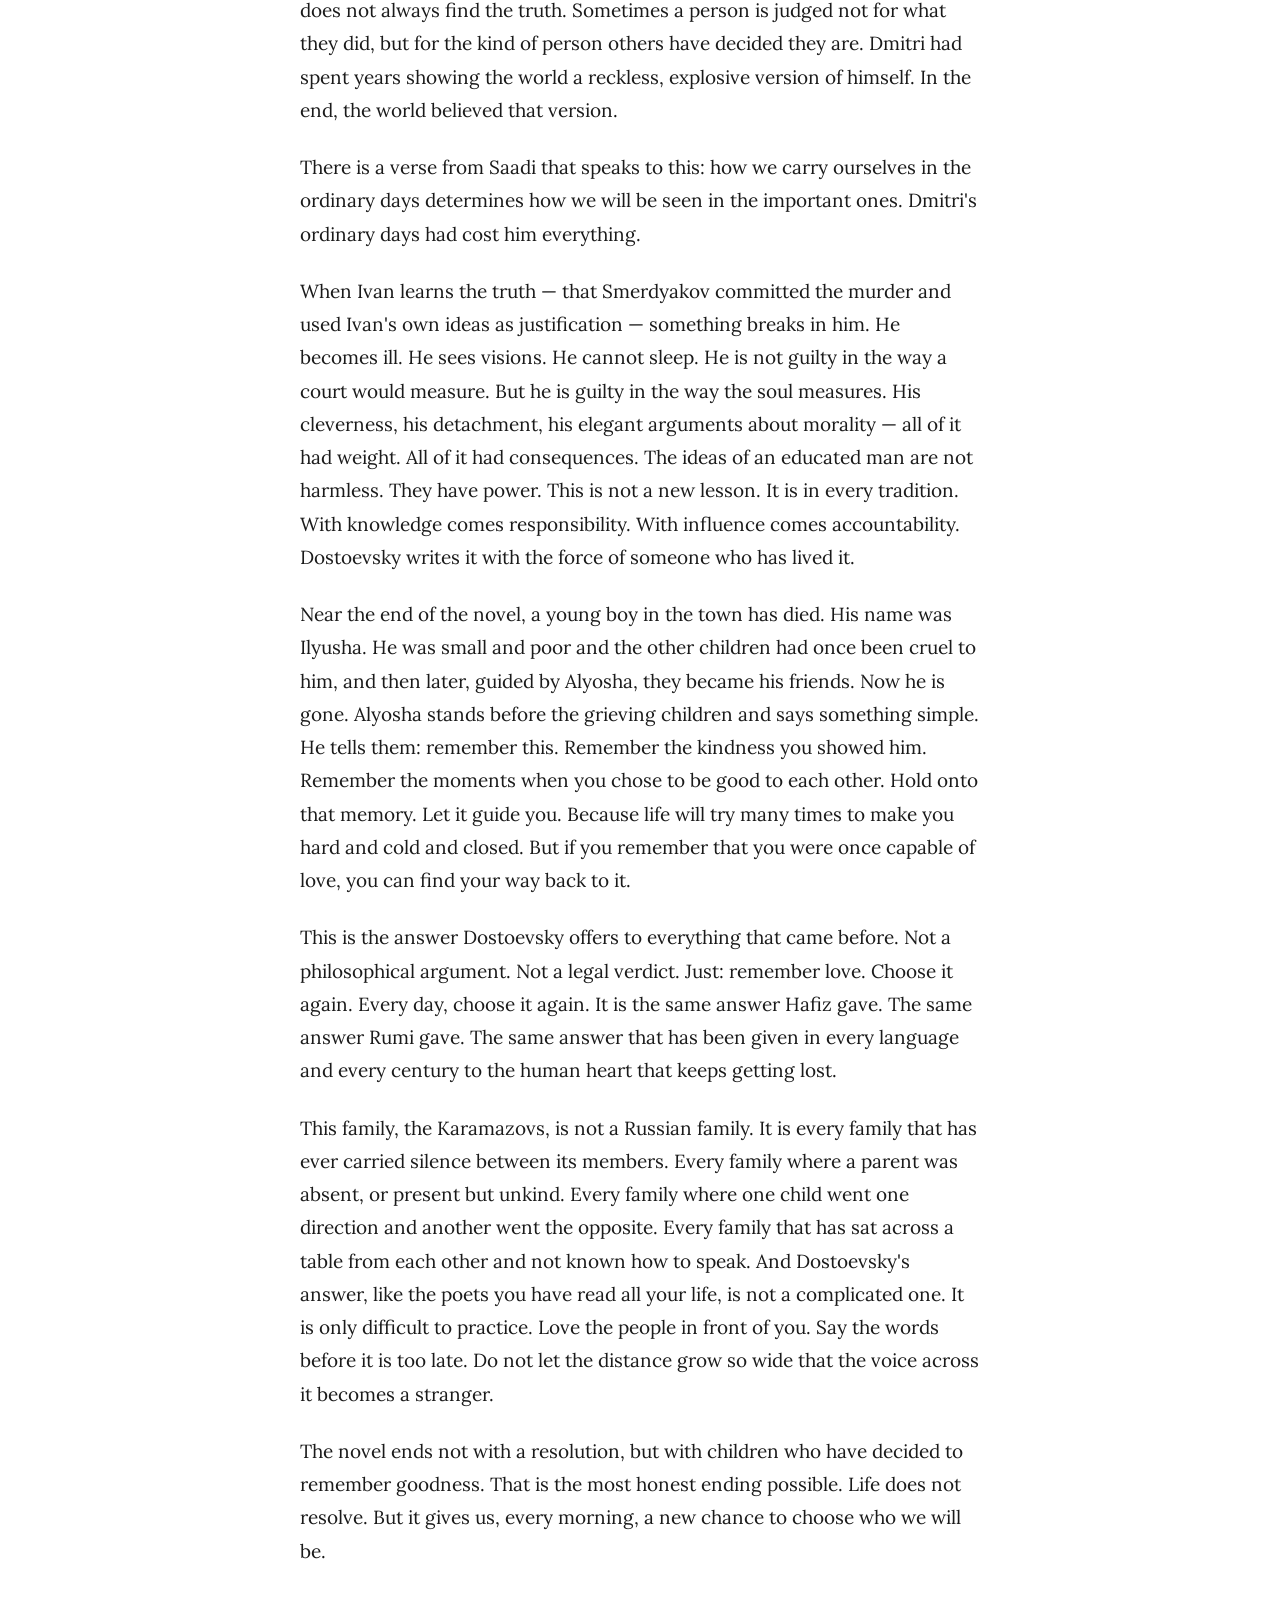
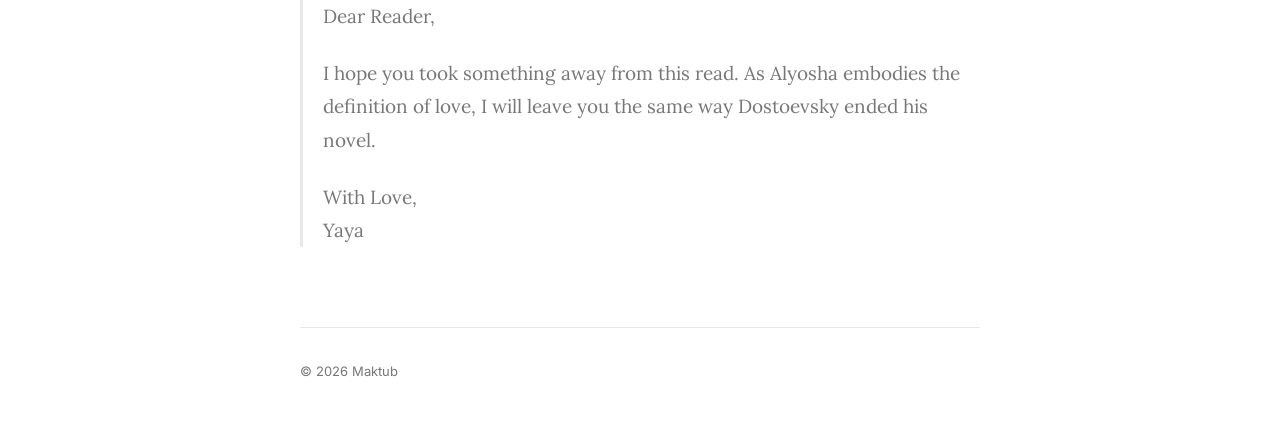
<file: articles/the-brothers-karamazov.html>
<!DOCTYPE html>
<html lang="en">
<head>
  <meta charset="UTF-8">
  <meta name="viewport" content="width=device-width, initial-scale=1.0">
  <title>The Brothers Karamazov — For Maman</title>
  <link rel="stylesheet" href="../style.css">
</head>
<body>

  <nav>
    <a href="../index.html" class="nav-logo">Maktub</a>
    <div style="display:flex; align-items:center; gap:24px;">
      <ul class="nav-links">
        <li><a href="../index.html">Writing</a></li>
        <li><a href="../about.html">About</a></li>
      </ul>
      <button class="theme-toggle" onclick="toggleTheme()" title="Toggle dark mode">
        <span class="icon" id="theme-icon">☽</span>
      </button>
    </div>
  </nav>

  <main>

    <a href="../index.html" class="back-link">← All writing</a>

    <div class="article-header">
      <h1>The Brothers Karamazov</h1>
      <div class="meta">A story about family, guilt, and the love that holds everything together</div>
    </div>

    <div class="article-body">

      <p>There is a type of story that does not age. Not because the world has stayed the same, but because the questions inside the story have never been answered. Hafiz wrote about love and loss in the 14th century, and we still read him today because the heart he was speaking to is the same heart we carry now. Rumi cried out for meaning from a broken world, and eight hundred years later, his words still feel like they were written this morning.</p>

      <p>Fyodor Dostoevsky was a Russian writer who lived in the 1800s, and he asked the same questions Rumi and Saadi asked, only through the story of one very broken family. His novel, <em>The Brothers Karamazov</em>, is long and sometimes difficult. But underneath all its pages, it is really asking: what keeps a person good? What holds a family together when everything is going wrong? And when someone we love causes us pain, what do we do with that?</p>

      <p>These are not Russian questions. These are human questions. You have lived them.</p>

      <p>The story begins with a man named Fyodor Pavlovich Karamazov. He is rich. He is charming in a way that fools people at first. But he is also deeply selfish, irresponsible, and has spent his whole life taking what he wants and giving nothing back. He has three sons. He was not a father to any of them. He left them without care, without love, without guidance. Each son grew up in a different direction, carrying a different wound from the same absent father.</p>

      <p>Saadi wrote: <em>"A father who does not educate his son has, in effect, slaughtered him."</em> Fyodor Karamazov did not educate his sons. He abandoned them. And the entire novel is the story of what that abandonment costs everyone, including him.</p>

      <p>The oldest son, Dmitri, is a man of strong feelings. He loves deeply, he angers quickly, he spends money he does not have, he makes promises he cannot always keep. He is not a bad man. He is a man who was never taught how to carry himself with discipline. He is fighting with his father over money he believes he was promised, and also in love with a woman named Grushenka — a complicated woman who is also desired by his own father. The dishonor of this situation is painful to read. A father and his son competing over the same woman. A family with no dignity left to protect. Dmitri is the kind of person you would worry about if you loved him. Full of life, full of passion, but always one moment away from a disaster he cannot see coming.</p>

      <p>The middle son, Ivan, is very intelligent. He reads. He thinks. He questions everything, including God. He has looked at the suffering in the world, at the innocent children who are hurt for no reason, and he has decided he cannot accept a God who allows such things. His questions are serious. They deserve to be taken seriously. Dostoevsky does not laugh at Ivan. He lets him speak fully and honestly. But the novel also shows us where Ivan's path leads. When a man removes God from the center of his life, when he says there is no higher truth, no moral law, he opens a door that dangerous ideas can walk through.</p>

      <p>Ivan shares his philosophy with a servant in the house, a quiet and bitter man named Smerdyakov. He tells him, in effect, that if there is no God, then nothing is truly forbidden. He does not mean this as an invitation to harm. He means it as an intellectual idea. But Smerdyakov listens very carefully. And he acts on it. This is one of the most important lessons of the book: our words do not stay with us. They travel. They land in other hearts. Sometimes in hearts that are already fragile or already dark. The poet is responsible for his poem. The teacher is responsible for what he teaches. Ivan learns this too late.</p>

      <p>The youngest brother is Alyosha. He is the heart of this novel. He is not perfect — he is young, and there are things he does not yet understand about the world. But he has something his brothers do not have: he genuinely loves people. Not because they deserve it. Not because they have earned it. But because he has decided, deep in himself, that this is how he wants to live. When his brothers are in crisis, Alyosha is there. Not with lectures, not with judgment, but with presence. He sits with people in their pain. He listens. He does not run from the difficult and the broken.</p>

      <p>Rumi wrote about the reed flute that cries because it has been separated from its origin. Alyosha is a man who has not forgotten his origin. His love comes from somewhere rooted. It does not dry up even when the world around him turns cruel.</p>

      <p>There is a fourth figure in this household — a servant named Smerdyakov, who may secretly be Fyodor's illegitimate son. He is cold, quiet, and has been overlooked his entire life. He has watched the family from the outside, absorbing everything, belonging to nothing. He is the one who commits the murder. He kills the father, Fyodor Karamazov. But Dostoevsky does not let us simply blame him and move on. He asks: who created this man? Who ignored him? Whose philosophy gave him permission? The guilt in this novel does not belong to one person. It spreads like roots under the ground, underneath the whole family.</p>

      <p>After the murder, Dmitri is arrested. He did not commit the crime, but he had publicly threatened his father many times. He had the anger. He had the reason. And so the court decides he is guilty. He is convicted for something he did not do. Dostoevsky is showing us something painful and true: the law does not always find the truth. Sometimes a person is judged not for what they did, but for the kind of person others have decided they are. Dmitri had spent years showing the world a reckless, explosive version of himself. In the end, the world believed that version.</p>

      <p>There is a verse from Saadi that speaks to this: how we carry ourselves in the ordinary days determines how we will be seen in the important ones. Dmitri's ordinary days had cost him everything.</p>

      <p>When Ivan learns the truth — that Smerdyakov committed the murder and used Ivan's own ideas as justification — something breaks in him. He becomes ill. He sees visions. He cannot sleep. He is not guilty in the way a court would measure. But he is guilty in the way the soul measures. His cleverness, his detachment, his elegant arguments about morality — all of it had weight. All of it had consequences. The ideas of an educated man are not harmless. They have power. This is not a new lesson. It is in every tradition. With knowledge comes responsibility. With influence comes accountability. Dostoevsky writes it with the force of someone who has lived it.</p>

      <p>Near the end of the novel, a young boy in the town has died. His name was Ilyusha. He was small and poor and the other children had once been cruel to him, and then later, guided by Alyosha, they became his friends. Now he is gone. Alyosha stands before the grieving children and says something simple. He tells them: remember this. Remember the kindness you showed him. Remember the moments when you chose to be good to each other. Hold onto that memory. Let it guide you. Because life will try many times to make you hard and cold and closed. But if you remember that you were once capable of love, you can find your way back to it.</p>

      <p>This is the answer Dostoevsky offers to everything that came before. Not a philosophical argument. Not a legal verdict. Just: remember love. Choose it again. Every day, choose it again. It is the same answer Hafiz gave. The same answer Rumi gave. The same answer that has been given in every language and every century to the human heart that keeps getting lost.</p>

      <p>This family, the Karamazovs, is not a Russian family. It is every family that has ever carried silence between its members. Every family where a parent was absent, or present but unkind. Every family where one child went one direction and another went the opposite. Every family that has sat across a table from each other and not known how to speak. And Dostoevsky's answer, like the poets you have read all your life, is not a complicated one. It is only difficult to practice. Love the people in front of you. Say the words before it is too late. Do not let the distance grow so wide that the voice across it becomes a stranger.</p>

      <p>The novel ends not with a resolution, but with children who have decided to remember goodness. That is the most honest ending possible. Life does not resolve. But it gives us, every morning, a new chance to choose who we will be.</p>

      <blockquote>
        <p>Dear Reader,</p>
        <p>I hope you took something away from this read. As Alyosha embodies the definition of love, I will leave you the same way Dostoevsky ended his novel.</p>
        <p>With Love,<br>Yaya</p>
      </blockquote>

    </div>

  </main>

  <footer>
    &copy; 2026 Maktub
  </footer>

  <script>
    const icon = document.getElementById('theme-icon');
    if (localStorage.getItem('theme') === 'dark') {
      document.body.classList.add('dark');
      icon.textContent = '☀';
    }
    function toggleTheme() {
      document.body.classList.toggle('dark');
      const dark = document.body.classList.contains('dark');
      localStorage.setItem('theme', dark ? 'dark' : 'light');
      icon.textContent = dark ? '☀' : '☽';
    }
  </script>

</body>
</html>
</file>
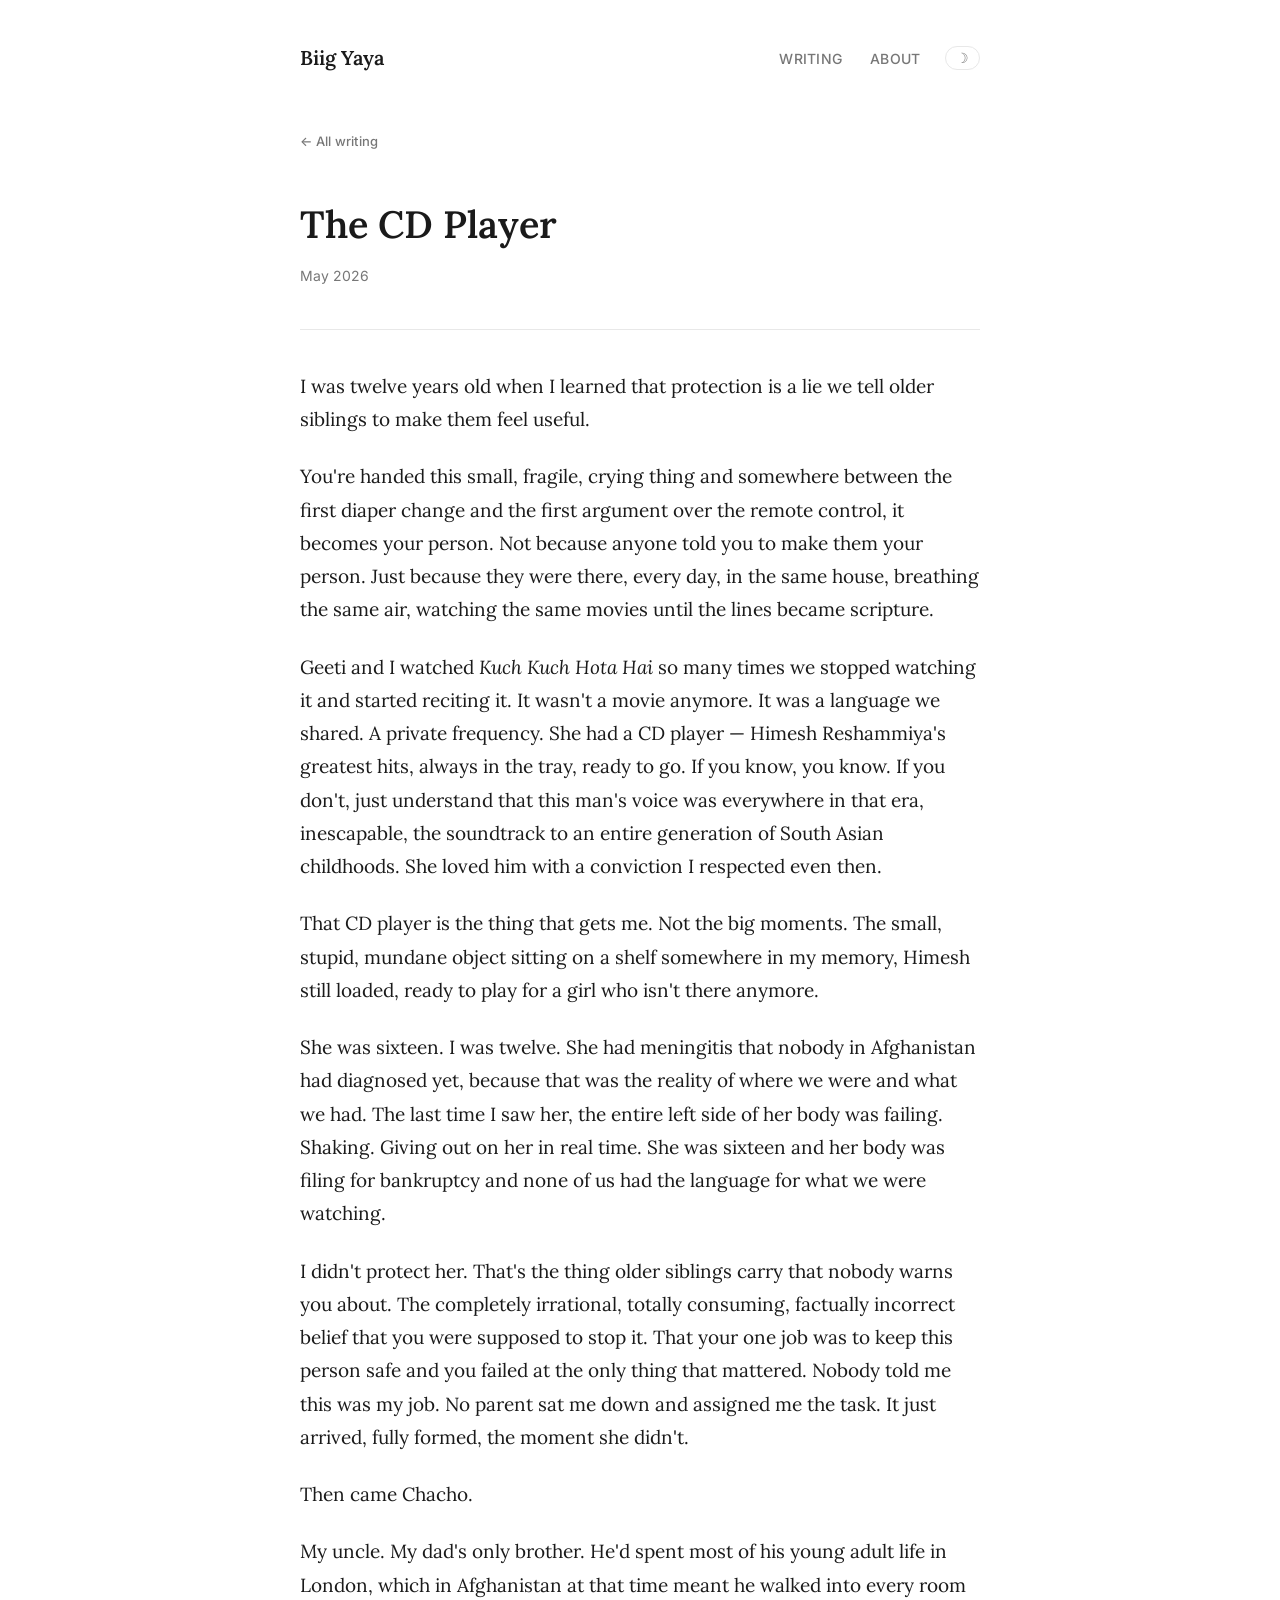
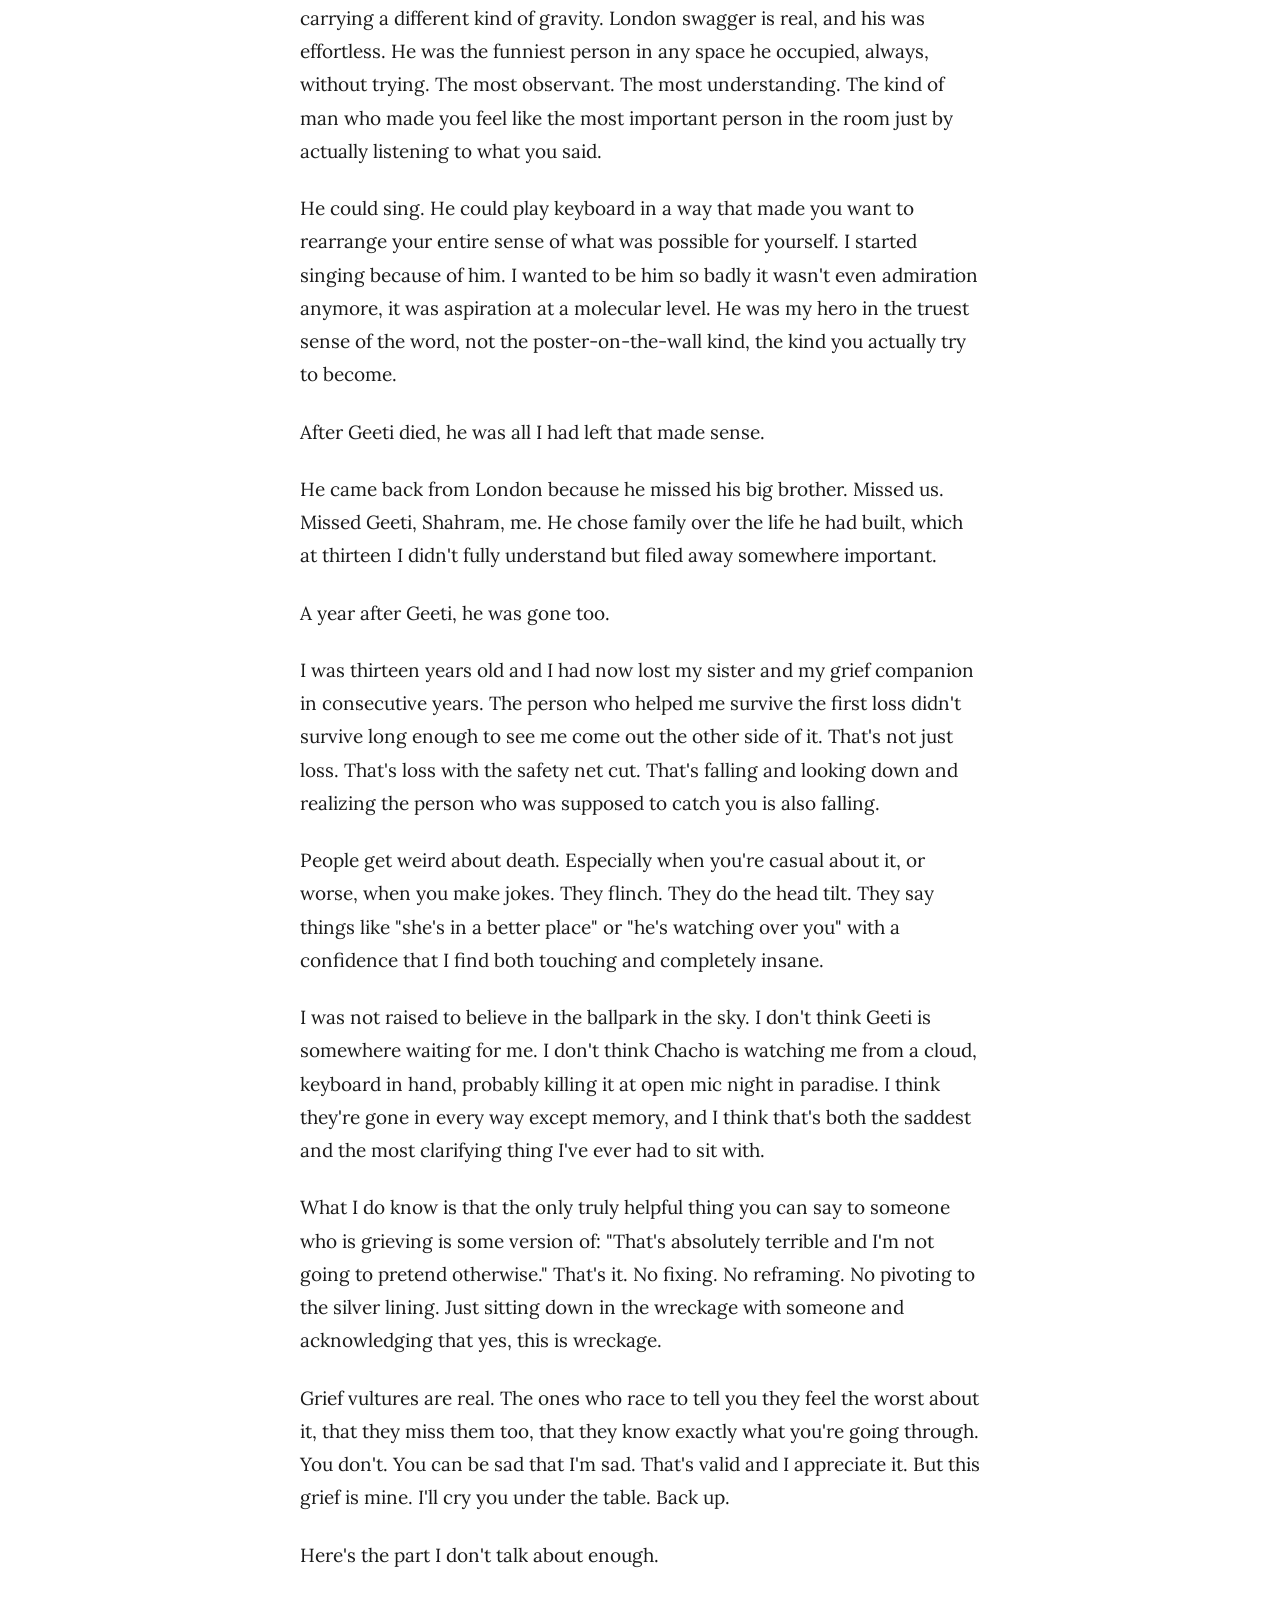
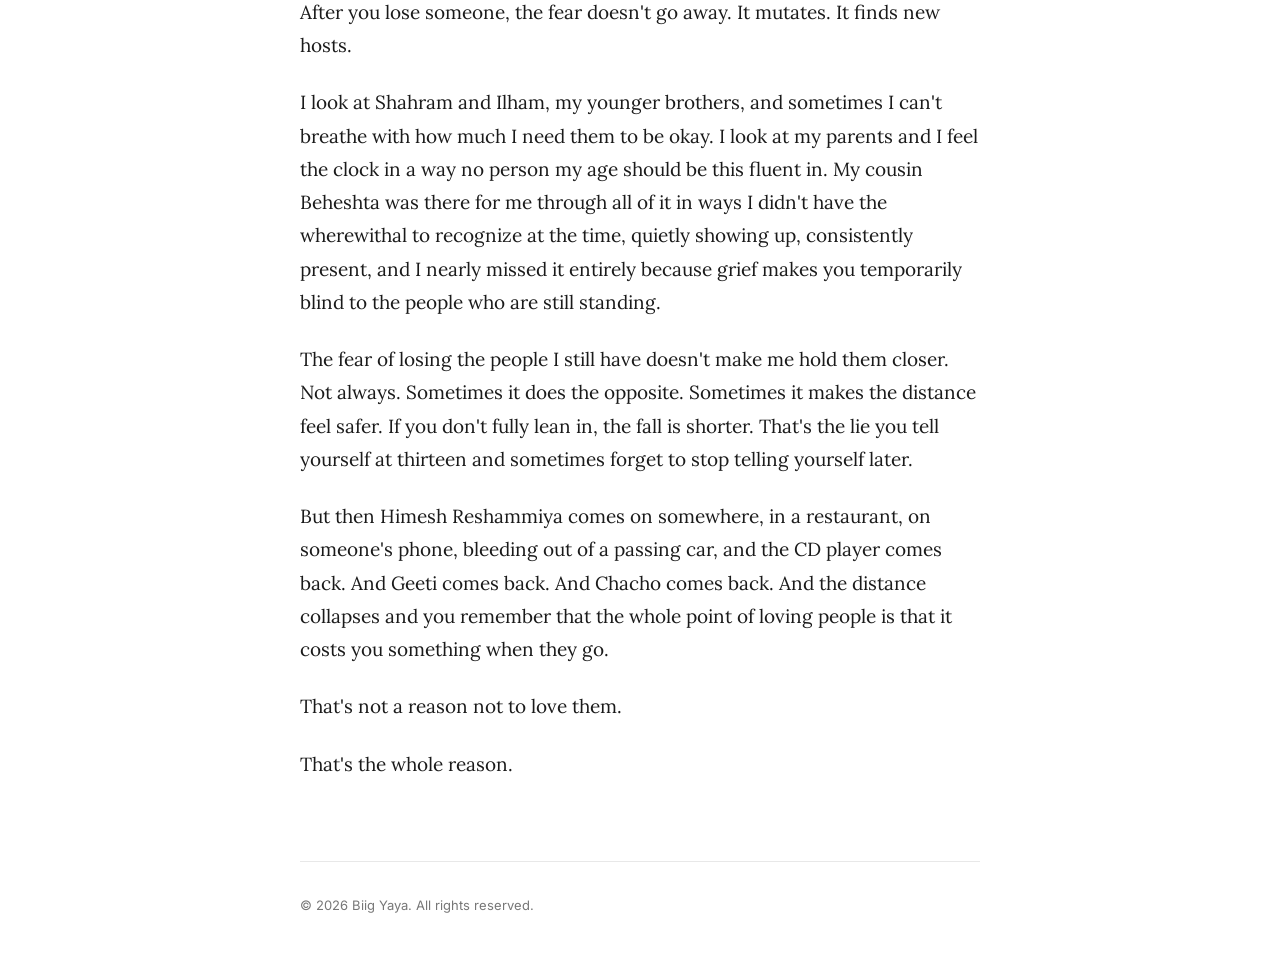
<file: articles/the-cd-player.html>
<!DOCTYPE html>
<html lang="en">
<head>
  <meta charset="UTF-8">
  <meta name="viewport" content="width=device-width, initial-scale=1.0">
  <title>The CD Player — Biig Yaya</title>
  <link rel="stylesheet" href="../style.css">
</head>
<body>

  <nav>
    <a href="../index.html" class="nav-logo">Biig Yaya</a>
    <div style="display:flex; align-items:center; gap:24px;">
      <ul class="nav-links">
        <li><a href="../index.html">Writing</a></li>
        <li><a href="../about.html">About</a></li>
      </ul>
      <button class="theme-toggle" onclick="toggleTheme()" title="Toggle dark mode">
        <span class="icon" id="theme-icon">☽</span>
      </button>
    </div>
  </nav>

  <main>

    <a href="../index.html" class="back-link">← All writing</a>

    <div class="article-header">
      <h1>The CD Player</h1>
      <div class="meta">May 2026</div>
    </div>

    <div class="article-body">

      <p>I was twelve years old when I learned that protection is a lie we tell older siblings to make them feel useful.</p>

      <p>You're handed this small, fragile, crying thing and somewhere between the first diaper change and the first argument over the remote control, it becomes your person. Not because anyone told you to make them your person. Just because they were there, every day, in the same house, breathing the same air, watching the same movies until the lines became scripture.</p>

      <p>Geeti and I watched <em>Kuch Kuch Hota Hai</em> so many times we stopped watching it and started reciting it. It wasn't a movie anymore. It was a language we shared. A private frequency. She had a CD player — Himesh Reshammiya's greatest hits, always in the tray, ready to go. If you know, you know. If you don't, just understand that this man's voice was everywhere in that era, inescapable, the soundtrack to an entire generation of South Asian childhoods. She loved him with a conviction I respected even then.</p>

      <p>That CD player is the thing that gets me. Not the big moments. The small, stupid, mundane object sitting on a shelf somewhere in my memory, Himesh still loaded, ready to play for a girl who isn't there anymore.</p>

      <p>She was sixteen. I was twelve. She had meningitis that nobody in Afghanistan had diagnosed yet, because that was the reality of where we were and what we had. The last time I saw her, the entire left side of her body was failing. Shaking. Giving out on her in real time. She was sixteen and her body was filing for bankruptcy and none of us had the language for what we were watching.</p>

      <p>I didn't protect her. That's the thing older siblings carry that nobody warns you about. The completely irrational, totally consuming, factually incorrect belief that you were supposed to stop it. That your one job was to keep this person safe and you failed at the only thing that mattered. Nobody told me this was my job. No parent sat me down and assigned me the task. It just arrived, fully formed, the moment she didn't.</p>

      <p>Then came Chacho.</p>

      <p>My uncle. My dad's only brother. He'd spent most of his young adult life in London, which in Afghanistan at that time meant he walked into every room carrying a different kind of gravity. London swagger is real, and his was effortless. He was the funniest person in any space he occupied, always, without trying. The most observant. The most understanding. The kind of man who made you feel like the most important person in the room just by actually listening to what you said.</p>

      <p>He could sing. He could play keyboard in a way that made you want to rearrange your entire sense of what was possible for yourself. I started singing because of him. I wanted to be him so badly it wasn't even admiration anymore, it was aspiration at a molecular level. He was my hero in the truest sense of the word, not the poster-on-the-wall kind, the kind you actually try to become.</p>

      <p>After Geeti died, he was all I had left that made sense.</p>

      <p>He came back from London because he missed his big brother. Missed us. Missed Geeti, Shahram, me. He chose family over the life he had built, which at thirteen I didn't fully understand but filed away somewhere important.</p>

      <p>A year after Geeti, he was gone too.</p>

      <p>I was thirteen years old and I had now lost my sister and my grief companion in consecutive years. The person who helped me survive the first loss didn't survive long enough to see me come out the other side of it. That's not just loss. That's loss with the safety net cut. That's falling and looking down and realizing the person who was supposed to catch you is also falling.</p>

      <p>People get weird about death. Especially when you're casual about it, or worse, when you make jokes. They flinch. They do the head tilt. They say things like "she's in a better place" or "he's watching over you" with a confidence that I find both touching and completely insane.</p>

      <p>I was not raised to believe in the ballpark in the sky. I don't think Geeti is somewhere waiting for me. I don't think Chacho is watching me from a cloud, keyboard in hand, probably killing it at open mic night in paradise. I think they're gone in every way except memory, and I think that's both the saddest and the most clarifying thing I've ever had to sit with.</p>

      <p>What I do know is that the only truly helpful thing you can say to someone who is grieving is some version of: "That's absolutely terrible and I'm not going to pretend otherwise." That's it. No fixing. No reframing. No pivoting to the silver lining. Just sitting down in the wreckage with someone and acknowledging that yes, this is wreckage.</p>

      <p>Grief vultures are real. The ones who race to tell you they feel the worst about it, that they miss them too, that they know exactly what you're going through. You don't. You can be sad that I'm sad. That's valid and I appreciate it. But this grief is mine. I'll cry you under the table. Back up.</p>

      <p>Here's the part I don't talk about enough.</p>

      <p>After you lose someone, the fear doesn't go away. It mutates. It finds new hosts.</p>

      <p>I look at Shahram and Ilham, my younger brothers, and sometimes I can't breathe with how much I need them to be okay. I look at my parents and I feel the clock in a way no person my age should be this fluent in. My cousin Beheshta was there for me through all of it in ways I didn't have the wherewithal to recognize at the time, quietly showing up, consistently present, and I nearly missed it entirely because grief makes you temporarily blind to the people who are still standing.</p>

      <p>The fear of losing the people I still have doesn't make me hold them closer. Not always. Sometimes it does the opposite. Sometimes it makes the distance feel safer. If you don't fully lean in, the fall is shorter. That's the lie you tell yourself at thirteen and sometimes forget to stop telling yourself later.</p>

      <p>But then Himesh Reshammiya comes on somewhere, in a restaurant, on someone's phone, bleeding out of a passing car, and the CD player comes back. And Geeti comes back. And Chacho comes back. And the distance collapses and you remember that the whole point of loving people is that it costs you something when they go.</p>

      <p>That's not a reason not to love them.</p>

      <p>That's the whole reason.</p>

    </div>

  </main>

  <footer>
    &copy; 2026 Biig Yaya. All rights reserved.
  </footer>

  <script>
    const icon = document.getElementById('theme-icon');
    if (localStorage.getItem('theme') === 'dark') {
      document.body.classList.add('dark');
      icon.textContent = '☀';
    }
    function toggleTheme() {
      document.body.classList.toggle('dark');
      const dark = document.body.classList.contains('dark');
      localStorage.setItem('theme', dark ? 'dark' : 'light');
      icon.textContent = dark ? '☀' : '☽';
    }
  </script>

</body>
</html>
</file>
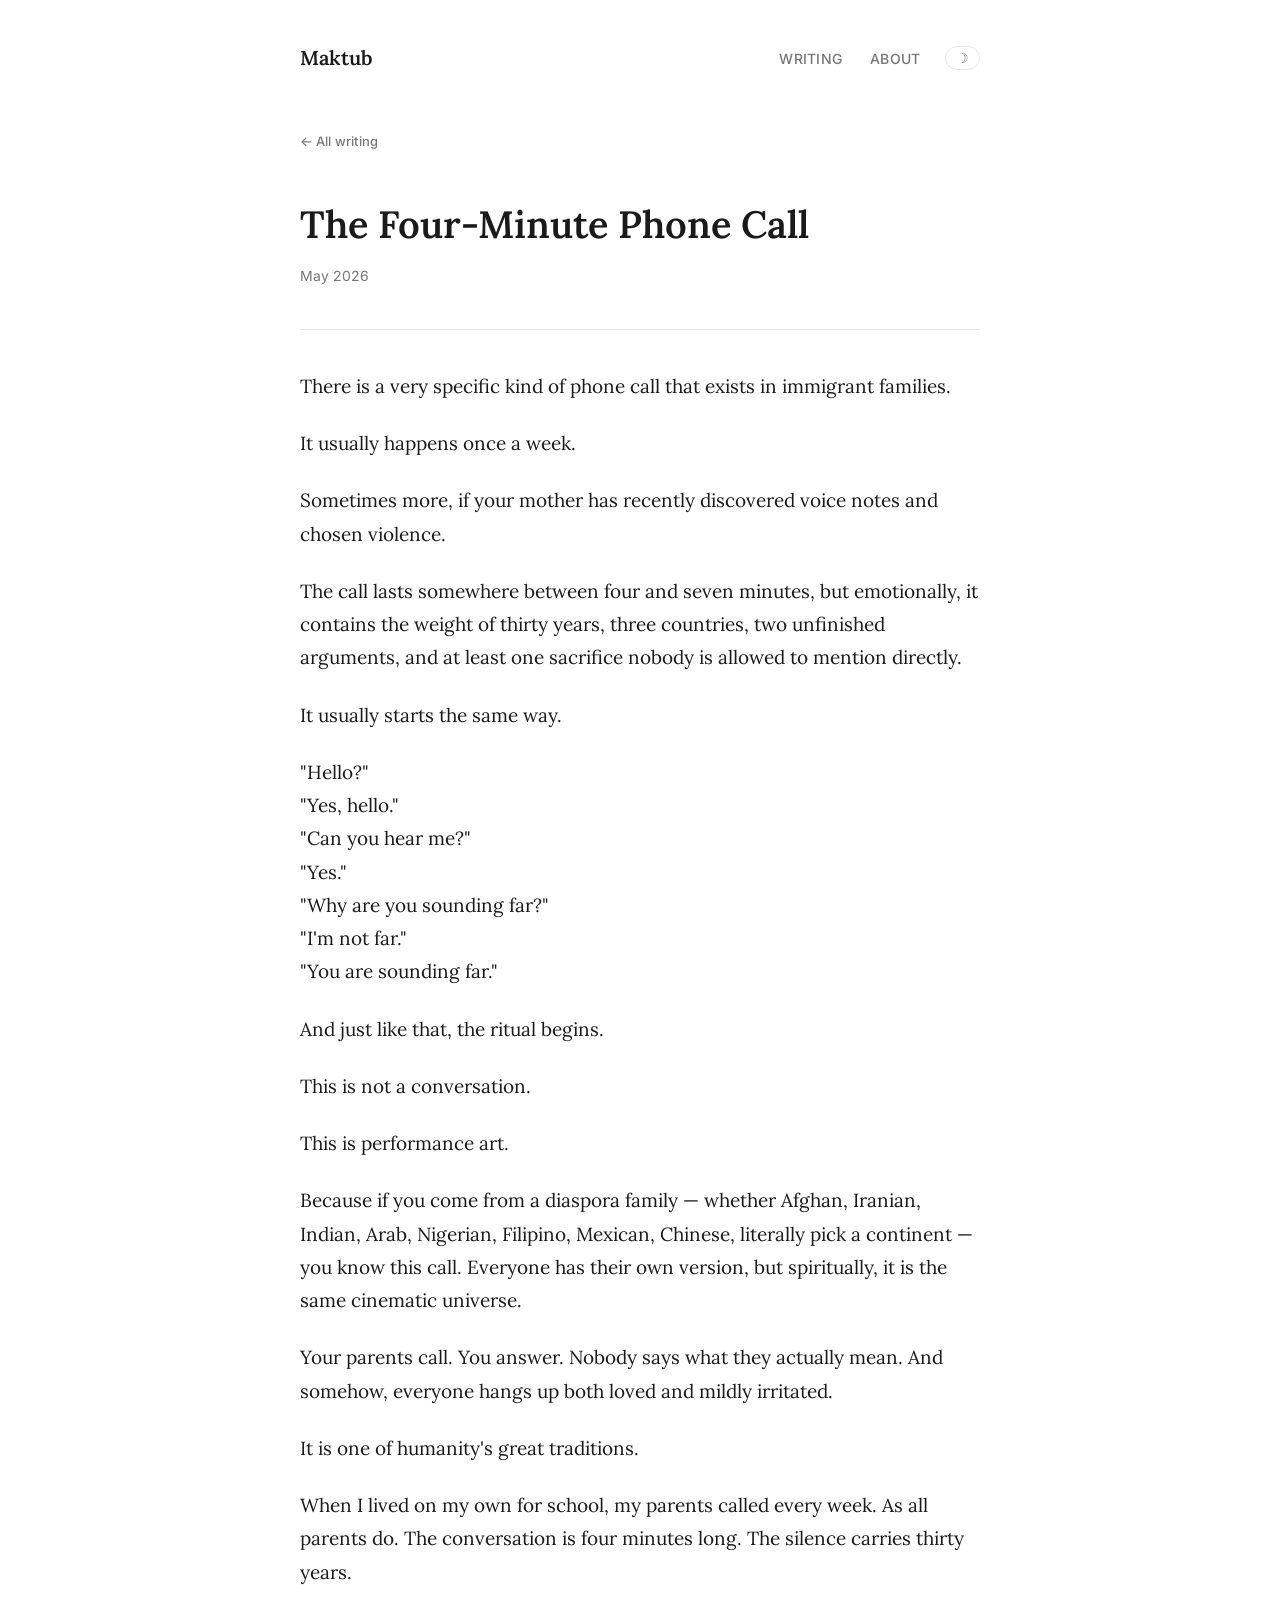
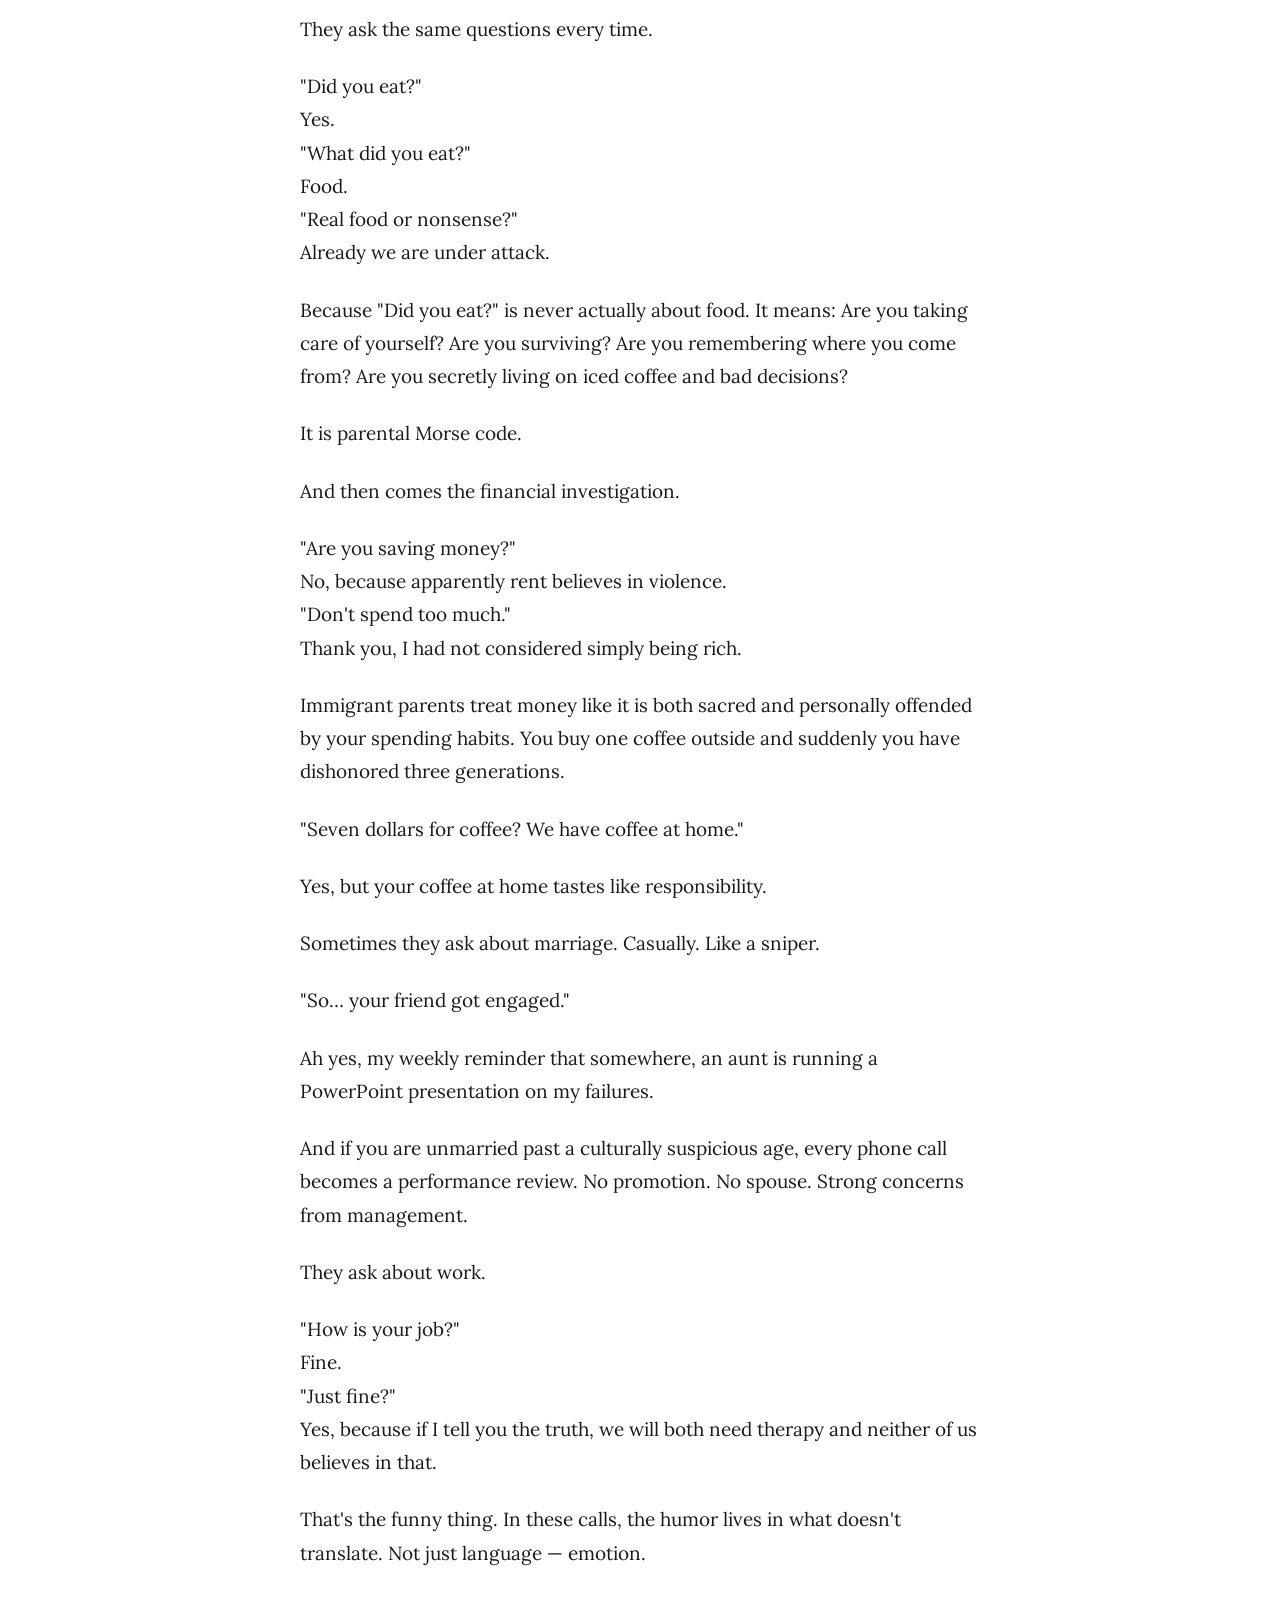
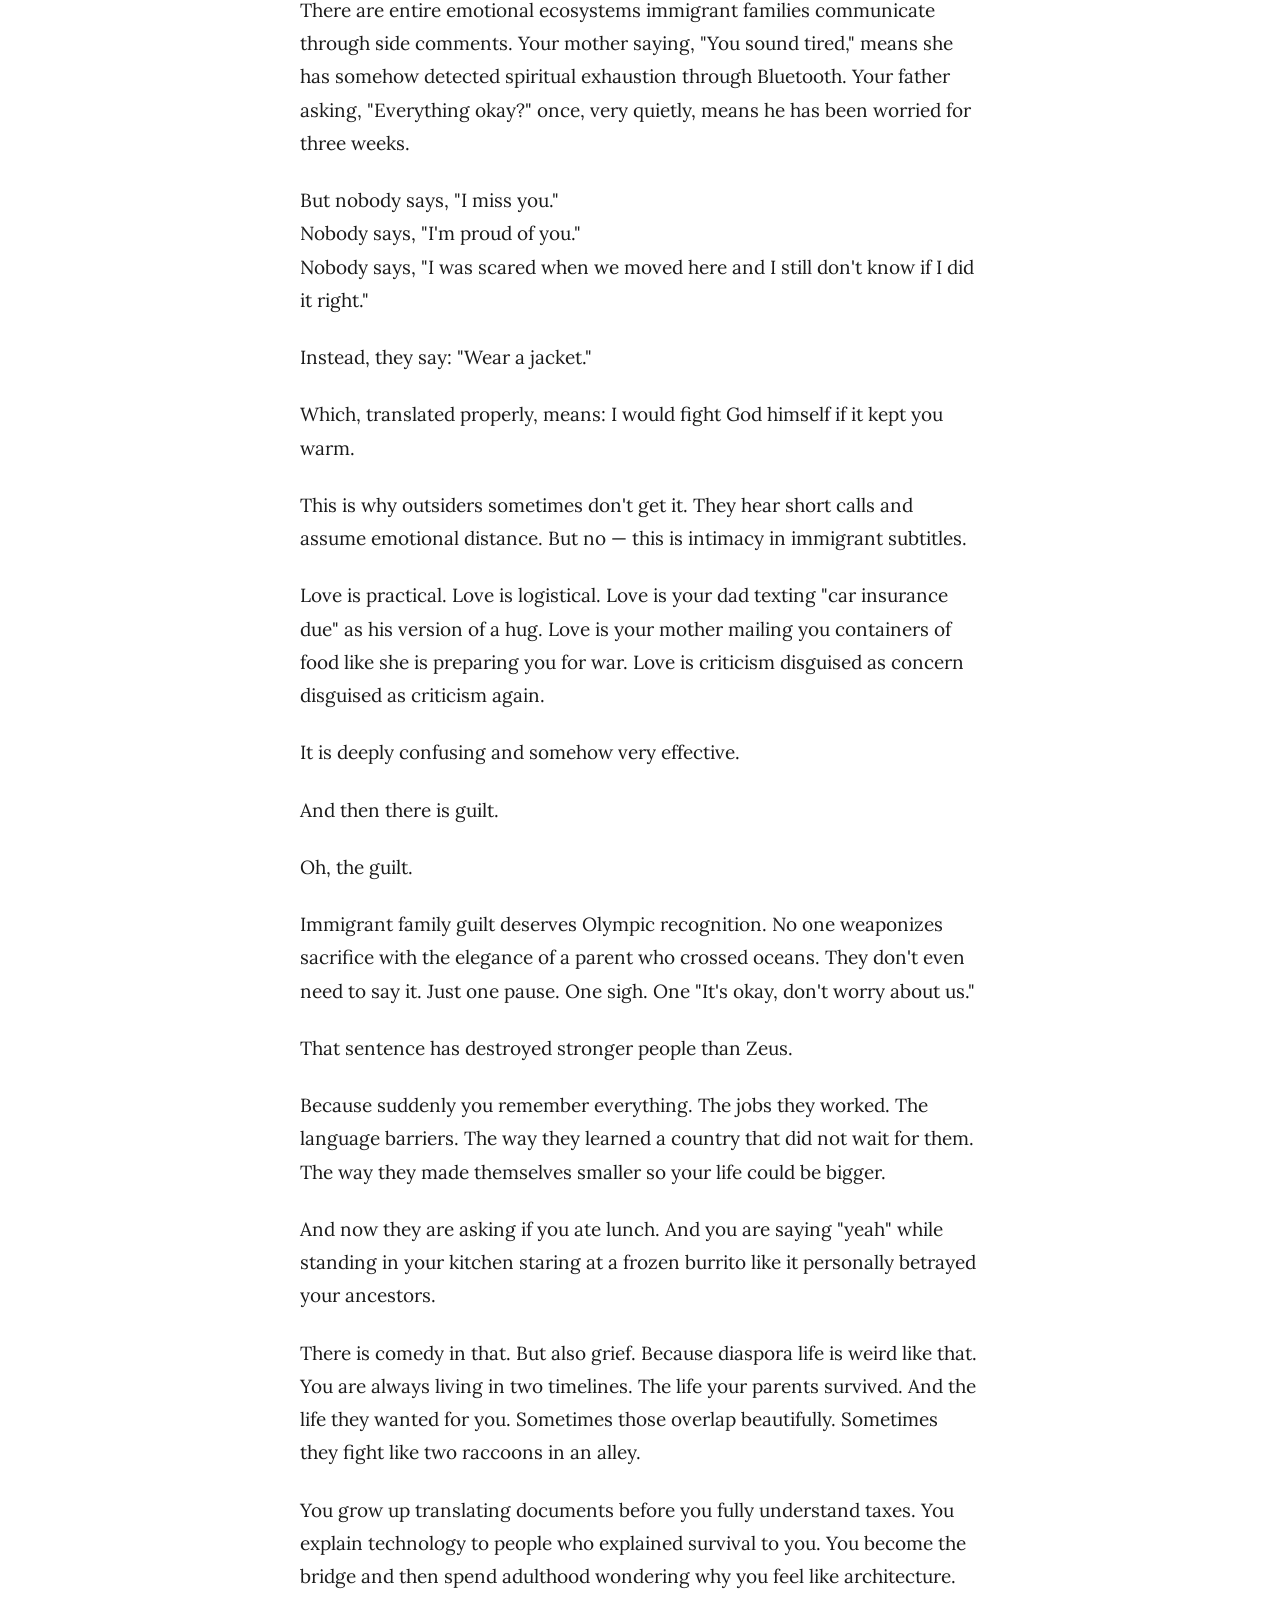
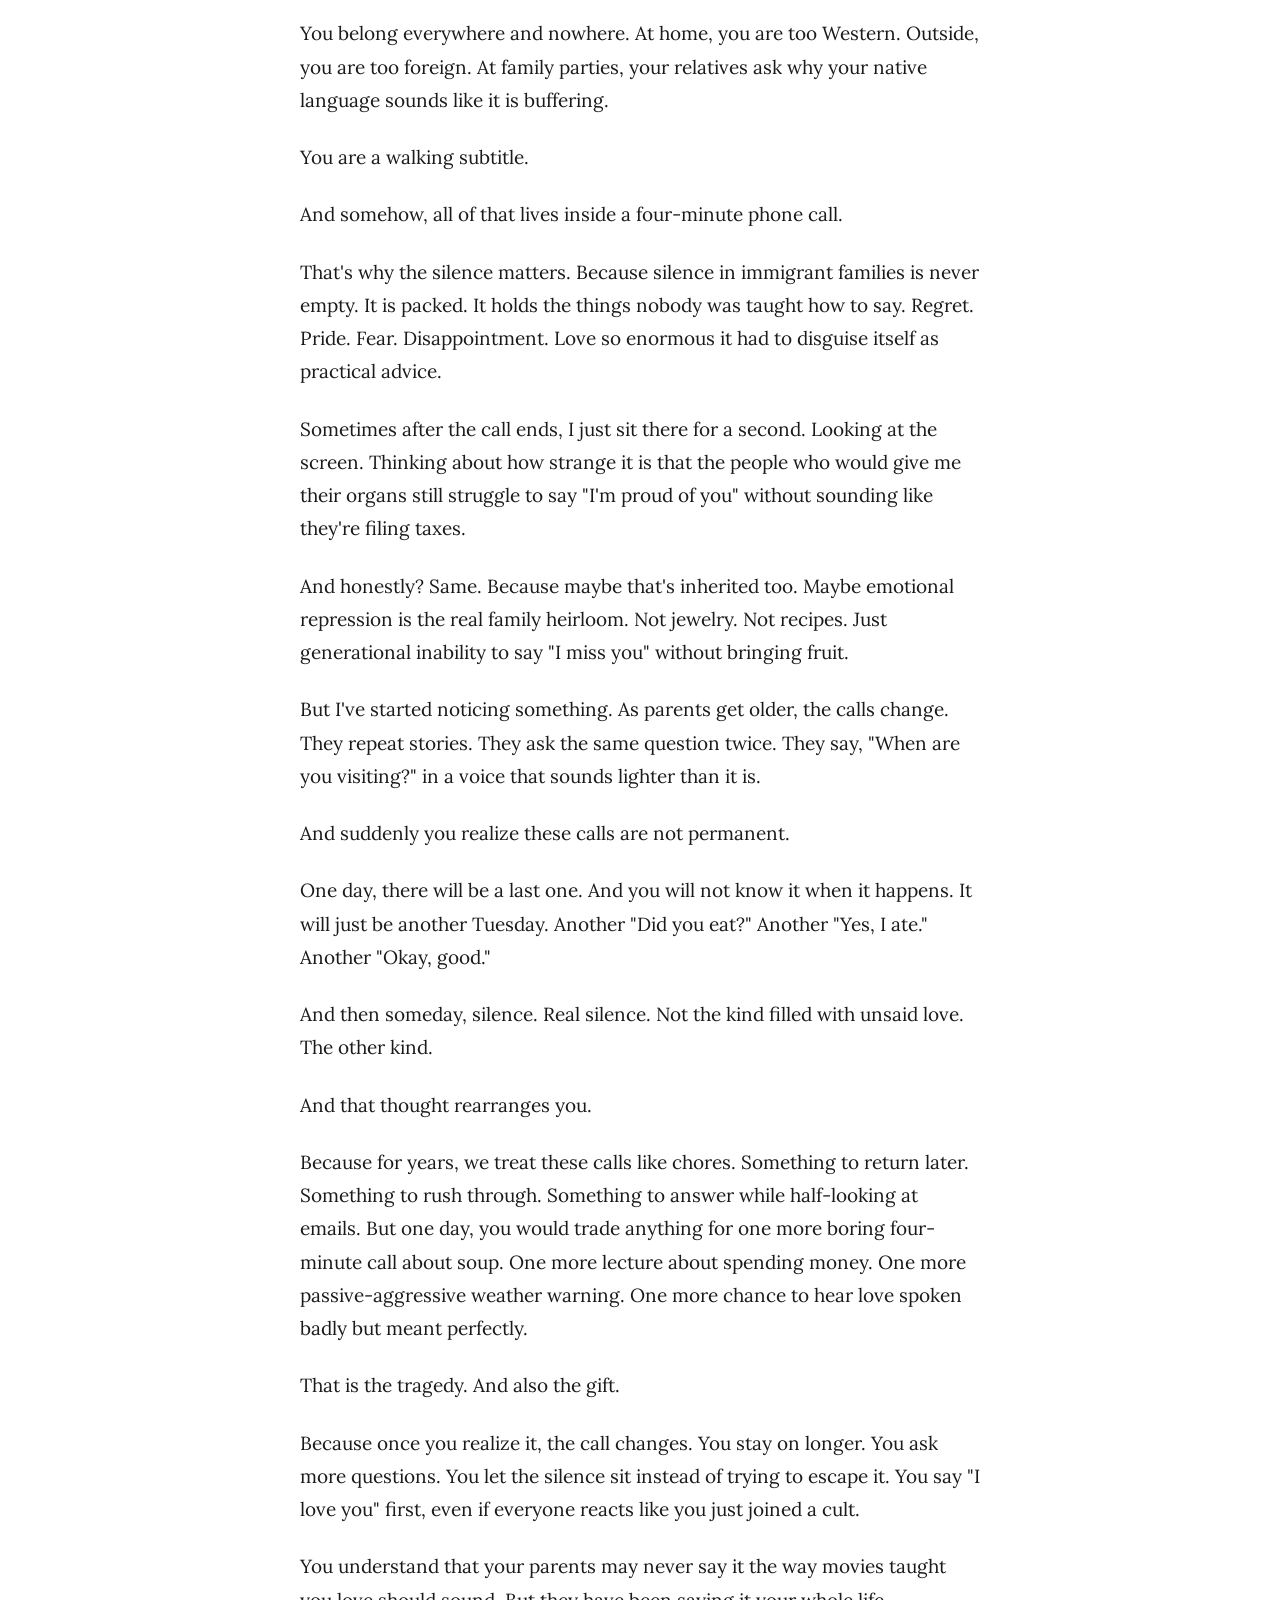
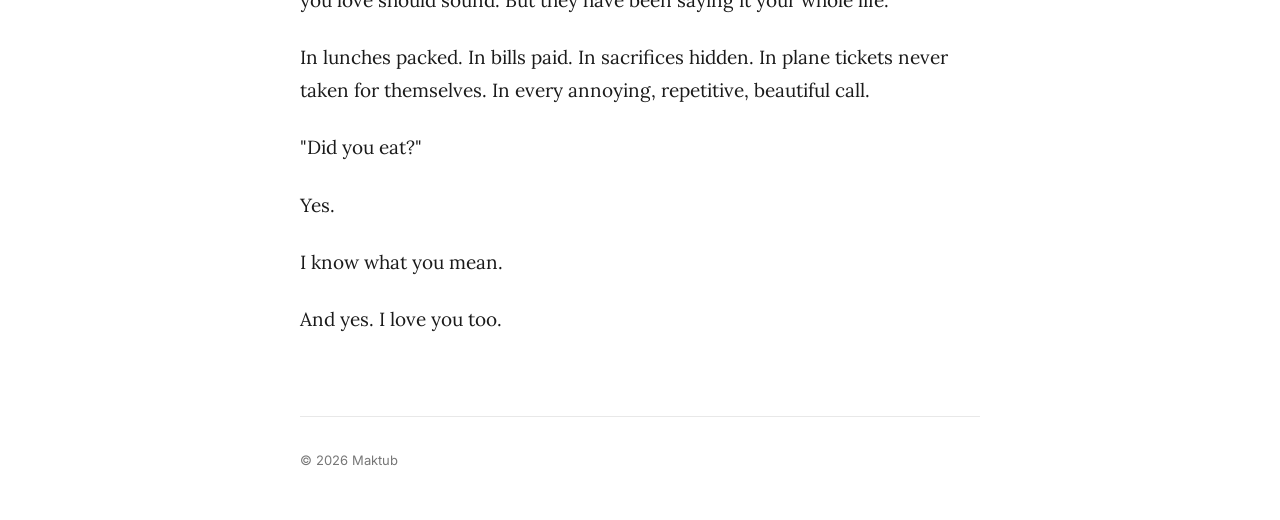
<file: articles/the-four-minute-phone-call.html>
<!DOCTYPE html>
<html lang="en">
<head>
  <meta charset="UTF-8">
  <meta name="viewport" content="width=device-width, initial-scale=1.0">
  <title>The Four-Minute Phone Call — Maktub</title>
  <link rel="stylesheet" href="../style.css">
</head>
<body>

  <nav>
    <a href="../index.html" class="nav-logo">Maktub</a>
    <div style="display:flex; align-items:center; gap:24px;">
      <ul class="nav-links">
        <li><a href="../index.html">Writing</a></li>
        <li><a href="../about.html">About</a></li>
      </ul>
      <button class="theme-toggle" onclick="toggleTheme()" title="Toggle dark mode">
        <span class="icon" id="theme-icon">☽</span>
      </button>
    </div>
  </nav>

  <main>

    <a href="../index.html" class="back-link">← All writing</a>

    <div class="article-header">
      <h1>The Four-Minute Phone Call</h1>
      <div class="meta">May 2026</div>
    </div>

    <div class="article-body">

      <p>There is a very specific kind of phone call that exists in immigrant families.</p>

      <p>It usually happens once a week.</p>

      <p>Sometimes more, if your mother has recently discovered voice notes and chosen violence.</p>

      <p>The call lasts somewhere between four and seven minutes, but emotionally, it contains the weight of thirty years, three countries, two unfinished arguments, and at least one sacrifice nobody is allowed to mention directly.</p>

      <p>It usually starts the same way.</p>

      <p>"Hello?"<br>
      "Yes, hello."<br>
      "Can you hear me?"<br>
      "Yes."<br>
      "Why are you sounding far?"<br>
      "I'm not far."<br>
      "You are sounding far."</p>

      <p>And just like that, the ritual begins.</p>

      <p>This is not a conversation.</p>

      <p>This is performance art.</p>

      <p>Because if you come from a diaspora family — whether Afghan, Iranian, Indian, Arab, Nigerian, Filipino, Mexican, Chinese, literally pick a continent — you know this call. Everyone has their own version, but spiritually, it is the same cinematic universe.</p>

      <p>Your parents call. You answer. Nobody says what they actually mean. And somehow, everyone hangs up both loved and mildly irritated.</p>

      <p>It is one of humanity's great traditions.</p>

      <p>When I lived on my own for school, my parents called every week. As all parents do. The conversation is four minutes long. The silence carries thirty years.</p>

      <p>They ask the same questions every time.</p>

      <p>"Did you eat?"<br>
      Yes.<br>
      "What did you eat?"<br>
      Food.<br>
      "Real food or nonsense?"<br>
      Already we are under attack.</p>

      <p>Because "Did you eat?" is never actually about food. It means: Are you taking care of yourself? Are you surviving? Are you remembering where you come from? Are you secretly living on iced coffee and bad decisions?</p>

      <p>It is parental Morse code.</p>

      <p>And then comes the financial investigation.</p>

      <p>"Are you saving money?"<br>
      No, because apparently rent believes in violence.<br>
      "Don't spend too much."<br>
      Thank you, I had not considered simply being rich.</p>

      <p>Immigrant parents treat money like it is both sacred and personally offended by your spending habits. You buy one coffee outside and suddenly you have dishonored three generations.</p>

      <p>"Seven dollars for coffee? We have coffee at home."</p>

      <p>Yes, but your coffee at home tastes like responsibility.</p>

      <p>Sometimes they ask about marriage. Casually. Like a sniper.</p>

      <p>"So… your friend got engaged."</p>

      <p>Ah yes, my weekly reminder that somewhere, an aunt is running a PowerPoint presentation on my failures.</p>

      <p>And if you are unmarried past a culturally suspicious age, every phone call becomes a performance review. No promotion. No spouse. Strong concerns from management.</p>

      <p>They ask about work.</p>

      <p>"How is your job?"<br>
      Fine.<br>
      "Just fine?"<br>
      Yes, because if I tell you the truth, we will both need therapy and neither of us believes in that.</p>

      <p>That's the funny thing. In these calls, the humor lives in what doesn't translate. Not just language — emotion.</p>

      <p>There are entire emotional ecosystems immigrant families communicate through side comments. Your mother saying, "You sound tired," means she has somehow detected spiritual exhaustion through Bluetooth. Your father asking, "Everything okay?" once, very quietly, means he has been worried for three weeks.</p>

      <p>But nobody says, "I miss you."<br>
      Nobody says, "I'm proud of you."<br>
      Nobody says, "I was scared when we moved here and I still don't know if I did it right."</p>

      <p>Instead, they say: "Wear a jacket."</p>

      <p>Which, translated properly, means: I would fight God himself if it kept you warm.</p>

      <p>This is why outsiders sometimes don't get it. They hear short calls and assume emotional distance. But no — this is intimacy in immigrant subtitles.</p>

      <p>Love is practical. Love is logistical. Love is your dad texting "car insurance due" as his version of a hug. Love is your mother mailing you containers of food like she is preparing you for war. Love is criticism disguised as concern disguised as criticism again.</p>

      <p>It is deeply confusing and somehow very effective.</p>

      <p>And then there is guilt.</p>

      <p>Oh, the guilt.</p>

      <p>Immigrant family guilt deserves Olympic recognition. No one weaponizes sacrifice with the elegance of a parent who crossed oceans. They don't even need to say it. Just one pause. One sigh. One "It's okay, don't worry about us."</p>

      <p>That sentence has destroyed stronger people than Zeus.</p>

      <p>Because suddenly you remember everything. The jobs they worked. The language barriers. The way they learned a country that did not wait for them. The way they made themselves smaller so your life could be bigger.</p>

      <p>And now they are asking if you ate lunch. And you are saying "yeah" while standing in your kitchen staring at a frozen burrito like it personally betrayed your ancestors.</p>

      <p>There is comedy in that. But also grief. Because diaspora life is weird like that. You are always living in two timelines. The life your parents survived. And the life they wanted for you. Sometimes those overlap beautifully. Sometimes they fight like two raccoons in an alley.</p>

      <p>You grow up translating documents before you fully understand taxes. You explain technology to people who explained survival to you. You become the bridge and then spend adulthood wondering why you feel like architecture.</p>

      <p>You belong everywhere and nowhere. At home, you are too Western. Outside, you are too foreign. At family parties, your relatives ask why your native language sounds like it is buffering.</p>

      <p>You are a walking subtitle.</p>

      <p>And somehow, all of that lives inside a four-minute phone call.</p>

      <p>That's why the silence matters. Because silence in immigrant families is never empty. It is packed. It holds the things nobody was taught how to say. Regret. Pride. Fear. Disappointment. Love so enormous it had to disguise itself as practical advice.</p>

      <p>Sometimes after the call ends, I just sit there for a second. Looking at the screen. Thinking about how strange it is that the people who would give me their organs still struggle to say "I'm proud of you" without sounding like they're filing taxes.</p>

      <p>And honestly? Same. Because maybe that's inherited too. Maybe emotional repression is the real family heirloom. Not jewelry. Not recipes. Just generational inability to say "I miss you" without bringing fruit.</p>

      <p>But I've started noticing something. As parents get older, the calls change. They repeat stories. They ask the same question twice. They say, "When are you visiting?" in a voice that sounds lighter than it is.</p>

      <p>And suddenly you realize these calls are not permanent.</p>

      <p>One day, there will be a last one. And you will not know it when it happens. It will just be another Tuesday. Another "Did you eat?" Another "Yes, I ate." Another "Okay, good."</p>

      <p>And then someday, silence. Real silence. Not the kind filled with unsaid love. The other kind.</p>

      <p>And that thought rearranges you.</p>

      <p>Because for years, we treat these calls like chores. Something to return later. Something to rush through. Something to answer while half-looking at emails. But one day, you would trade anything for one more boring four-minute call about soup. One more lecture about spending money. One more passive-aggressive weather warning. One more chance to hear love spoken badly but meant perfectly.</p>

      <p>That is the tragedy. And also the gift.</p>

      <p>Because once you realize it, the call changes. You stay on longer. You ask more questions. You let the silence sit instead of trying to escape it. You say "I love you" first, even if everyone reacts like you just joined a cult.</p>

      <p>You understand that your parents may never say it the way movies taught you love should sound. But they have been saying it your whole life.</p>

      <p>In lunches packed. In bills paid. In sacrifices hidden. In plane tickets never taken for themselves. In every annoying, repetitive, beautiful call.</p>

      <p>"Did you eat?"</p>

      <p>Yes.</p>

      <p>I know what you mean.</p>

      <p>And yes. I love you too.</p>

    </div>

  </main>

  <footer>
    &copy; 2026 Maktub
  </footer>

  <script>
    const icon = document.getElementById('theme-icon');
    if (localStorage.getItem('theme') === 'dark') {
      document.body.classList.add('dark');
      icon.textContent = '☀';
    }
    function toggleTheme() {
      document.body.classList.toggle('dark');
      const dark = document.body.classList.contains('dark');
      localStorage.setItem('theme', dark ? 'dark' : 'light');
      icon.textContent = dark ? '☀' : '☽';
    }
  </script>

</body>
</html>
</file>
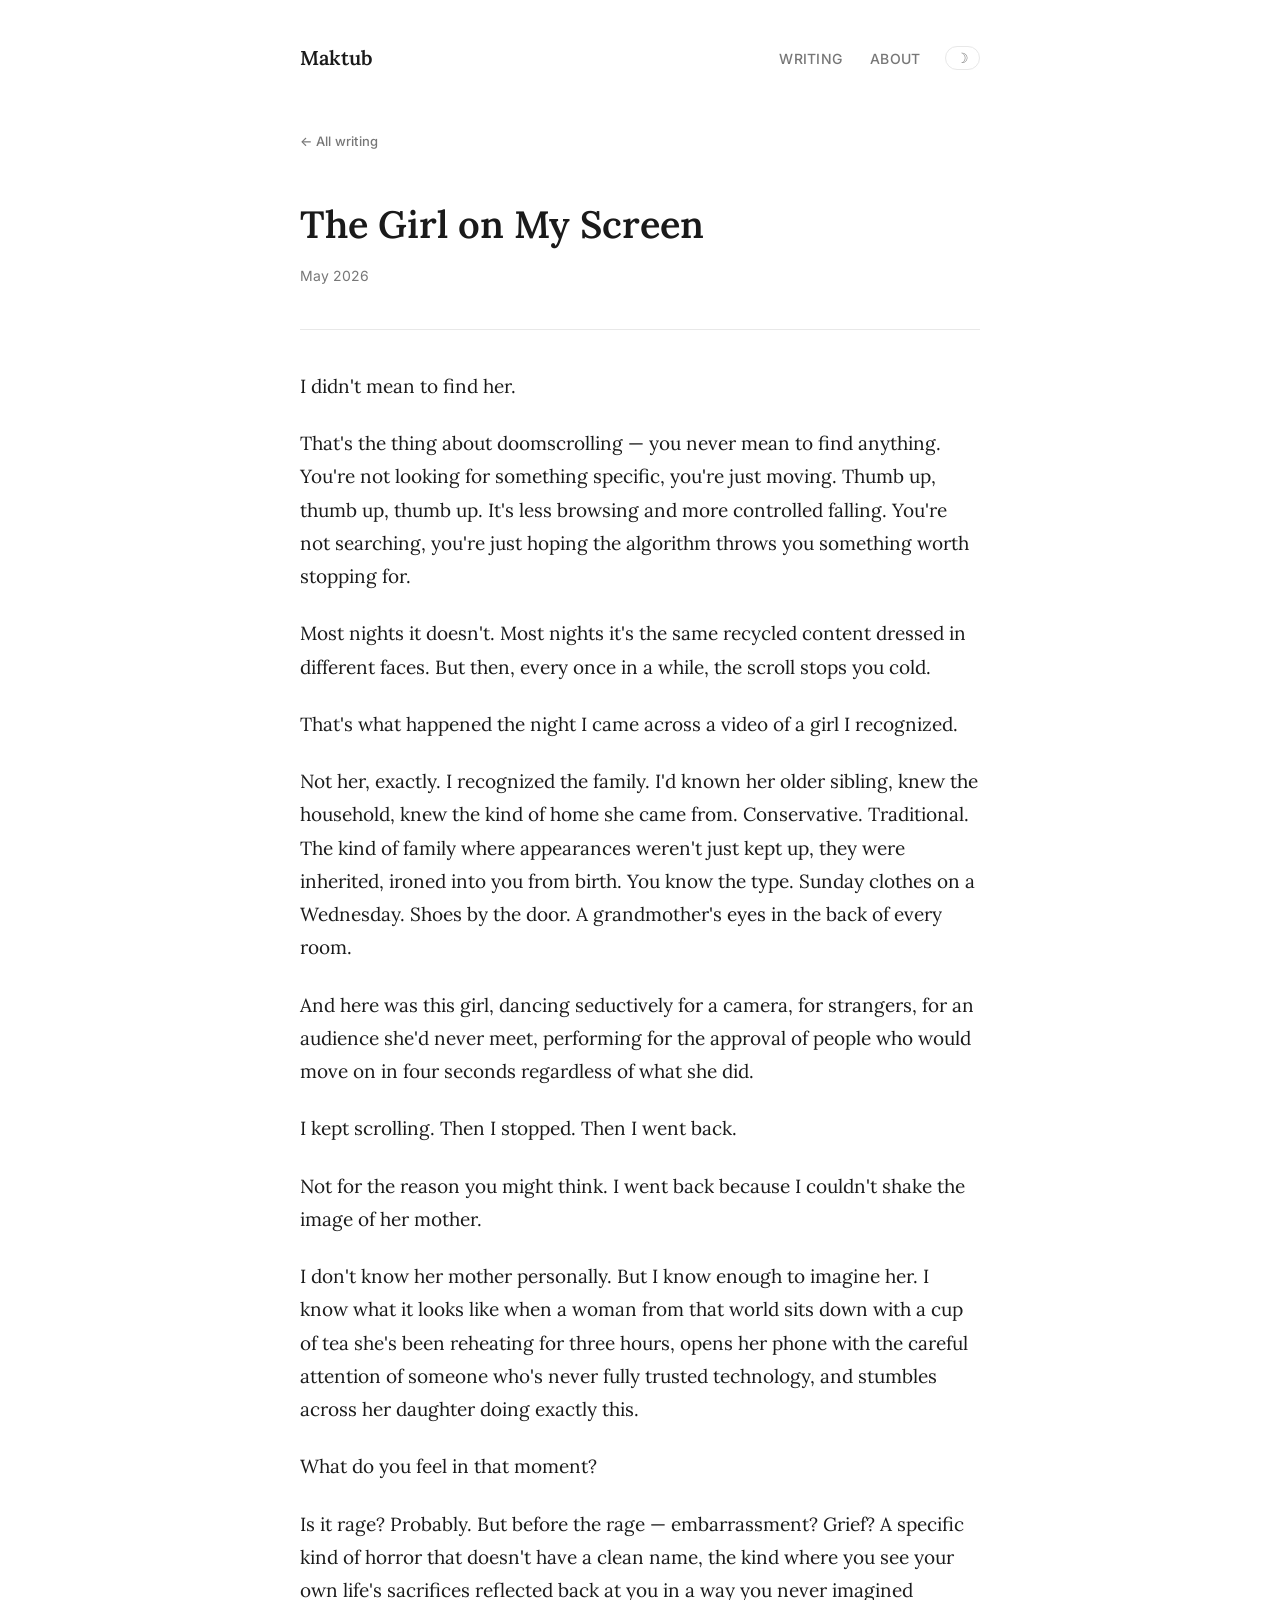
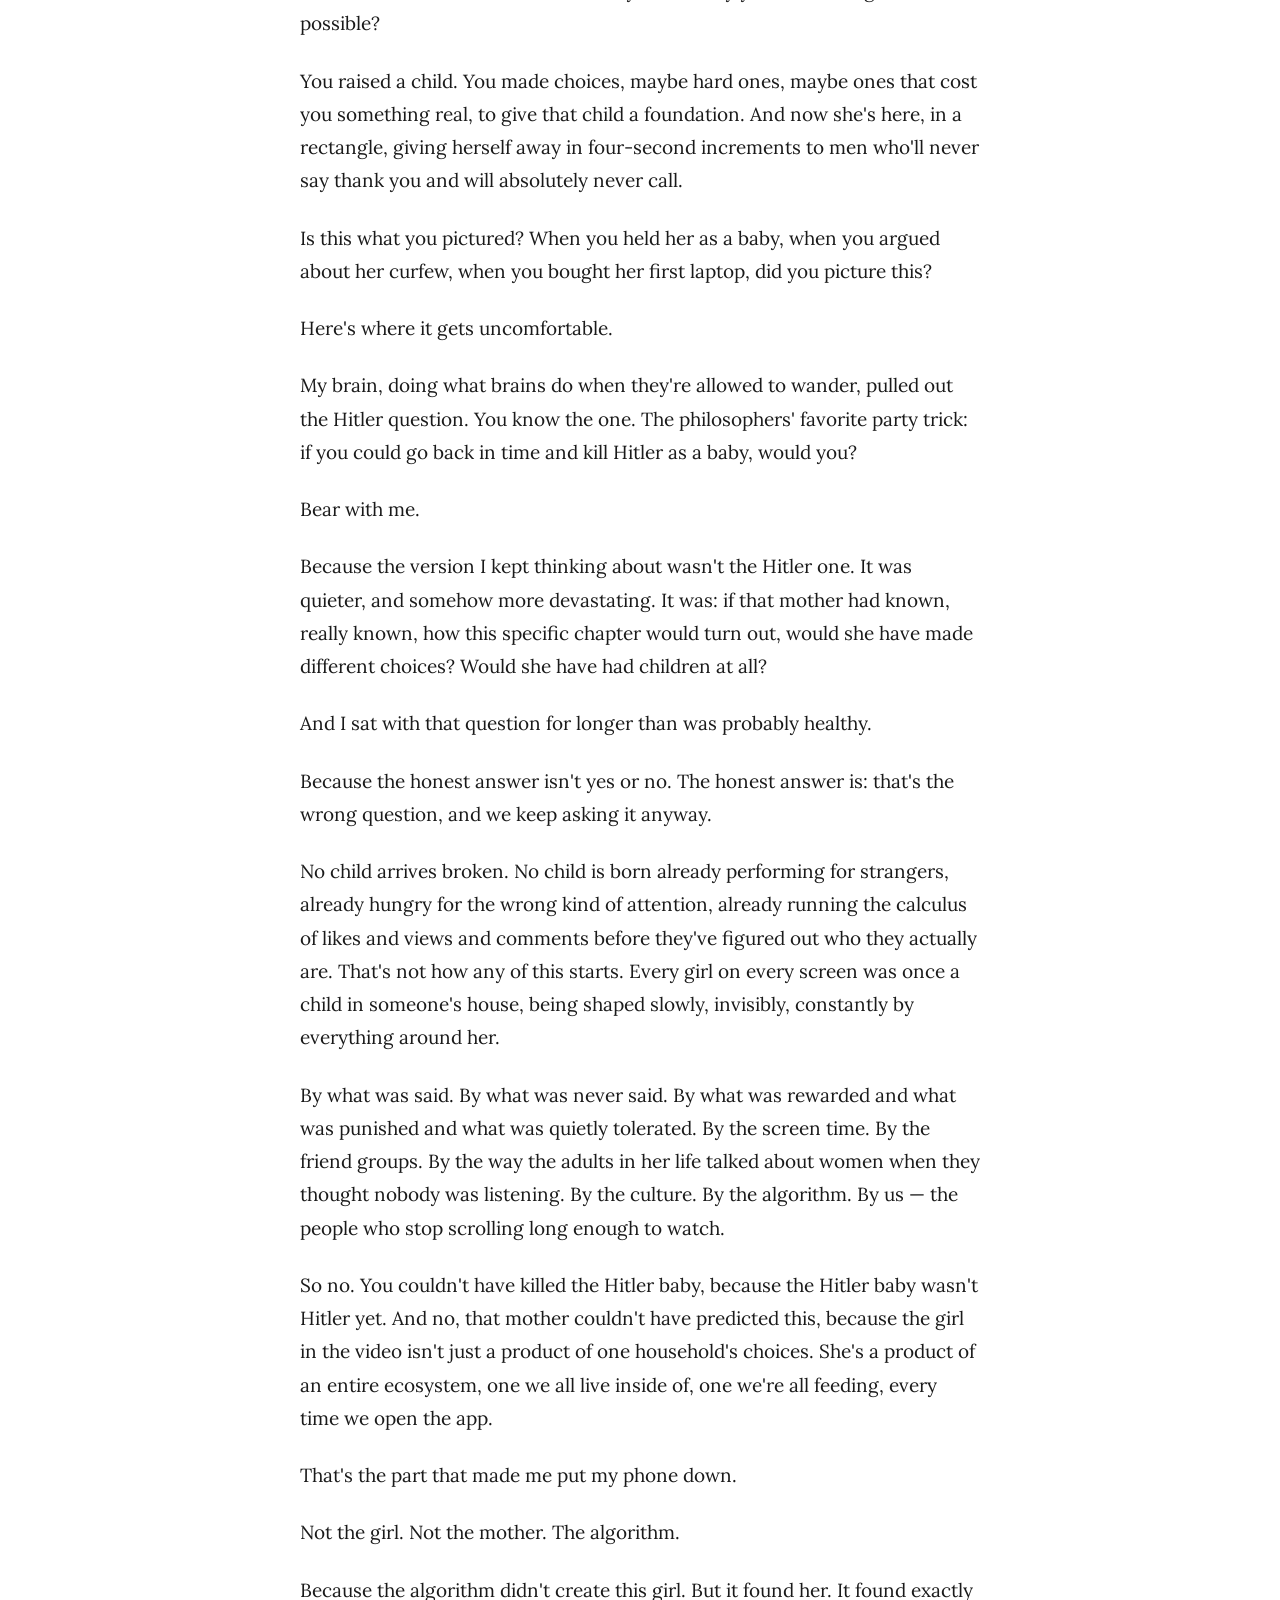
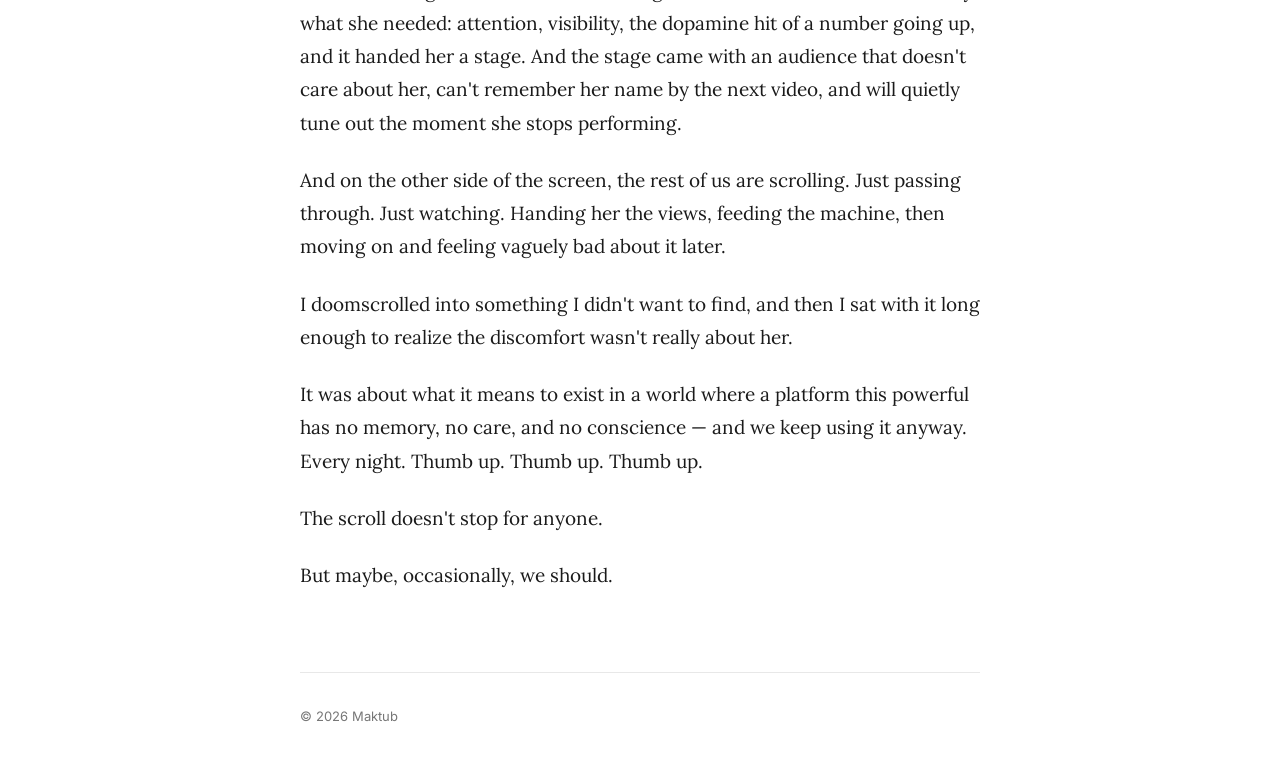
<file: articles/the-girl-on-my-screen.html>
<!DOCTYPE html>
<html lang="en">
<head>
  <meta charset="UTF-8">
  <meta name="viewport" content="width=device-width, initial-scale=1.0">
  <title>The Girl on My Screen — Maktub</title>
  <link rel="stylesheet" href="../style.css">
</head>
<body>

  <nav>
    <a href="../index.html" class="nav-logo">Maktub</a>
    <div style="display:flex; align-items:center; gap:24px;">
      <ul class="nav-links">
        <li><a href="../index.html">Writing</a></li>
        <li><a href="../about.html">About</a></li>
      </ul>
      <button class="theme-toggle" onclick="toggleTheme()" title="Toggle dark mode">
        <span class="icon" id="theme-icon">☽</span>
      </button>
    </div>
  </nav>

  <main>

    <a href="../index.html" class="back-link">← All writing</a>

    <div class="article-header">
      <h1>The Girl on My Screen</h1>
      <div class="meta">May 2026</div>
    </div>

    <div class="article-body">

      <p>I didn't mean to find her.</p>

      <p>That's the thing about doomscrolling — you never mean to find anything. You're not looking for something specific, you're just moving. Thumb up, thumb up, thumb up. It's less browsing and more controlled falling. You're not searching, you're just hoping the algorithm throws you something worth stopping for.</p>

      <p>Most nights it doesn't. Most nights it's the same recycled content dressed in different faces. But then, every once in a while, the scroll stops you cold.</p>

      <p>That's what happened the night I came across a video of a girl I recognized.</p>

      <p>Not her, exactly. I recognized the family. I'd known her older sibling, knew the household, knew the kind of home she came from. Conservative. Traditional. The kind of family where appearances weren't just kept up, they were inherited, ironed into you from birth. You know the type. Sunday clothes on a Wednesday. Shoes by the door. A grandmother's eyes in the back of every room.</p>

      <p>And here was this girl, dancing seductively for a camera, for strangers, for an audience she'd never meet, performing for the approval of people who would move on in four seconds regardless of what she did.</p>

      <p>I kept scrolling. Then I stopped. Then I went back.</p>

      <p>Not for the reason you might think. I went back because I couldn't shake the image of her mother.</p>

      <p>I don't know her mother personally. But I know enough to imagine her. I know what it looks like when a woman from that world sits down with a cup of tea she's been reheating for three hours, opens her phone with the careful attention of someone who's never fully trusted technology, and stumbles across her daughter doing exactly this.</p>

      <p>What do you feel in that moment?</p>

      <p>Is it rage? Probably. But before the rage — embarrassment? Grief? A specific kind of horror that doesn't have a clean name, the kind where you see your own life's sacrifices reflected back at you in a way you never imagined possible?</p>

      <p>You raised a child. You made choices, maybe hard ones, maybe ones that cost you something real, to give that child a foundation. And now she's here, in a rectangle, giving herself away in four-second increments to men who'll never say thank you and will absolutely never call.</p>

      <p>Is this what you pictured? When you held her as a baby, when you argued about her curfew, when you bought her first laptop, did you picture this?</p>

      <p>Here's where it gets uncomfortable.</p>

      <p>My brain, doing what brains do when they're allowed to wander, pulled out the Hitler question. You know the one. The philosophers' favorite party trick: if you could go back in time and kill Hitler as a baby, would you?</p>

      <p>Bear with me.</p>

      <p>Because the version I kept thinking about wasn't the Hitler one. It was quieter, and somehow more devastating. It was: if that mother had known, really known, how this specific chapter would turn out, would she have made different choices? Would she have had children at all?</p>

      <p>And I sat with that question for longer than was probably healthy.</p>

      <p>Because the honest answer isn't yes or no. The honest answer is: that's the wrong question, and we keep asking it anyway.</p>

      <p>No child arrives broken. No child is born already performing for strangers, already hungry for the wrong kind of attention, already running the calculus of likes and views and comments before they've figured out who they actually are. That's not how any of this starts. Every girl on every screen was once a child in someone's house, being shaped slowly, invisibly, constantly by everything around her.</p>

      <p>By what was said. By what was never said. By what was rewarded and what was punished and what was quietly tolerated. By the screen time. By the friend groups. By the way the adults in her life talked about women when they thought nobody was listening. By the culture. By the algorithm. By us — the people who stop scrolling long enough to watch.</p>

      <p>So no. You couldn't have killed the Hitler baby, because the Hitler baby wasn't Hitler yet. And no, that mother couldn't have predicted this, because the girl in the video isn't just a product of one household's choices. She's a product of an entire ecosystem, one we all live inside of, one we're all feeding, every time we open the app.</p>

      <p>That's the part that made me put my phone down.</p>

      <p>Not the girl. Not the mother. The algorithm.</p>

      <p>Because the algorithm didn't create this girl. But it found her. It found exactly what she needed: attention, visibility, the dopamine hit of a number going up, and it handed her a stage. And the stage came with an audience that doesn't care about her, can't remember her name by the next video, and will quietly tune out the moment she stops performing.</p>

      <p>And on the other side of the screen, the rest of us are scrolling. Just passing through. Just watching. Handing her the views, feeding the machine, then moving on and feeling vaguely bad about it later.</p>

      <p>I doomscrolled into something I didn't want to find, and then I sat with it long enough to realize the discomfort wasn't really about her.</p>

      <p>It was about what it means to exist in a world where a platform this powerful has no memory, no care, and no conscience — and we keep using it anyway. Every night. Thumb up. Thumb up. Thumb up.</p>

      <p>The scroll doesn't stop for anyone.</p>

      <p>But maybe, occasionally, we should.</p>

    </div>

  </main>

  <footer>
    &copy; 2026 Maktub
  </footer>

  <script>
    const icon = document.getElementById('theme-icon');
    if (localStorage.getItem('theme') === 'dark') {
      document.body.classList.add('dark');
      icon.textContent = '☀';
    }
    function toggleTheme() {
      document.body.classList.toggle('dark');
      const dark = document.body.classList.contains('dark');
      localStorage.setItem('theme', dark ? 'dark' : 'light');
      icon.textContent = dark ? '☀' : '☽';
    }
  </script>

</body>
</html>
</file>
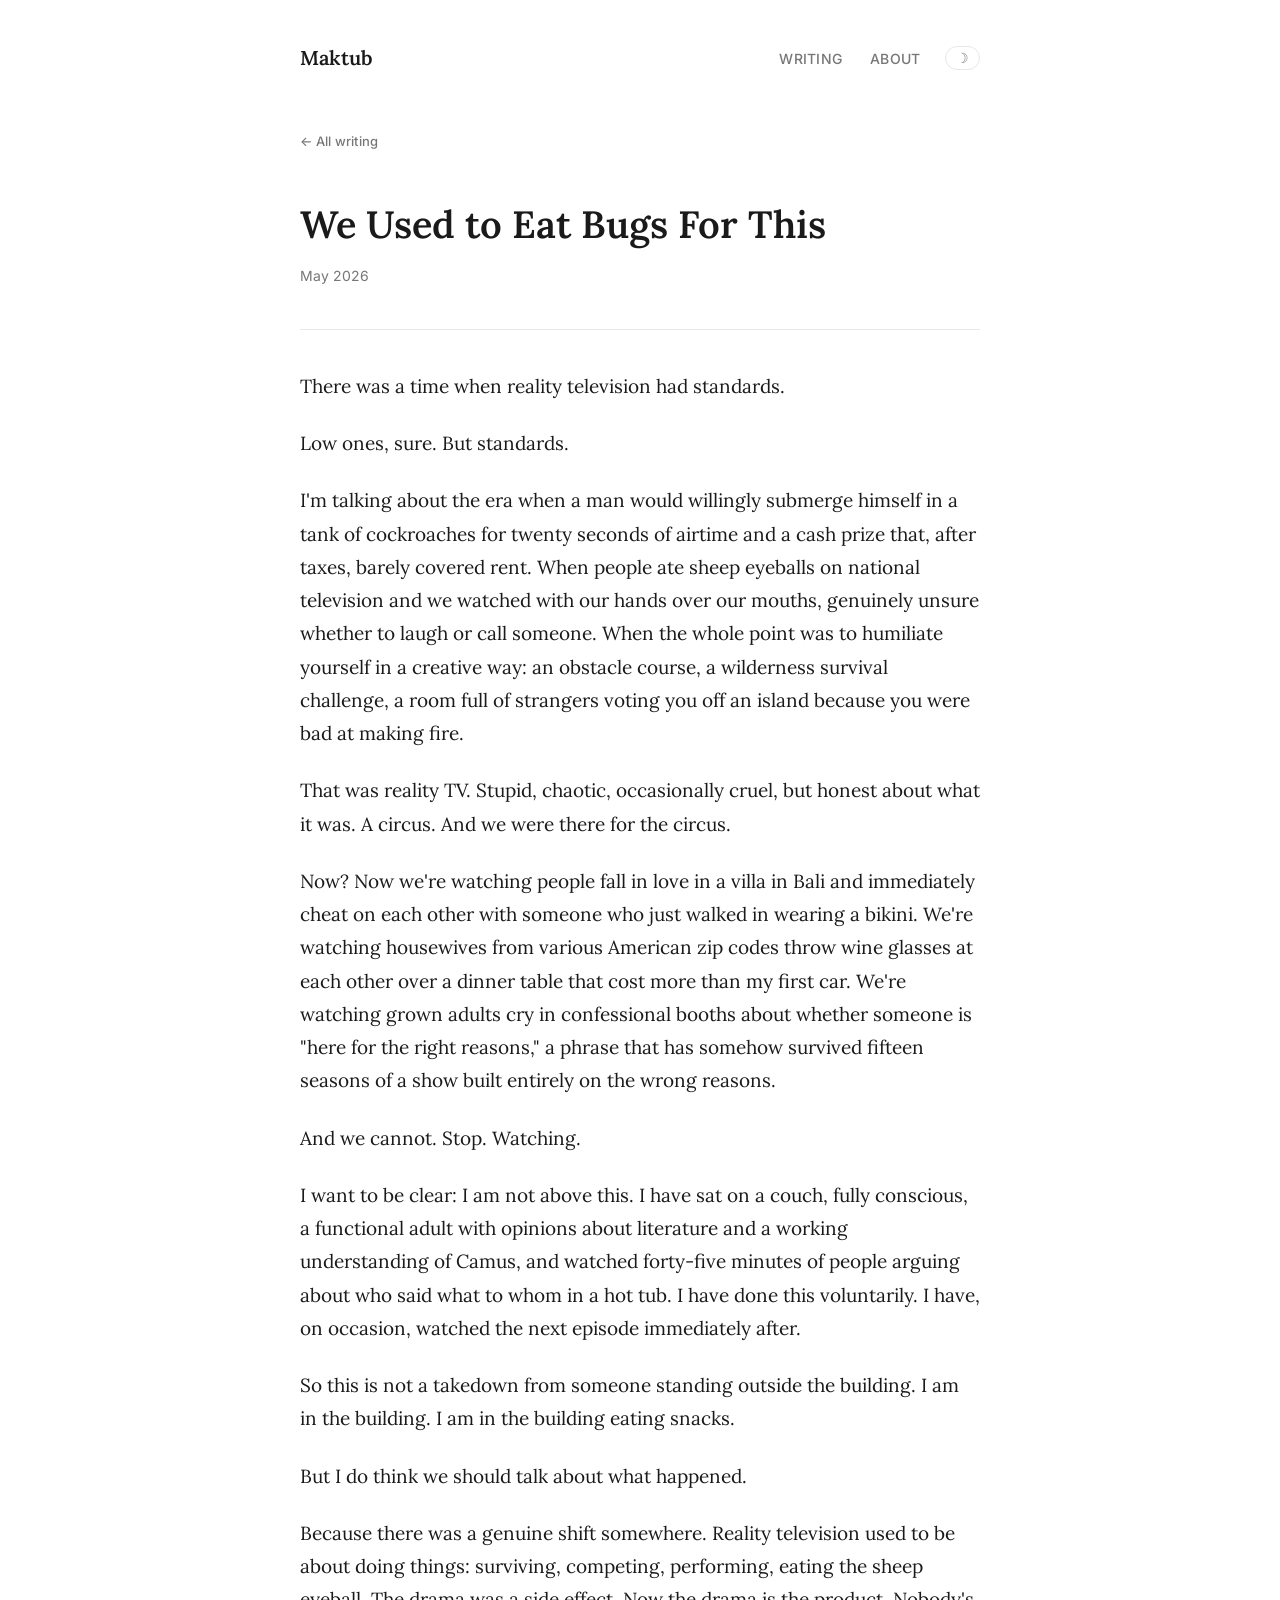
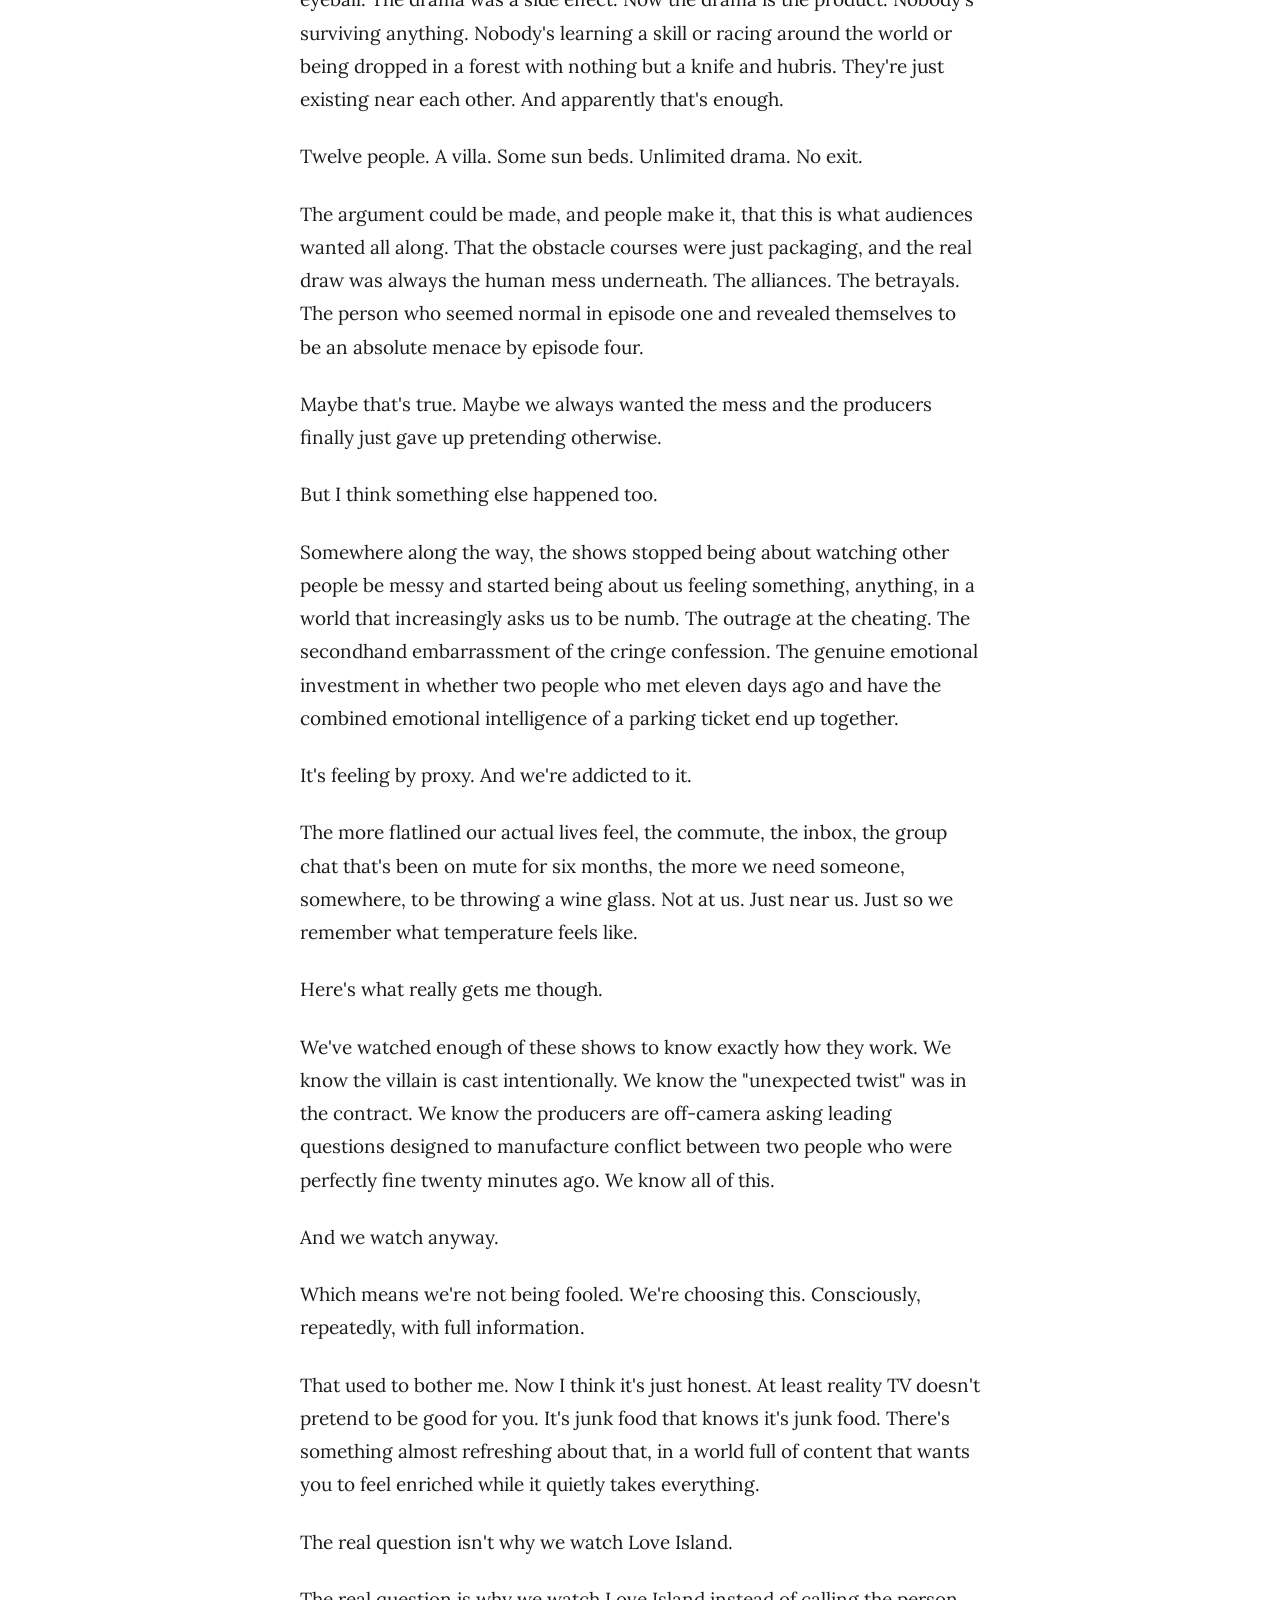
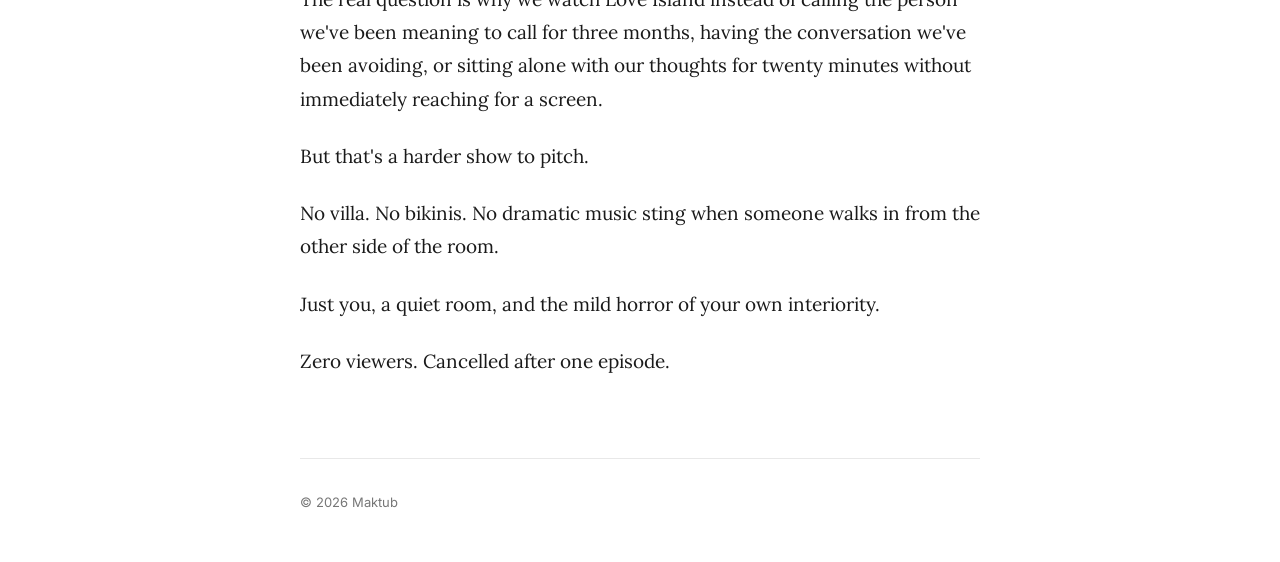
<file: articles/we-used-to-eat-bugs-for-this.html>
<!DOCTYPE html>
<html lang="en">
<head>
  <meta charset="UTF-8">
  <meta name="viewport" content="width=device-width, initial-scale=1.0">
  <title>We Used to Eat Bugs For This — Maktub</title>
  <link rel="stylesheet" href="../style.css">
</head>
<body>

  <nav>
    <a href="../index.html" class="nav-logo">Maktub</a>
    <div style="display:flex; align-items:center; gap:24px;">
      <ul class="nav-links">
        <li><a href="../index.html">Writing</a></li>
        <li><a href="../about.html">About</a></li>
      </ul>
      <button class="theme-toggle" onclick="toggleTheme()" title="Toggle dark mode">
        <span class="icon" id="theme-icon">☽</span>
      </button>
    </div>
  </nav>

  <main>

    <a href="../index.html" class="back-link">← All writing</a>

    <div class="article-header">
      <h1>We Used to Eat Bugs For This</h1>
      <div class="meta">May 2026</div>
    </div>

    <div class="article-body">

      <p>There was a time when reality television had standards.</p>

      <p>Low ones, sure. But standards.</p>

      <p>I'm talking about the era when a man would willingly submerge himself in a tank of cockroaches for twenty seconds of airtime and a cash prize that, after taxes, barely covered rent. When people ate sheep eyeballs on national television and we watched with our hands over our mouths, genuinely unsure whether to laugh or call someone. When the whole point was to humiliate yourself in a creative way: an obstacle course, a wilderness survival challenge, a room full of strangers voting you off an island because you were bad at making fire.</p>

      <p>That was reality TV. Stupid, chaotic, occasionally cruel, but honest about what it was. A circus. And we were there for the circus.</p>

      <p>Now? Now we're watching people fall in love in a villa in Bali and immediately cheat on each other with someone who just walked in wearing a bikini. We're watching housewives from various American zip codes throw wine glasses at each other over a dinner table that cost more than my first car. We're watching grown adults cry in confessional booths about whether someone is "here for the right reasons," a phrase that has somehow survived fifteen seasons of a show built entirely on the wrong reasons.</p>

      <p>And we cannot. Stop. Watching.</p>

      <p>I want to be clear: I am not above this. I have sat on a couch, fully conscious, a functional adult with opinions about literature and a working understanding of Camus, and watched forty-five minutes of people arguing about who said what to whom in a hot tub. I have done this voluntarily. I have, on occasion, watched the next episode immediately after.</p>

      <p>So this is not a takedown from someone standing outside the building. I am in the building. I am in the building eating snacks.</p>

      <p>But I do think we should talk about what happened.</p>

      <p>Because there was a genuine shift somewhere. Reality television used to be about doing things: surviving, competing, performing, eating the sheep eyeball. The drama was a side effect. Now the drama is the product. Nobody's surviving anything. Nobody's learning a skill or racing around the world or being dropped in a forest with nothing but a knife and hubris. They're just existing near each other. And apparently that's enough.</p>

      <p>Twelve people. A villa. Some sun beds. Unlimited drama. No exit.</p>

      <p>The argument could be made, and people make it, that this is what audiences wanted all along. That the obstacle courses were just packaging, and the real draw was always the human mess underneath. The alliances. The betrayals. The person who seemed normal in episode one and revealed themselves to be an absolute menace by episode four.</p>

      <p>Maybe that's true. Maybe we always wanted the mess and the producers finally just gave up pretending otherwise.</p>

      <p>But I think something else happened too.</p>

      <p>Somewhere along the way, the shows stopped being about watching other people be messy and started being about us feeling something, anything, in a world that increasingly asks us to be numb. The outrage at the cheating. The secondhand embarrassment of the cringe confession. The genuine emotional investment in whether two people who met eleven days ago and have the combined emotional intelligence of a parking ticket end up together.</p>

      <p>It's feeling by proxy. And we're addicted to it.</p>

      <p>The more flatlined our actual lives feel, the commute, the inbox, the group chat that's been on mute for six months, the more we need someone, somewhere, to be throwing a wine glass. Not at us. Just near us. Just so we remember what temperature feels like.</p>

      <p>Here's what really gets me though.</p>

      <p>We've watched enough of these shows to know exactly how they work. We know the villain is cast intentionally. We know the "unexpected twist" was in the contract. We know the producers are off-camera asking leading questions designed to manufacture conflict between two people who were perfectly fine twenty minutes ago. We know all of this.</p>

      <p>And we watch anyway.</p>

      <p>Which means we're not being fooled. We're choosing this. Consciously, repeatedly, with full information.</p>

      <p>That used to bother me. Now I think it's just honest. At least reality TV doesn't pretend to be good for you. It's junk food that knows it's junk food. There's something almost refreshing about that, in a world full of content that wants you to feel enriched while it quietly takes everything.</p>

      <p>The real question isn't why we watch Love Island.</p>

      <p>The real question is why we watch Love Island instead of calling the person we've been meaning to call for three months, having the conversation we've been avoiding, or sitting alone with our thoughts for twenty minutes without immediately reaching for a screen.</p>

      <p>But that's a harder show to pitch.</p>

      <p>No villa. No bikinis. No dramatic music sting when someone walks in from the other side of the room.</p>

      <p>Just you, a quiet room, and the mild horror of your own interiority.</p>

      <p>Zero viewers. Cancelled after one episode.</p>

    </div>

  </main>

  <footer>
    &copy; 2026 Maktub
  </footer>

  <script>
    const icon = document.getElementById('theme-icon');
    if (localStorage.getItem('theme') === 'dark') {
      document.body.classList.add('dark');
      icon.textContent = '☀';
    }
    function toggleTheme() {
      document.body.classList.toggle('dark');
      const dark = document.body.classList.contains('dark');
      localStorage.setItem('theme', dark ? 'dark' : 'light');
      icon.textContent = dark ? '☀' : '☽';
    }
  </script>

</body>
</html>
</file>
<file: style.css>
@import url('https://fonts.googleapis.com/css2?family=Lora:ital,wght@0,400;0,600;1,400&family=Inter:wght@400;500&display=swap');

*, *::before, *::after {
  box-sizing: border-box;
  margin: 0;
  padding: 0;
}

:root {
  --text: #1a1a1a;
  --muted: #777;
  --border: #e8e8e8;
  --bg: #ffffff;
  --surface: #f9f9f9;
  --excerpt: #555;
  --hero-p: #444;
  --max: 680px;
}

body.dark {
  --text: #e8e8e8;
  --muted: #888;
  --border: #2e2e2e;
  --bg: #111111;
  --surface: #1a1a1a;
  --excerpt: #aaa;
  --hero-p: #bbb;
}

body {
  font-family: 'Lora', Georgia, serif;
  font-size: 19px;
  line-height: 1.75;
  color: var(--text);
  background: var(--bg);
  padding: 0 24px;
  transition: background 0.2s, color 0.2s;
}

/* NAV */
nav {
  max-width: var(--max);
  margin: 0 auto;
  padding: 40px 0 48px;
  display: flex;
  justify-content: space-between;
  align-items: center;
}

.nav-left {
  display: flex;
  align-items: center;
  gap: 20px;
}

.nav-logo {
  font-family: 'Lora', serif;
  font-weight: 600;
  font-size: 20px;
  color: var(--text);
  text-decoration: none;
}

.nav-links {
  display: flex;
  gap: 28px;
  list-style: none;
  align-items: center;
}

.nav-links a {
  font-family: 'Inter', sans-serif;
  font-size: 14px;
  font-weight: 500;
  color: var(--muted);
  text-decoration: none;
  letter-spacing: 0.02em;
  text-transform: uppercase;
}

.nav-links a:hover {
  color: var(--text);
}

/* DARK MODE TOGGLE */
.theme-toggle {
  background: none;
  border: 1px solid var(--border);
  border-radius: 20px;
  padding: 4px 10px;
  cursor: pointer;
  font-size: 15px;
  color: var(--muted);
  transition: border-color 0.2s, color 0.2s;
  line-height: 1;
  display: flex;
  align-items: center;
  gap: 5px;
  font-family: 'Inter', sans-serif;
  font-size: 12px;
  font-weight: 500;
  letter-spacing: 0.03em;
}

.theme-toggle:hover {
  color: var(--text);
  border-color: var(--text);
}

.theme-toggle .icon {
  font-size: 14px;
}

/* MAIN CONTAINER */
main {
  max-width: var(--max);
  margin: 0 auto;
}

/* HOMEPAGE HERO */
.hero {
  padding-bottom: 64px;
  border-bottom: 1px solid var(--border);
  margin-bottom: 64px;
}

.hero h1 {
  font-size: 36px;
  font-weight: 600;
  line-height: 1.3;
  margin-bottom: 20px;
}

.hero p {
  color: var(--hero-p);
  font-size: 18px;
}

/* ARTICLE LIST */
.articles-section h2 {
  font-family: 'Inter', sans-serif;
  font-size: 11px;
  font-weight: 500;
  letter-spacing: 0.12em;
  text-transform: uppercase;
  color: var(--muted);
  margin-bottom: 32px;
}

.article-list {
  list-style: none;
}

.article-list li {
  padding: 28px 0;
  border-bottom: 1px solid var(--border);
}

.article-list li:first-child {
  border-top: 1px solid var(--border);
}

.article-list a {
  text-decoration: none;
  color: var(--text);
  display: block;
}

.article-list a:hover .article-title {
  text-decoration: underline;
  text-decoration-color: var(--border);
  text-underline-offset: 4px;
}

.article-title {
  font-size: 20px;
  font-weight: 600;
  margin-bottom: 6px;
  line-height: 1.35;
}

.article-meta {
  font-family: 'Inter', sans-serif;
  font-size: 13px;
  color: var(--muted);
  margin-bottom: 10px;
}

.article-excerpt {
  font-size: 16px;
  color: var(--excerpt);
  line-height: 1.6;
}

/* ARTICLE PAGE */
.article-header {
  padding-bottom: 40px;
  margin-bottom: 40px;
  border-bottom: 1px solid var(--border);
}

.article-header h1 {
  font-size: 38px;
  font-weight: 600;
  line-height: 1.25;
  margin-bottom: 16px;
}

.article-header .meta {
  font-family: 'Inter', sans-serif;
  font-size: 14px;
  color: var(--muted);
}

.article-body p {
  margin-bottom: 24px;
}

.article-body em {
  font-style: italic;
}

.article-body blockquote {
  border-left: 3px solid var(--border);
  padding-left: 20px;
  color: var(--muted);
  margin: 32px 0;
}

.back-link {
  display: inline-block;
  font-family: 'Inter', sans-serif;
  font-size: 13px;
  font-weight: 500;
  color: var(--muted);
  text-decoration: none;
  letter-spacing: 0.02em;
  margin-bottom: 48px;
}

.back-link:hover {
  color: var(--text);
}

/* ABOUT PAGE */
.about-header {
  margin-bottom: 40px;
}

.about-header h1 {
  font-size: 36px;
  font-weight: 600;
  margin-bottom: 8px;
}

.about-header .subtitle {
  font-family: 'Inter', sans-serif;
  font-size: 14px;
  color: var(--muted);
}

.about-body p {
  margin-bottom: 24px;
}

/* FOOTER */
footer {
  max-width: var(--max);
  margin: 80px auto 48px;
  padding-top: 32px;
  border-top: 1px solid var(--border);
  font-family: 'Inter', sans-serif;
  font-size: 13px;
  color: var(--muted);
}

/* RESPONSIVE */
@media (max-width: 600px) {
  body { font-size: 17px; }
  .hero h1 { font-size: 28px; }
  .article-header h1 { font-size: 28px; }
  nav { padding: 28px 0 36px; }
  .nav-links { gap: 18px; }
}
</file>
